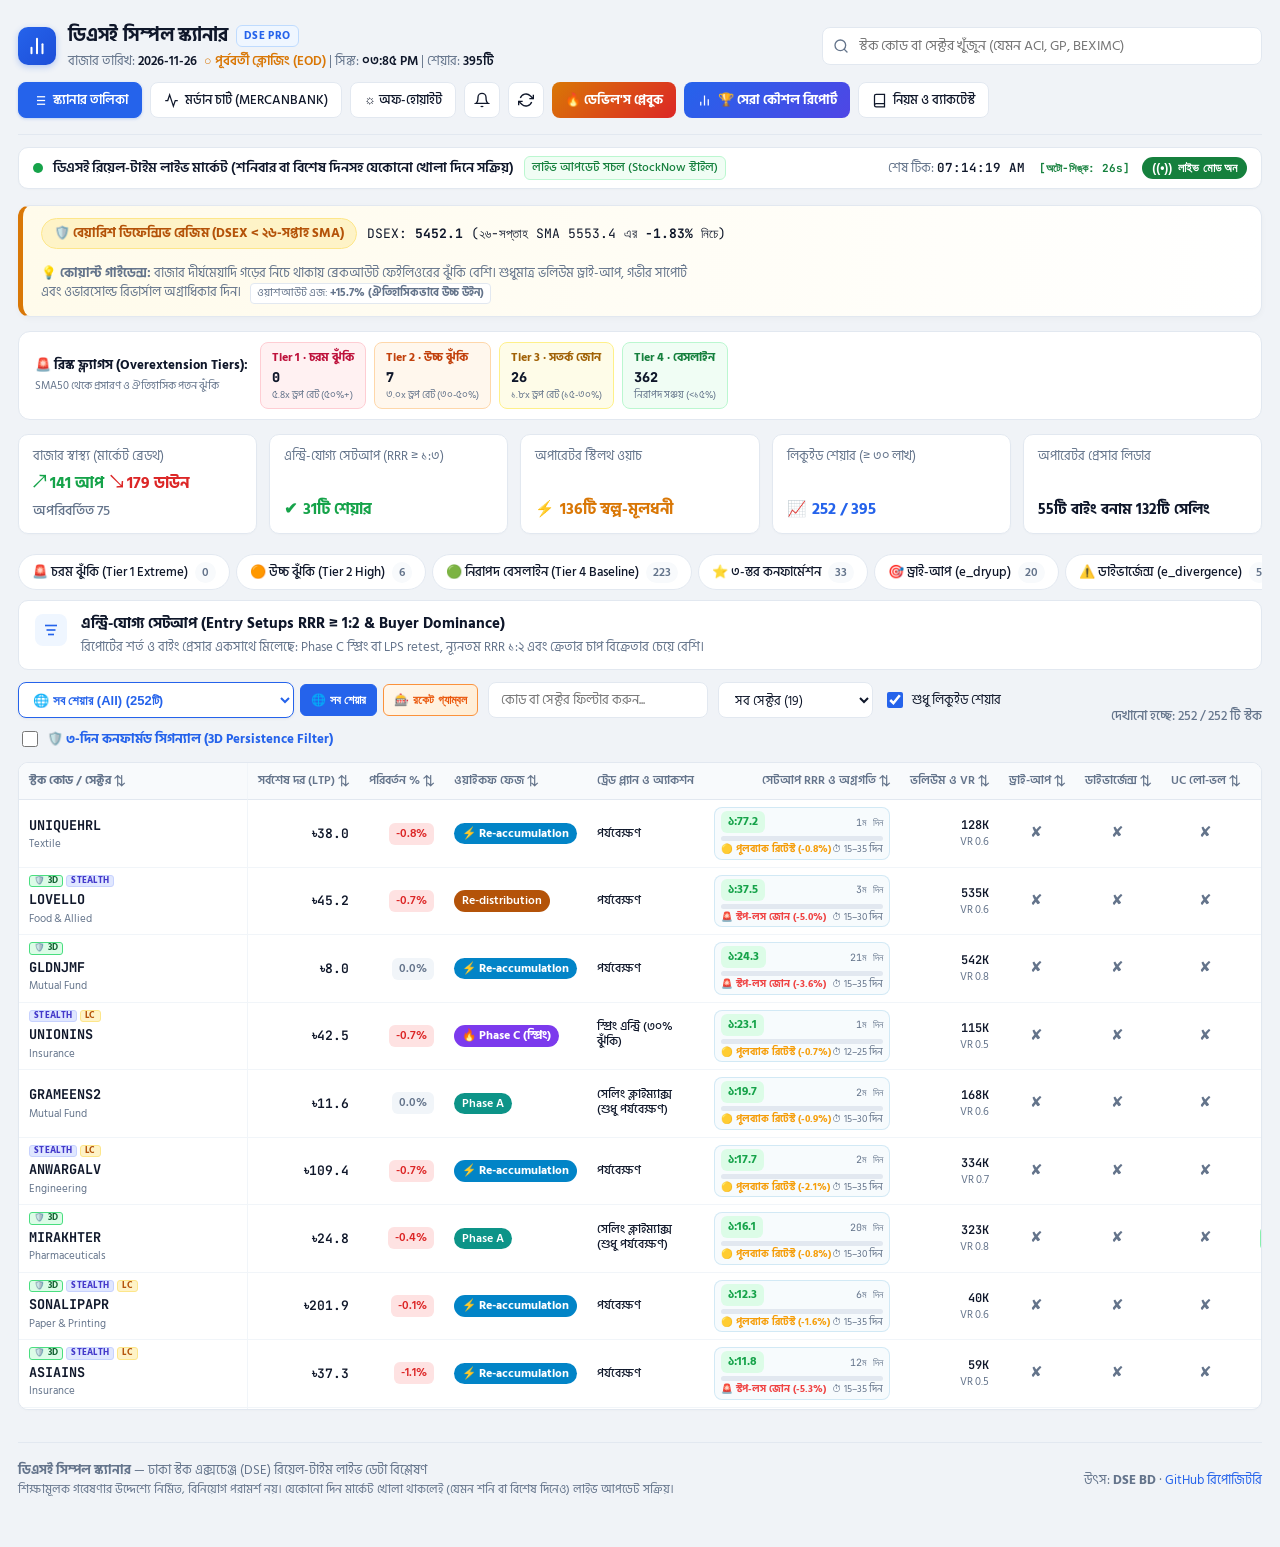
<file: docs/index.html>
<!DOCTYPE html>
<html lang="bn">
<head>
  <meta charset="utf-8">
  <meta name="viewport" content="width=device-width, initial-scale=1, viewport-fit=cover">
  <title>ডিএসই সিম্পল স্ক্যানার</title>
  <meta name="description" content="ঢাকা স্টক এক্সচেঞ্জ (DSE) রিয়েল-টাইম লাইভ ডেটা বিশ্লেষণ, ওয়াইকফ ফেজ, স্মার্ট মানি এবং বাইং/সেলিং প্রেসার স্ক্যানার।" />
  <meta property="og:title" content="ডিএসই সিম্পল স্ক্যানার" />
  <meta property="og:description" content="ঢাকা স্টক এক্সচেঞ্জ (DSE) রিয়েল-টাইম লাইভ ডেটা বিশ্লেষণ, ওয়াইকফ ফেজ, স্মার্ট মানি এবং বাইং/সেলিং প্রেসার স্ক্যানার।" />
  <meta property="og:type" content="website" />
  <meta name="twitter:card" content="summary_large_image" />
  <link rel="preconnect" href="https://fonts.googleapis.com">
  <link rel="preconnect" href="https://fonts.gstatic.com" crossorigin>
  <link href="https://fonts.googleapis.com/css2?family=Hind+Siliguri:wght@400;500;600;700&family=Tiro+Bangla:ital@0;1&family=JetBrains+Mono:wght@400;500;600&display=swap" rel="stylesheet">
  <style>
    :root {
      box-sizing: border-box;
      padding-top: env(safe-area-inset-top, 0px);
      padding-bottom: env(safe-area-inset-bottom, 0px);
      --bg: #f0f3f7;
      --card: #ffffff;
      --ink: #0f172a;
      --muted: #64748b;
      --line: #e2e8f0;
      --line-subtle: #f1f5f9;
      --head: #f8fafc;
      --accent: #2563eb;
      --accent-ink: #ffffff;
      --accent-soft: #eff6ff;
      --accent-border: #bfdbfe;
      --up: #16a34a;
      --up-soft: #dcfce7;
      --down: #dc2626;
      --down-soft: #fee2e2;
      --warn: #d97706;
      --warn-soft: #fef3c7;
      --flat: #64748b;
      --flat-soft: #f1f5f9;
      --pa: #0d9488;
      --pb: #0284c7;
      --pc: #7c3aed;
      --pd: #16a34a;
      --pe: #059669;
      --reacc: #10b981;
      --distribution: #d97706;
      --redist: #b45309;
      --markdown: #dc2626;
      --sma20: #ea580c;
      --sma50: #2563eb;
      --font-sans: 'Hind Siliguri', -apple-system, BlinkMacSystemFont, 'Segoe UI', Roboto, sans-serif;
      --font-mono: 'JetBrains Mono', ui-monospace, Menlo, Consolas, monospace;
    }

    :root[data-theme="light"] {
      --bg: #ffffff;
      --card: #ffffff;
      --head: #f8fafc;
      --line: #e5e7eb;
      --line-subtle: #f3f4f6;
    }

    :root[data-theme="dark"] {
      --bg: #090d16;
      --card: #111827;
      --ink: #f1f5f9;
      --muted: #94a3b8;
      --line: #1e293b;
      --line-subtle: #172033;
      --head: #162032;
      --accent: #3b82f6;
      --accent-soft: #1e293b;
      --accent-border: #2563eb;
      --up: #22c55e;
      --up-soft: #14532d33;
      --down: #ef4444;
      --down-soft: #7f1d1d33;
      --warn: #f59e0b;
      --warn-soft: #78350f33;
      --flat-soft: #1e293b;
    }

    *, *::before, *::after { box-sizing: inherit; }
    body {
      margin: 0;
      background: var(--bg);
      color: var(--ink);
      font-family: var(--font-sans);
      font-size: 14.5px;
      line-height: 1.5;
      font-variant-numeric: tabular-nums;
      -webkit-font-smoothing: antialiased;
    }

    .app-wrap {
      max-width: 1480px;
      margin: 0 auto;
      padding: 12px 18px 48px;
    }

    /* Top Bar */
    header.top-bar {
      display: flex;
      flex-wrap: wrap;
      align-items: center;
      justify-content: space-between;
      gap: 12px 20px;
      padding: 10px 0 16px;
      border-bottom: 1px solid var(--line);
    }
    .brand-group {
      display: flex;
      align-items: center;
      gap: 12px;
    }
    .brand-icon {
      width: 38px;
      height: 38px;
      background: linear-gradient(135deg, #2563eb, #1d4ed8);
      border-radius: 10px;
      display: flex;
      align-items: center;
      justify-content: center;
      color: #fff;
      box-shadow: 0 2px 6px rgba(37,99,235,0.3);
      flex-shrink: 0;
    }
    .brand-text h1 {
      margin: 0;
      font-size: 19px;
      font-weight: 700;
      display: flex;
      align-items: center;
      gap: 8px;
      letter-spacing: -0.01em;
    }
    .pro-badge {
      font-size: 10.5px;
      font-weight: 700;
      padding: 2px 7px;
      border-radius: 6px;
      background: var(--accent-soft);
      color: var(--accent);
      border: 1px solid var(--accent-border);
      letter-spacing: 0.04em;
    }
    .meta-subtitle {
      font-size: 12.5px;
      color: var(--muted);
      margin-top: 1px;
    }
    .meta-subtitle b {
      color: var(--ink);
      font-weight: 600;
    }

    .header-search {
      flex: 1 1 280px;
      max-width: 440px;
      position: relative;
    }
    .header-search input {
      width: 100%;
      height: 38px;
      padding: 6px 12px 6px 36px;
      border: 1px solid var(--line);
      border-radius: 8px;
      background: var(--card);
      color: var(--ink);
      font-family: inherit;
      font-size: 13.5px;
      outline: none;
      transition: border-color .15s, box-shadow .15s;
    }
    .header-search input:focus {
      border-color: var(--accent);
      box-shadow: 0 0 0 3px rgba(37,99,235,0.12);
    }
    .header-search svg {
      position: absolute;
      left: 11px;
      top: 50%;
      transform: translateY(-50%);
      color: var(--muted);
      pointer-events: none;
    }

    .header-actions {
      display: flex;
      align-items: center;
      gap: 8px;
      flex-wrap: wrap;
    }
    .btn {
      display: inline-flex;
      align-items: center;
      gap: 6px;
      font-family: inherit;
      font-size: 13px;
      font-weight: 500;
      padding: 7px 13px;
      height: 36px;
      border-radius: 8px;
      border: 1px solid var(--line);
      background: var(--card);
      color: var(--ink);
      cursor: pointer;
      transition: all .15s;
      white-space: nowrap;
    }
    .btn:hover {
      background: var(--head);
      border-color: #cbd5e1;
    }
    .btn.primary {
      background: var(--accent);
      color: var(--accent-ink);
      border-color: var(--accent);
      font-weight: 600;
      box-shadow: 0 1px 3px rgba(37,99,235,0.25);
    }
    .btn.primary:hover {
      filter: brightness(1.08);
    }
    .btn-icon-only {
      padding: 0;
      width: 36px;
      height: 36px;
      display: inline-flex;
      align-items: center;
      justify-content: center;
    }

    /* Live Market Strip */
    .live-strip {
      display: flex;
      flex-wrap: wrap;
      align-items: center;
      justify-content: space-between;
      gap: 10px 18px;
      background: var(--card);
      border: 1px solid var(--line);
      border-radius: 10px;
      padding: 8px 14px;
      margin: 12px 0 16px;
      box-shadow: 0 1px 2px rgba(0,0,0,0.02);
    }
    .live-left {
      display: flex;
      align-items: center;
      gap: 10px;
      font-size: 13.5px;
      font-weight: 600;
      flex-wrap: wrap;
    }
    .pulse-dot {
      width: 10px;
      height: 10px;
      border-radius: 50%;
      background: var(--up);
      box-shadow: 0 0 0 0 rgba(22, 163, 74, 0.7);
      animation: pulse 2s infinite;
      display: inline-block;
    }
    @keyframes pulse {
      0% { transform: scale(0.95); box-shadow: 0 0 0 0 rgba(22, 163, 74, 0.7); }
      70% { transform: scale(1); box-shadow: 0 0 0 6px rgba(22, 163, 74, 0); }
      100% { transform: scale(0.95); box-shadow: 0 0 0 0 rgba(22, 163, 74, 0); }
    }
    .live-tag {
      font-size: 11.5px;
      font-weight: 500;
      padding: 2px 7px;
      background: #f0fdf4;
      color: #15803d;
      border: 1px solid #bbf7d0;
      border-radius: 6px;
    }
    .live-right {
      display: flex;
      align-items: center;
      gap: 12px;
      font-size: 12.5px;
      color: var(--muted);
    }
    .live-clock {
      font-family: var(--font-mono);
      font-weight: 600;
      color: var(--ink);
    }
    .live-badge-btn {
      background: #15803d;
      color: #fff;
      border: none;
      padding: 4px 10px;
      border-radius: 999px;
      font-size: 12px;
      font-weight: 600;
      display: inline-flex;
      align-items: center;
      gap: 6px;
      cursor: pointer;
    }

    /* Top 5 KPI Cards */
    .kpi-grid {
      display: grid;
      grid-template-columns: repeat(5, 1fr);
      gap: 12px;
      margin-bottom: 16px;
    }
    @media (max-width: 1150px) {
      .kpi-grid { grid-template-columns: repeat(3, 1fr); }
    }
    @media (max-width: 740px) {
      .kpi-grid { grid-template-columns: 1fr 1fr; }
    }
    @media (max-width: 480px) {
      .kpi-grid { grid-template-columns: 1fr; }
    }

    .kpi-card {
      background: var(--card);
      border: 1px solid var(--line);
      border-radius: 10px;
      padding: 12px 14px;
      box-shadow: 0 1px 2px rgba(0,0,0,0.02);
      display: flex;
      flex-direction: column;
      justify-content: space-between;
      min-height: 84px;
    }
    .kpi-title {
      font-size: 12.5px;
      color: var(--muted);
      margin-bottom: 6px;
    }
    .kpi-val {
      font-size: 15.5px;
      font-weight: 700;
      display: flex;
      align-items: center;
      gap: 6px;
      flex-wrap: wrap;
    }
    .kpi-up { color: var(--up); }
    .kpi-down { color: var(--down); }
    .kpi-flat { color: var(--flat); font-size: 13.5px; font-weight: 500; }
    .kpi-amber { color: var(--warn); }
    .kpi-blue { color: var(--accent); }

    /* Tabs Bar */
    .tabs-bar {
      display: flex;
      gap: 6px;
      overflow-x: auto;
      padding: 4px 0 10px;
      scrollbar-width: thin;
      user-select: none;
    }
    .tab-pill {
      flex: 0 0 auto;
      display: inline-flex;
      align-items: center;
      gap: 7px;
      padding: 6px 13px;
      border-radius: 999px;
      border: 1px solid var(--line);
      background: var(--card);
      color: var(--ink);
      font-family: inherit;
      font-size: 13px;
      font-weight: 500;
      cursor: pointer;
      transition: all .15s;
      white-space: nowrap;
    }
    .tab-pill:hover {
      background: var(--head);
      border-color: #cbd5e1;
    }
    .tab-pill.active {
      background: var(--accent);
      color: #fff;
      border-color: var(--accent);
      font-weight: 600;
      box-shadow: 0 2px 5px rgba(37,99,235,0.25);
    }
    .tab-pill .pill-count {
      display: inline-flex;
      align-items: center;
      justify-content: center;
      padding: 1px 7px;
      border-radius: 999px;
      font-size: 11.5px;
      font-weight: 600;
      background: var(--head);
      color: var(--muted);
    }
    .tab-pill.active .pill-count {
      background: rgba(255,255,255,0.25);
      color: #fff;
    }

    /* Tab Context Box */
    .tab-context-box {
      background: var(--card);
      border: 1px solid var(--line);
      border-radius: 10px;
      padding: 12px 16px;
      margin-bottom: 12px;
      display: flex;
      align-items: flex-start;
      gap: 14px;
    }
    .tab-context-icon {
      width: 32px;
      height: 32px;
      border-radius: 8px;
      background: var(--accent-soft);
      color: var(--accent);
      display: flex;
      align-items: center;
      justify-content: center;
      flex-shrink: 0;
      margin-top: 1px;
    }
    .tab-context-content h3 {
      margin: 0 0 3px;
      font-size: 14.5px;
      font-weight: 700;
      color: var(--ink);
    }
    .tab-context-content p {
      margin: 0;
      font-size: 13px;
      color: var(--muted);
      line-height: 1.5;
    }

    /* Filter Row */
    .filter-row {
      display: flex;
      flex-wrap: wrap;
      align-items: center;
      justify-content: space-between;
      gap: 10px 16px;
      margin-bottom: 12px;
    }
    .filter-left {
      display: flex;
      flex-wrap: wrap;
      align-items: center;
      gap: 10px;
      flex: 1;
    }
    .filter-input {
      padding: 6px 12px;
      height: 36px;
      border: 1px solid var(--line);
      border-radius: 8px;
      background: var(--card);
      color: var(--ink);
      font-family: inherit;
      font-size: 13px;
      outline: none;
      min-width: 220px;
    }
    .filter-select {
      padding: 6px 12px;
      height: 36px;
      border: 1px solid var(--line);
      border-radius: 8px;
      background: var(--card);
      color: var(--ink);
      font-family: inherit;
      font-size: 13px;
      outline: none;
      cursor: pointer;
    }
    .filter-chk {
      display: inline-flex;
      align-items: center;
      gap: 6px;
      font-size: 13px;
      color: var(--ink);
      cursor: pointer;
      user-select: none;
    }
    .filter-chk input {
      width: 16px;
      height: 16px;
      accent-color: var(--accent);
      cursor: pointer;
    }
    .filter-count {
      font-size: 12.5px;
      color: var(--muted);
      font-weight: 500;
      white-space: nowrap;
    }

    /* Table Container */
    .table-container {
      background: var(--card);
      border: 1px solid var(--line);
      border-radius: 10px;
      overflow-x: auto;
      max-height: 72vh;
      box-shadow: 0 1px 3px rgba(0,0,0,0.02);
    }
    table.scan-table {
      width: 100%;
      border-collapse: separate;
      border-spacing: 0;
      font-size: 13px;
    }
    table.scan-table th {
      position: sticky;
      top: 0;
      background: var(--head);
      color: var(--muted);
      font-size: 12px;
      font-weight: 600;
      padding: 9px 10px;
      text-align: right;
      border-bottom: 1px solid var(--line);
      white-space: nowrap;
      user-select: none;
      cursor: pointer;
      z-index: 2;
    }
    table.scan-table th.th-left, table.scan-table td.td-left {
      text-align: left;
    }
    table.scan-table th:hover {
      color: var(--ink);
    }
    table.scan-table th.th-sym, table.scan-table td.td-sym {
      position: sticky;
      left: 0;
      background: var(--card);
      z-index: 1;
      text-align: left;
      font-weight: 700;
      border-right: 1px solid var(--line-subtle);
    }
    table.scan-table th.th-sym {
      background: var(--head);
      z-index: 3;
    }
    table.scan-table tr:hover td {
      background: var(--head);
    }
    table.scan-table tr:hover td.td-sym {
      background: var(--head);
    }
    table.scan-table td {
      padding: 7px 10px;
      text-align: right;
      border-bottom: 1px solid var(--line-subtle);
      white-space: nowrap;
    }

    .sym-code {
      font-family: var(--font-mono);
      font-size: 13.5px;
      font-weight: 700;
      color: var(--ink);
      cursor: pointer;
      display: inline-flex;
      align-items: center;
      gap: 5px;
    }
    .sym-code:hover {
      color: var(--accent);
      text-decoration: underline;
    }
    .sym-sector {
      font-size: 11px;
      color: var(--muted);
      font-weight: 400;
      display: block;
    }
    .sym-tags {
      display: flex;
      align-items: center;
      gap: 3px;
      margin-bottom: 2px;
      line-height: 1;
    }
    .badge-tag {
      font-size: 8.5px;
      font-weight: 700;
      padding: 1px 4px;
      border-radius: 3px;
      display: inline-block;
      vertical-align: middle;
      text-transform: uppercase;
      letter-spacing: 0.3px;
    }
    .tag-lc { background: #fef3c7; color: #b45309; border: 1px solid #fde68a; }
    .tag-stealth { background: #e0e7ff; color: #4338ca; border: 1px solid #c7d2fe; }
    .tag-z { background: #fee2e2; color: #b91c1c; border: 1px solid #fecaca; }
    :root[data-theme="dark"] .tag-lc { background: rgba(245, 158, 11, 0.15); color: #fbbf24; border: 1px solid rgba(245, 158, 11, 0.3); }
    :root[data-theme="dark"] .tag-stealth { background: rgba(99, 102, 241, 0.18); color: #a5b4fc; border: 1px solid rgba(99, 102, 241, 0.35); }
    :root[data-theme="dark"] .tag-z { background: rgba(239, 68, 68, 0.18); color: #fca5a5; border: 1px solid rgba(239, 68, 68, 0.3); }

    .price-chg {
      display: inline-flex;
      align-items: center;
      gap: 2px;
      padding: 2px 7px;
      border-radius: 6px;
      font-size: 12px;
      font-weight: 600;
    }
    .chg-up { background: var(--up-soft); color: var(--up); }
    .chg-down { background: var(--down-soft); color: var(--down); }
    .chg-flat { background: var(--flat-soft); color: var(--flat); }

    .phase-badge {
      display: inline-flex;
      align-items: center;
      gap: 5px;
      padding: 2px 8px;
      border-radius: 999px;
      font-size: 11.5px;
      font-weight: 600;
      color: #fff;
    }

    .plan-chip {
      font-size: 11.5px;
      font-weight: 500;
      color: var(--ink);
      white-space: normal;
      max-width: 160px;
      line-height: 1.3;
      display: inline-block;
      text-align: left;
    }

    .rrr-badge {
      font-size: 12px;
      font-weight: 700;
      padding: 2px 7px;
      border-radius: 6px;
      background: var(--head);
      color: var(--muted);
    }
    .rrr-good {
      background: var(--up-soft);
      color: var(--up);
    }

    .pressure-meter {
      display: inline-flex;
      flex-direction: column;
      align-items: flex-end;
      gap: 3px;
    }
    .pressure-bar-wrap {
      width: 70px;
      height: 6px;
      background: #e2e8f0;
      border-radius: 3px;
      overflow: hidden;
      display: flex;
    }
    .pressure-bar-buy {
      background: var(--up);
      height: 100%;
    }
    .pressure-bar-sell {
      background: var(--down);
      height: 100%;
    }
    .pressure-text {
      font-size: 11.5px;
      font-weight: 600;
    }

    .btn-chart-row {
      padding: 3px 8px;
      height: 26px;
      font-size: 11.5px;
      border-radius: 6px;
      background: var(--head);
      border: 1px solid var(--line);
      color: var(--accent);
      cursor: pointer;
      display: inline-flex;
      align-items: center;
      gap: 4px;
      font-weight: 600;
    }
    .btn-chart-row:hover {
      background: var(--accent-soft);
      border-color: var(--accent-border);
    }

    
    .btn-ai-audit-btn {
      background: linear-gradient(135deg, #fef3c7, #fef9c3) !important;
      color: #b45309 !important;
      border: 1px solid #f59e0b !important;
      font-weight: 700 !important;
      cursor: pointer;
    }
    .btn-ai-audit-btn:hover {
      background: linear-gradient(135deg, #fde68a, #fef08a) !important;
      border-color: #d97706 !important;
    }
    .sub-filter-row {
      display: flex;
      align-items: center;
      gap: 8px;
      padding: 8px 12px;
      background: rgba(2, 132, 199, 0.06);
      border: 1px solid rgba(2, 132, 199, 0.2);
      border-radius: 10px;
      margin-bottom: 12px;
      font-size: 12px;
    }
    .sub-filter-btn {
      padding: 4px 10px;
      border-radius: 6px;
      font-size: 11.5px;
      font-weight: 600;
      border: 1px solid var(--border);
      background: var(--card);
      color: var(--text);
      cursor: pointer;
      transition: all 0.15s;
    }
    .sub-filter-btn.active {
      background: var(--accent);
      color: #fff;
      border-color: var(--accent);
    }

    
    /* Volume Analysis & Vibrant Chart Styles */
    .btn-vol-analysis {
      background: linear-gradient(135deg, #0284c7, #2563eb) !important;
      color: #fff !important;
      border: 1px solid #0369a1 !important;
      font-weight: 700 !important;
      display: inline-flex;
      align-items: center;
      gap: 5px;
      height: 28px;
      padding: 2px 10px;
      font-size: 11.5px;
      border-radius: 6px;
      cursor: pointer;
      box-shadow: 0 2px 4px rgba(37, 99, 235, 0.2);
      transition: all 0.2s;
    }
    .btn-vol-analysis:hover, .btn-vol-analysis.active {
      background: linear-gradient(135deg, #0369a1, #1d4ed8) !important;
      box-shadow: 0 0 10px rgba(37, 99, 235, 0.4);
    }
    .vol-pulse-dot {
      width: 8px;
      height: 8px;
      border-radius: 50%;
      background: #10b981;
      display: inline-block;
      box-shadow: 0 0 8px #10b981;
    }
    .volume-analysis-card {
      background: linear-gradient(135deg, rgba(2, 132, 199, 0.04), rgba(37, 99, 235, 0.08));
      border: 1px solid rgba(2, 132, 199, 0.25);
      border-radius: 12px;
      padding: 12px 16px;
      margin-bottom: 12px;
      animation: fadeIn 0.3s ease;
    }
    .vol-panel-header {
      display: flex;
      justify-content: space-between;
      align-items: center;
      margin-bottom: 10px;
      font-size: 13px;
    }
    .vsa-badge {
      display: inline-block;
      padding: 3px 10px;
      border-radius: 20px;
      font-size: 11px;
      font-weight: 700;
      background: #10b981;
      color: #fff;
      box-shadow: 0 2px 6px rgba(16, 185, 129, 0.25);
    }
    .vol-grid-metrics {
      display: grid;
      grid-template-columns: repeat(auto-fit, minmax(130px, 1fr));
      gap: 8px;
      margin-bottom: 8px;
    }
    .vol-metric-box {
      background: var(--card);
      border: 1px solid var(--border);
      border-radius: 8px;
      padding: 6px 10px;
      font-size: 11px;
      line-height: 1.4;
    }
    .vol-metric-box span {
      color: var(--muted);
      display: block;
      font-size: 10px;
    }
    .vol-metric-box b {
      font-family: var(--font-mono);
      font-size: 12.5px;
      color: var(--text);
    }
    .vol-vsa-commentary {
      font-size: 12px;
      color: var(--text);
      line-height: 1.45;
      background: var(--card);
      border: 1px dashed rgba(2, 132, 199, 0.3);
      border-radius: 8px;
      padding: 8px 12px;
    }
    .chart-tooltip-box {
      position: absolute;
      pointer-events: none;
      background: rgba(15, 23, 42, 0.92);
      color: #fff;
      backdrop-filter: blur(8px);
      border: 1px solid rgba(255, 255, 255, 0.15);
      border-radius: 8px;
      padding: 8px 12px;
      font-family: var(--font-mono);
      font-size: 11px;
      box-shadow: 0 10px 25px rgba(0, 0, 0, 0.3);
      z-index: 100;
      display: none;
      white-space: nowrap;
    }

    
    /* Mobile-first Chart Modal, Stock Search & POC */
    .modal-overlay {
      position: fixed;
      inset: 0;
      background: rgba(15, 23, 42, 0.75);
      backdrop-filter: blur(5px);
      z-index: 100;
      display: none;
      align-items: center;
      justify-content: center;
      padding: 12px;
    }
    @media (max-width: 640px) {
      .modal-overlay {
        padding: 4px;
        align-items: flex-end;
      }
      .modal-container {
        max-height: 96vh !important;
        border-radius: 16px 16px 0 0 !important;
      }
      .modal-header {
        padding: 10px 12px !important;
        flex-wrap: wrap !important;
        position: relative !important;
      }
      .modal-close-prominent {
        position: absolute !important;
        top: 8px !important;
        right: 8px !important;
        z-index: 10 !important;
      }
    }
    .modal-close-prominent {
      display: inline-flex;
      align-items: center;
      justify-content: center;
      gap: 5px;
      padding: 6px 12px;
      background: #fee2e2;
      color: #991b1b;
      border: 1px solid #f87171;
      border-radius: 8px;
      font-weight: 700;
      font-size: 13px;
      cursor: pointer;
      transition: all 0.15s ease;
      min-height: 38px;
    }
    .modal-close-prominent:hover {
      background: #fecaca;
      border-color: #ef4444;
      transform: scale(1.02);
    }
    .modal-search-box-wrap {
      position: relative;
      flex: 1;
      min-width: 170px;
      max-width: 320px;
    }
    .modal-search-input {
      width: 100%;
      height: 36px;
      padding: 4px 10px 4px 30px;
      border-radius: 8px;
      border: 1px solid var(--line);
      background: var(--card);
      color: var(--text);
      font-size: 12.5px;
      font-weight: 600;
      outline: none;
      transition: border-color 0.2s;
    }
    .modal-search-input:focus {
      border-color: var(--accent);
      box-shadow: 0 0 0 3px rgba(37, 99, 235, 0.15);
    }
    .modal-search-icon {
      position: absolute;
      left: 8px;
      top: 50%;
      transform: translateY(-50%);
      pointer-events: none;
      color: var(--muted);
      font-size: 12px;
    }
    .modal-search-dropdown {
      position: absolute;
      top: calc(100% + 4px);
      left: 0;
      right: 0;
      background: var(--card);
      border: 1px solid var(--line);
      border-radius: 8px;
      box-shadow: 0 10px 25px rgba(0,0,0,0.2);
      max-height: 240px;
      overflow-y: auto;
      z-index: 120;
    }
    .modal-search-item {
      padding: 8px 12px;
      display: flex;
      justify-content: space-between;
      align-items: center;
      border-bottom: 1px solid var(--line);
      cursor: pointer;
      font-size: 12px;
      transition: background 0.1s;
    }
    .modal-search-item:last-child {
      border-bottom: none;
    }
    .modal-search-item:hover {
      background: var(--accent-soft);
    }
    .modal-quick-chips {
      display: flex;
      align-items: center;
      gap: 6px;
      overflow-x: auto;
      padding: 4px 0;
      scrollbar-width: none;
    }
    .modal-quick-chips::-webkit-scrollbar {
      display: none;
    }
    .modal-quick-chip {
      padding: 3px 8px;
      border-radius: 6px;
      background: var(--head);
      border: 1px solid var(--line);
      font-size: 11px;
      font-weight: 700;
      font-family: var(--font-mono);
      cursor: pointer;
      white-space: nowrap;
      transition: all 0.15s;
    }
    .modal-quick-chip:hover, .modal-quick-chip.active {
      background: var(--accent);
      color: #fff;
      border-color: var(--accent);
    }
    .modal-mobile-bottom-bar {
      display: none;
      padding: 10px 14px;
      background: var(--head);
      border-top: 1px solid var(--line);
      text-align: center;
    }
    @media (max-width: 640px) {
      .modal-mobile-bottom-bar {
        display: block;
      }
    }
    .btn-mobile-bottom-close {
      width: 100%;
      height: 40px;
      background: #fee2e2;
      color: #991b1b;
      border: 1px solid #f87171;
      border-radius: 8px;
      font-weight: 700;
      font-size: 13.5px;
      cursor: pointer;
    }

    
    /* Mobile Category Dropdown Selector */
    .category-select-wrap {
      display: flex;
      align-items: center;
      gap: 6px;
      margin-bottom: 8px;
    }
    .category-select-pill {
      height: 36px;
      border-radius: 8px;
      border: 1px solid var(--accent);
      background: var(--card);
      color: var(--accent);
      font-weight: 700;
      font-size: 13px;
      padding: 4px 10px;
      outline: none;
      cursor: pointer;
      box-shadow: 0 1px 3px rgba(0,0,0,0.06);
      flex: 1;
      max-width: 320px;
    }
    .category-select-pill:focus {
      box-shadow: 0 0 0 3px rgba(37, 99, 235, 0.2);
    }
    .btn-view-all-stocks {
      height: 32px;
      padding: 2px 10px;
      font-size: 12px;
      font-weight: 700;
      background: var(--head);
      border: 1px solid var(--line);
      border-radius: 6px;
      cursor: pointer;
      display: inline-flex;
      align-items: center;
      gap: 4px;
      white-space: nowrap;
      transition: all 0.15s;
    }
    .btn-view-all-stocks:hover, .btn-view-all-stocks.active {
      background: var(--accent);
      color: #fff;
      border-color: var(--accent);
    }

    
    /* Rocket Gamble Styling */
    .btn-rocket-toggle {
      background: linear-gradient(135deg, #fff7ed, #ffedd5) !important;
      color: #ea580c !important;
      border: 1px solid #fb923c !important;
      font-weight: 700 !important;
      cursor: pointer;
    }
    .btn-rocket-toggle:hover, .btn-rocket-toggle.active {
      background: linear-gradient(135deg, #ea580c, #dc2626) !important;
      color: #fff !important;
      border-color: #ea580c !important;
      box-shadow: 0 0 10px rgba(234, 88, 12, 0.4);
    }
    .th-rocket {
      background: linear-gradient(135deg, rgba(234, 88, 12, 0.08), rgba(220, 38, 38, 0.06)) !important;
      color: #ea580c !important;
      font-weight: 700 !important;
      white-space: nowrap;
    }

    
    /* Target Progress & Horizon Styles */
    .progress-cell-wrap {
      display: flex;
      flex-direction: column;
      gap: 2px;
      min-width: 135px;
      padding: 3px 6px;
      background: rgba(2, 132, 199, 0.03);
      border: 1px solid rgba(2, 132, 199, 0.15);
      border-radius: 8px;
      text-align: left;
    }
    .progress-bar-bg {
      width: 100%;
      height: 5px;
      background: #e2e8f0;
      border-radius: 4px;
      overflow: hidden;
      margin: 1px 0;
    }
    .progress-bar-fill {
      height: 100%;
      border-radius: 4px;
      transition: width 0.3s ease;
    }
    .ai-prog-card {
      background: linear-gradient(135deg, rgba(2, 132, 199, 0.04), rgba(16, 185, 129, 0.06));
      border: 1px solid rgba(2, 132, 199, 0.25);
      border-radius: 12px;
      padding: 12px 14px;
      margin-bottom: 2px;
    }

    
    /* Top 3 Elite Spotlight Grid */
    .top3-spotlight-wrap {
      display: grid;
      grid-template-columns: repeat(auto-fit, minmax(280px, 1fr));
      gap: 12px;
      margin-bottom: 14px;
    }
    .top3-card {
      background: var(--card);
      border: 1px solid var(--border);
      border-radius: 12px;
      padding: 12px 14px;
      display: flex;
      flex-direction: column;
      gap: 8px;
      box-shadow: 0 4px 12px rgba(0,0,0,0.04);
      position: relative;
      overflow: hidden;
      transition: transform 0.2s, box-shadow 0.2s;
    }
    .top3-card:hover {
      transform: translateY(-2px);
      box-shadow: 0 6px 16px rgba(0,0,0,0.08);
    }
    .top3-card-rank1 {
      border: 1.5px solid #f59e0b;
      background: linear-gradient(135deg, rgba(245, 158, 11, 0.05), rgba(251, 191, 36, 0.02));
    }
    .top3-card-rank2 {
      border: 1.5px solid #0284c7;
      background: linear-gradient(135deg, rgba(2, 132, 199, 0.05), rgba(56, 189, 248, 0.02));
    }
    .top3-card-rank3 {
      border: 1.5px solid #10b981;
      background: linear-gradient(135deg, rgba(16, 185, 129, 0.05), rgba(52, 211, 153, 0.02));
    }
    .badge-rank {
      font-size: 11px;
      font-weight: 800;
      padding: 2px 8px;
      border-radius: 12px;
      display: inline-flex;
      align-items: center;
      gap: 4px;
    }

    
    .tag-3d {
      background: #dcfce7 !important;
      color: #166534 !important;
      border: 1px solid #4ade80 !important;
      font-weight: 700;
    }
    .tag-spike {
      background: linear-gradient(135deg, #ea580c, #dc2626) !important;
      color: #fff !important;
      border: 1px solid #ea580c !important;
      font-weight: 800;
    }
    .tag-circuit {
      background: #fee2e2 !important;
      color: #991b1b !important;
      border: 1px solid #f87171 !important;
      font-weight: 700;
    }
    .quant-4layer-box {
      background: linear-gradient(135deg, rgba(124, 58, 237, 0.04), rgba(2, 132, 199, 0.05));
      border: 1px solid rgba(124, 58, 237, 0.25);
      border-radius: 12px;
      padding: 10px 14px;
      font-size: 11.5px;
      line-height: 1.5;
    }

    .empty-state {
      padding: 48px 16px;
      text-align: center;
      color: var(--muted);
      font-size: 14.5px;
    }

    /* Modern Candlestick Chart Modal */
    .modal-overlay {
      position: fixed;
      inset: 0;
      background: rgba(15, 23, 42, 0.65);
      backdrop-filter: blur(4px);
      z-index: 100;
      display: none;
      align-items: center;
      justify-content: center;
      padding: 16px;
    }
    .modal-overlay.open {
      display: flex;
    }
    .modal-container {
      background: var(--card);
      border: 1px solid var(--line);
      border-radius: 14px;
      width: 100%;
      max-width: 1060px;
      max-height: 92vh;
      display: flex;
      flex-direction: column;
      box-shadow: 0 20px 40px rgba(0,0,0,0.25);
      overflow: hidden;
    }
    .modal-header {
      padding: 14px 20px;
      border-bottom: 1px solid var(--line);
      display: flex;
      align-items: center;
      justify-content: space-between;
      gap: 12px;
      background: var(--head);
    }
    .modal-header-left {
      display: flex;
      align-items: center;
      gap: 12px;
    }
    .modal-body {
      padding: 16px 20px;
      overflow-y: auto;
      flex: 1;
    }
    .chart-controls {
      display: flex;
      flex-wrap: wrap;
      align-items: center;
      justify-content: space-between;
      gap: 10px;
      margin-bottom: 12px;
    }
    .chart-stats-strip {
      display: grid;
      grid-template-columns: repeat(auto-fit, minmax(130px, 1fr));
      gap: 10px;
      padding: 10px 14px;
      background: var(--head);
      border: 1px solid var(--line);
      border-radius: 8px;
      margin-bottom: 14px;
      font-size: 12.5px;
    }
    .chart-stats-strip div span {
      display: block;
      color: var(--muted);
      font-size: 11px;
    }
    .chart-stats-strip div b {
      font-size: 14px;
      font-weight: 600;
    }

    /* Rules & Backtest Drawer */
    .drawer-overlay {
      position: fixed;
      inset: 0;
      background: rgba(15, 23, 42, 0.65);
      backdrop-filter: blur(3px);
      z-index: 90;
      display: none;
      justify-content: flex-end;
    }
    .drawer-overlay.open {
      display: flex;
    }
    .drawer-panel {
      width: 100%;
      max-width: 860px;
      background: var(--card);
      height: 100%;
      overflow-y: auto;
      padding: 24px;
      box-shadow: -4px 0 24px rgba(0,0,0,0.15);
      display: flex;
      flex-direction: column;
    }

    /* Footer */
    footer.app-footer {
      margin-top: 32px;
      padding-top: 18px;
      border-top: 1px solid var(--line);
      font-size: 12.5px;
      color: var(--muted);
      display: flex;
      flex-wrap: wrap;
      align-items: center;
      justify-content: space-between;
      gap: 10px;
    }
    footer.app-footer a {
      color: var(--accent);
      text-decoration: none;
    }
    footer.app-footer a:hover {
      text-decoration: underline;
    }

    /* Sympathy Play Engine Styles */
    .sympathy-engine-wrap {
      display: flex;
      flex-direction: column;
      gap: 16px;
      margin-top: 14px;
      margin-bottom: 24px;
    }
    .sympathy-header-banner {
      padding: 14px 18px;
      border-radius: 12px;
      border: 1px solid #c084fc;
      background: linear-gradient(135deg, rgba(168,85,247,0.1), rgba(99,102,241,0.06));
      display: flex;
      align-items: center;
      justify-content: space-between;
      flex-wrap: wrap;
      gap: 12px;
    }
    .sympathy-grid {
      display: grid;
      grid-template-columns: repeat(auto-fill, minmax(360px, 1fr));
      gap: 16px;
    }
    .sympathy-sector-card {
      background: var(--card);
      border: 1px solid var(--line);
      border-radius: 12px;
      padding: 16px;
      display: flex;
      flex-direction: column;
      gap: 12px;
      box-shadow: 0 1px 3px rgba(0,0,0,0.04);
      transition: transform 0.15s, border-color 0.15s;
    }
    .sympathy-sector-card:hover {
      border-color: #c084fc;
    }
    .sympathy-item-row {
      display: flex;
      align-items: center;
      justify-content: space-between;
      gap: 12px;
      padding: 10px 12px;
      border-radius: 8px;
      cursor: pointer;
      transition: transform 0.1s, background-color 0.15s, border-color 0.15s;
    }
    .sympathy-item-row:hover {
      transform: translateY(-1px);
    }
    .sympathy-leader-box {
      background: rgba(245, 158, 11, 0.08);
      border: 1px solid rgba(245, 158, 11, 0.35);
    }
    .sympathy-leader-box:hover {
      background: rgba(245, 158, 11, 0.14);
    }
    .sympathy-runner-box {
      background: rgba(147, 51, 234, 0.07);
      border: 1.5px solid rgba(147, 51, 234, 0.4);
      box-shadow: 0 1px 4px rgba(147, 51, 234, 0.08);
    }
    .sympathy-runner-box:hover {
      background: rgba(147, 51, 234, 0.12);
    }
    .sympathy-sub-box {
      background: var(--head);
      border: 1px solid var(--line);
    }
    .sympathy-sub-box:hover {
      background: var(--line-subtle);
    }

    /* Automation Highlighting */
    .auto-entry-highlight {
      background: rgba(34, 197, 94, 0.15) !important;
      border: 2px solid #22c55e !important;
    }
    .flash-alert {
      animation: flash 1s infinite;
    }
    @keyframes flash {
      0% { opacity: 1; }
      50% { opacity: 0.5; }
      100% { opacity: 1; }
    }
  
    /* DSE Analyst Quant Model Styles */
    .market-regime-strip {
      display: flex;
      align-items: center;
      justify-content: space-between;
      gap: 16px;
      padding: 12px 18px;
      border-radius: 12px;
      margin: 14px 0;
      background: var(--card);
      border: 1px solid var(--line);
      box-shadow: 0 2px 6px rgba(0,0,0,0.03);
      flex-wrap: wrap;
    }
    .market-regime-strip.regime-defense {
      border-left: 5px solid #d97706;
      background: linear-gradient(90deg, #fffbeb, #ffffff);
    }
    .market-regime-strip.regime-bull {
      border-left: 5px solid #16a34a;
      background: linear-gradient(90deg, #f0fdf4, #ffffff);
    }
    .mrs-left {
      display: flex;
      align-items: center;
      gap: 10px;
      flex-wrap: wrap;
    }
    .mrs-badge {
      display: inline-flex;
      align-items: center;
      gap: 6px;
      padding: 5px 12px;
      border-radius: 20px;
      font-size: 13px;
      font-weight: 700;
    }
    .mrs-badge.defense {
      background: #fef3c7;
      color: #b45309;
      border: 1px solid #fde68a;
    }
    .mrs-badge.bull {
      background: #dcfce7;
      color: #15803d;
      border: 1px solid #bbf7d0;
    }
    .mrs-dsex {
      font-family: var(--font-mono);
      font-size: 13px;
      color: var(--ink);
    }
    .mrs-right {
      font-size: 12.5px;
      color: var(--muted);
      line-height: 1.4;
      max-width: 650px;
    }

    .risk-tiers-strip {
      display: flex;
      align-items: center;
      gap: 12px;
      padding: 10px 16px;
      background: var(--card);
      border: 1px solid var(--line);
      border-radius: 12px;
      margin-bottom: 14px;
      flex-wrap: wrap;
    }
    .rts-title {
      display: flex;
      flex-direction: column;
      gap: 2px;
      font-size: 13px;
      color: var(--ink);
      font-weight: 700;
    }
    .rts-sub {
      font-size: 11px;
      color: var(--muted);
      font-weight: 400;
    }
    .rts-chips {
      display: flex;
      align-items: center;
      gap: 8px;
      flex-wrap: wrap;
    }
    .rts-chip {
      display: inline-flex;
      flex-direction: column;
      align-items: flex-start;
      padding: 5px 11px;
      border-radius: 8px;
      border: 1px solid var(--line);
      background: var(--head);
      cursor: pointer;
      transition: all 0.15s ease;
      font-family: var(--font-sans);
      text-align: left;
    }
    .rts-chip:hover {
      transform: translateY(-1px);
      box-shadow: 0 2px 4px rgba(0,0,0,0.06);
    }
    .rts-chip.tier-extreme { border-color: #fecdd3; background: #fff1f2; }
    .rts-chip.tier-extreme:hover { border-color: #e11d48; }
    .rts-chip.tier-high { border-color: #fed7aa; background: #fff7ed; }
    .rts-chip.tier-high:hover { border-color: #ea580c; }
    .rts-chip.tier-elevated { border-color: #fef08a; background: #fefce8; }
    .rts-chip.tier-elevated:hover { border-color: #ca8a04; }
    .rts-chip.tier-baseline { border-color: #bbf7d0; background: #f0fdf4; }
    .rts-chip.tier-baseline:hover { border-color: #16a34a; }
    .rts-pill { font-size: 11.5px; font-weight: 700; }
    .tier-extreme .rts-pill { color: #be123c; }
    .tier-high .rts-pill { color: #c2410c; }
    .tier-elevated .rts-pill { color: #a16207; }
    .tier-baseline .rts-pill { color: #15803d; }
    .rts-count { font-family: var(--font-mono); font-size: 13.5px; font-weight: 800; color: var(--ink); margin-top: 1px; }
    .rts-drop { font-size: 10px; color: var(--muted); margin-top: 1px; }

    .badge-risk {
      display: inline-block;
      padding: 3px 7px;
      border-radius: 6px;
      font-size: 11px;
      font-weight: 700;
      font-family: var(--font-mono);
      text-align: center;
      white-space: nowrap;
    }
    .badge-risk-1 { background: #fee2e2; color: #b91c1c; border: 1px solid #f87171; }
    .badge-risk-2 { background: #ffedd5; color: #c2410c; border: 1px solid #fb923c; }
    .badge-risk-3 { background: #fef9c3; color: #a16207; border: 1px solid #facc15; }
    .badge-risk-4 { background: #dcfce7; color: #15803d; border: 1px solid #86efac; }

    .badge-conf {
      display: inline-block;
      padding: 2.5px 7px;
      border-radius: 5px;
      font-size: 11px;
      font-weight: 600;
      white-space: nowrap;
    }
    .badge-conf-3 { background: #ede9fe; color: #6d28d9; border: 1px solid #c4b5fd; font-weight: 700; }
    .badge-conf-2 { background: #e0f2fe; color: #0369a1; border: 1px solid #7dd3fc; }
    .badge-conf-1 { background: #f1f5f9; color: #475569; border: 1px solid #cbd5e1; }

  </style>
</head>
<body>
<div class="app-wrap">

  <!-- Top Bar -->
  <header class="top-bar">
    <div class="brand-group">
      <div class="brand-icon">
        <svg width="22" height="22" viewBox="0 0 24 24" fill="none" stroke="currentColor" stroke-width="2.2" stroke-linecap="round" stroke-linejoin="round">
          <line x1="18" y1="20" x2="18" y2="10"></line>
          <line x1="12" y1="20" x2="12" y2="4"></line>
          <line x1="6" y1="20" x2="6" y2="14"></line>
        </svg>
      </div>
      <div class="brand-text">
        <h1>ডিএসই সিম্পল স্ক্যানার <span class="pro-badge">DSE PRO</span></h1>
        <div class="meta-subtitle" id="topMeta">বাজার তারিখ: <b>2026-10-15</b> | শেয়ার: <b>৩৯৬টি</b></div>
      </div>
    </div>

    <div class="header-search">
      <svg width="16" height="16" viewBox="0 0 24 24" fill="none" stroke="currentColor" stroke-width="2" stroke-linecap="round" stroke-linejoin="round">
        <circle cx="11" cy="11" r="8"></circle>
        <line x1="21" y1="21" x2="16.65" y2="16.65"></line>
      </svg>
      <input type="search" id="topSearch" placeholder="স্টক কোড বা সেক্টর খুঁজুন (যেমন ACI, GP, BEXIMC)" autocomplete="off">
    </div>

    <div class="header-actions">
      <button class="btn primary" id="btnScannerList">
        <svg width="15" height="15" viewBox="0 0 24 24" fill="none" stroke="currentColor" stroke-width="2"><line x1="8" y1="6" x2="21" y2="6"></line><line x1="8" y1="12" x2="21" y2="12"></line><line x1="8" y1="18" x2="21" y2="18"></line><line x1="3" y1="6" x2="3.01" y2="6"></line><line x1="3" y1="12" x2="3.01" y2="12"></line><line x1="3" y1="18" x2="3.01" y2="18"></line></svg>
        স্ক্যানার তালিকা
      </button>
      <button class="btn" id="btnHeroChart">
        <svg width="15" height="15" viewBox="0 0 24 24" fill="none" stroke="currentColor" stroke-width="2"><polyline points="22 12 18 12 15 21 9 3 6 12 2 12"></polyline></svg>
        <span id="heroChartSym">মর্ডান চার্ট (MERCANBANK)</span>
      </button>
      <button class="btn" id="btnTheme">
        <span id="themeLabel">☼ অফ-হোয়াইট</span>
      </button>
      <button class="btn btn-icon-only" id="btnBell" title="নোটিফিকেশন ও অ্যালার্ট">
        <svg width="16" height="16" viewBox="0 0 24 24" fill="none" stroke="currentColor" stroke-width="2"><path d="M18 8A6 6 0 0 0 6 8c0 7-3 9-3 9h18s-3-2-3-9"></path><path d="M13.73 21a2 2 0 0 1-3.46 0"></path></svg>
      </button>
      <button class="btn btn-icon-only" id="btnRefresh" title="রিফ্রেশ">
        <svg width="16" height="16" viewBox="0 0 24 24" fill="none" stroke="currentColor" stroke-width="2"><polyline points="23 4 23 10 17 10"></polyline><polyline points="1 20 1 14 7 14"></polyline><path d="M3.51 9a9 9 0 0 1 14.85-3.36L23 10M1 14l4.64 4.36A9 9 0 0 0 20.49 15"></path></svg>
      </button>
      <button class="btn" id="btnPlaybook" style="background:linear-gradient(135deg, #d97706, #dc2626);color:#ffffff;border:none;font-weight:700">
        🔥 ডেভিল'স প্লেবুক
      </button>
      <a href="backtest/" class="btn" id="btnBacktestReport" style="background:linear-gradient(135deg, #2563eb, #4f46e5);color:#ffffff;border:none;font-weight:700;text-decoration:none;display:inline-flex;align-items:center;gap:6px;">
        <svg width="15" height="15" viewBox="0 0 24 24" fill="none" stroke="currentColor" stroke-width="2"><line x1="18" y1="20" x2="18" y2="10"></line><line x1="12" y1="20" x2="12" y2="4"></line><line x1="6" y1="20" x2="6" y2="14"></line></svg>
        🏆 সেরা কৌশল রিপোর্ট
      </a>
      <button class="btn" id="btnRules">
        <svg width="15" height="15" viewBox="0 0 24 24" fill="none" stroke="currentColor" stroke-width="2"><path d="M4 19.5A2.5 2.5 0 0 1 6.5 17H20"></path><path d="M6.5 2H20v20H6.5A2.5 2.5 0 0 1 4 19.5v-15A2.5 2.5 0 0 1 6.5 2z"></path></svg>
        নিয়ম ও ব্যাকটেস্ট
      </button>
    </div>
  </header>

  <!-- Live Market Strip -->
  <div class="live-strip">
    <div class="live-left">
      <span class="pulse-dot"></span>
      <span>ডিএসই রিয়েল-টাইম লাইভ মার্কেট (শনিবার বা বিশেষ দিনসহ যেকোনো খোলা দিনে সক্রিয়)</span>
      <span class="live-tag">লাইভ আপডেট সচল (StockNow স্টাইল)</span>
    </div>
    <div class="live-right">
      <span>শেষ টিক: <span class="live-clock" id="liveClock">01:35:59 AM</span></span>
      <button class="live-badge-btn" id="btnLiveMode">
        <span>((•))</span> লাইভ মোড অন
      </button>
    </div>
  </div>

    <!-- DSEX Market Regime Strip (DSE Analyst Quant Model) -->
  <div class="market-regime-strip regime-defense" id="marketRegimeStrip" style="display:none">
    <div class="mrs-left">
      <span class="mrs-badge defense" id="mrsBadge">🛡️ বেয়ারিশ ডিফেন্সিভ রেজিম</span>
      <span class="mrs-dsex" id="mrsDsex">DSEX: <b>5,452.1</b> (২৬-সপ্তাহ SMA এর নিচে)</span>
    </div>
    <div class="mrs-right" id="mrsInsight">
      💡 <b>কোয়ান্ট গাইডেন্স:</b> বাজার দীর্ঘমেয়াদি গড়ের নিচে থাকায় ব্রেকআউট অপেক্ষা <b>ওভারসোল্ড ওয়াশআউট ও ভলিউম ড্রাই-আপ</b> রিভার্সালের ঐতিহাসিক সফলতার হার ১৫.৭% বেশি।
    </div>
  </div>

  <!-- Risk Extension Strip (DSE Analyst Overextension Tiers) -->
  <div class="risk-tiers-strip" id="riskTiersStrip">
    <div class="rts-title">
      <span>🚨 <b>রিস্ক ফ্ল্যাগস (Overextension Tiers):</b></span>
      <span class="rts-sub">SMA50 থেকে প্রসারণ ও ঐতিহাসিক পতন ঝুঁকি</span>
    </div>
    <div class="rts-chips">
      <button class="rts-chip tier-extreme" onclick="setTab('__risk_extreme')">
        <span class="rts-pill">Tier 1 · চরম ঝুঁকি</span>
        <span class="rts-count" id="countTier1">0</span>
        <span class="rts-drop">৫.৪x ড্রপ রেট (৫০%+)</span>
      </button>
      <button class="rts-chip tier-high" onclick="setTab('__risk_high')">
        <span class="rts-pill">Tier 2 · উচ্চ ঝুঁকি</span>
        <span class="rts-count" id="countTier2">0</span>
        <span class="rts-drop">৩.০x ড্রপ রেট (৩০-৫০%)</span>
      </button>
      <button class="rts-chip tier-elevated" onclick="setTab('__risk_elevated')">
        <span class="rts-pill">Tier 3 · সতর্ক জোন</span>
        <span class="rts-count" id="countTier3">0</span>
        <span class="rts-drop">১.৮x ড্রপ রেট (১৫-৩০%)</span>
      </button>
      <button class="rts-chip tier-baseline" onclick="setTab('__risk_baseline')">
        <span class="rts-pill">Tier 4 · বেসলাইন</span>
        <span class="rts-count" id="countTier4">0</span>
        <span class="rts-drop">নিরাপদ সঞ্চয় (<১৫%)</span>
      </button>
    </div>
  </div>

  <!-- Top 5 KPI Metric Cards -->
  <div class="kpi-grid">
    <div class="kpi-card">
      <div class="kpi-title">বাজার স্বাস্থ্য (মার্কেট ব্রেডথ)</div>
      <div class="kpi-val">
        <span class="kpi-up">↗ <span id="kpiUp">237</span> আপ</span>
        <span class="kpi-down">↘ <span id="kpiDown">87</span> ডাউন</span>
        <span class="kpi-flat">অপরিবর্তিত <span id="kpiFlat">71</span></span>
      </div>
    </div>
    <div class="kpi-card">
      <div class="kpi-title">এন্ট্রি-যোগ্য সেটআপ (RRR ≥ ১:৩)</div>
      <div class="kpi-val kpi-up">
        <span>✔</span> <span id="kpiSetup">1টি শেয়ার</span>
      </div>
    </div>
    <div class="kpi-card">
      <div class="kpi-title">অপারেটর স্টিলথ ওয়াচ</div>
      <div class="kpi-val kpi-amber">
        <span>⚡</span> <span id="kpiStealth">122টি স্বল্প-মূলধনী</span>
      </div>
    </div>
    <div class="kpi-card">
      <div class="kpi-title">লিকুইড শেয়ার (≥ ৩০ লাখ)</div>
      <div class="kpi-val kpi-blue">
        <span>📈</span> <span id="kpiLiquid">249 / 395</span>
      </div>
    </div>
    <div class="kpi-card">
      <div class="kpi-title">অপারেটর প্রেসার লিডার</div>
      <div class="kpi-val" style="font-size:14.5px">
        <span id="kpiPressure">39টি বাইং বনাম 145টি সেলিং</span>
      </div>
    </div>
  </div>

  <!-- Horizontal Tabs -->
  <div class="tabs-bar" id="tabsBar"></div>

  <!-- Tab Context Box -->
  <div class="tab-context-box" id="tabContextBox">
    <div class="tab-context-icon">
      <svg width="18" height="18" viewBox="0 0 24 24" fill="none" stroke="currentColor" stroke-width="2.2">
        <line x1="4" y1="6" x2="20" y2="6"></line>
        <line x1="6" y1="12" x2="18" y2="12"></line>
        <line x1="8" y1="18" x2="16" y2="18"></line>
      </svg>
    </div>
    <div class="tab-context-content">
      <h3 id="contextTitle">এন্ট্রি-যোগ্য সেটআপ (Entry Setups RRR ≥ 1:2 & Buyer Dominance)</h3>
      <p id="contextDesc">রিপোর্টের শর্ত ও বাইং প্রেসার একসাথে মিলেছে: Phase C স্প্রিং বা LPS retest, ন্যূনতম RRR ১:২ এবং ক্রেতার চাপ বিক্রেতার চেয়ে বেশি।</p>
    </div>
  </div>

  <!-- Filter Bar with Category Selector & Quick Switch -->
  <div class="filter-row">
    <div class="filter-left">
      <!-- Direct Category Switcher for Easy Mobile Access -->
      <div style="display:flex;align-items:center;gap:6px;flex-wrap:wrap">
        <select class="category-select-pill" id="catDropdownSelect" onchange="setTab(this.value)">
          <option value="__all">🌐 সব শেয়ার (All Stocks)</option>
          <option value="__dryup">🎯 ড্রাই-আপ (e_dryup)</option>
          <option value="__divergence">⚠️ ইনডেক্স ডাইভার্জেন্স (e_divergence)</option>
          <option value="__uc_lowvol">🚨 UC লো-ভল ফাঁদ (e_uc_lowvol)</option>
          <option value="__booming">🚀 বুমিং অপারেটর স্টিলথ</option>
          <option value="__all">🌐 সব শেয়ার (All Stocks)</option>
          <option value="Phase C">🔥 Phase C (স্প্রিং)</option>
          <option value="Phase D">🚀 Phase D (ব্রেকআউট)</option>
          <option value="__pbuy">🟢 বায়ার ডমিনেন্স</option>
          <option value="__syndicate">⚡ সিন্ডিকেট শিকারি</option>
          <option value="__prime">★ আগামীকালের সেরা এন্ট্রি</option>
          <option value="__climax_dump">🚨 ডাম্প সতর্কতা</option>
        </select>
        <button class="btn-view-all-stocks" id="btnToggleAllStocks" onclick="setTab('__all')">
          <span>🌐</span> <span>সব শেয়ার</span>
        </button>
        <button class="btn-view-all-stocks btn-rocket-toggle" id="btnToggleRocket" onclick="setTab('__rocket')">
          <span>🎰</span> <span>রকেট গ্যাম্বল</span>
        </button>
      </div>

      <input type="search" class="filter-input" id="tblSearch" placeholder="কোড বা সেক্টর ফিল্টার করুন...">
      <select class="filter-select" id="secFilter">
        <option value="">সব সেক্টর (19)</option>
      </select>
      <label class="filter-chk">
        <input type="checkbox" id="chkLiquid" checked>
        <span>শুধু লিকুইড শেয়ার</span>
      </label>
      <label class="filter-chk" style="color:var(--accent);font-weight:700">
        <input type="checkbox" id="chk3DayPersistence">
        <span>🛡️ ৩-দিন কনফার্মড সিগন্যাল (3D Persistence Filter)</span>
      </label>
    </div>
    <div class="filter-count" id="tblCount">দেখানো হচ্ছে: 0 / 1 টি স্টক</div>
  </div>

  <!-- Sympathy Play Engine Grid View -->
  <div id="sympathyContainer" class="sympathy-engine-wrap" style="display:none"></div>

  <!-- Main Table -->
    <!-- Booming Sub Filter Bar -->
  <div class="sub-filter-row" id="boomingSubFilterBar" style="display:none">
    <span style="font-weight:700;color:var(--accent)">🚀 স্টিলথ ফিল্টার:</span>
    <button class="sub-filter-btn" id="btnSubTop3" onclick="setBoomingFilter('TOP3')" style="background:linear-gradient(135deg,#f59e0b,#ea580c);color:#fff;font-weight:700;border:none">⭐ আজকের সেরা ৩টি এন্ট্রি (Top 3 Elite)</button>
    <button class="sub-filter-btn active" id="btnSubAll" onclick="setBoomingFilter('ALL')">সব স্টিলথ শেয়ার</button>
    <button class="sub-filter-btn" id="btnSubBest" onclick="setBoomingFilter('BEST')">🔥 সেরা সেটআপ (Phase C / LPS)</button>
    <button class="sub-filter-btn" id="btnSubBuy" onclick="setBoomingFilter('BUY')">🟢 বায়ার ডমিনেন্স (Buyer > Seller)</button>
  </div>
  
  <!-- Booming Top 3 Spotlight Container -->
  <div id="boomingTop3Container" class="top3-spotlight-wrap" style="display:none"></div>
  <div class="table-container" id="mainTableWrap">
    <table class="scan-table" id="scanTable">
      <thead>
        <tr>
          <th class="th-sym" data-col="c">স্টক কোড / সেক্টর ⇅</th>
          <th data-col="cl">সর্বশেষ দর (LTP) ⇅</th>
          <th data-col="ch">পরিবর্তন % ⇅</th>
          <th class="th-left" data-col="p">ওয়াইকফ ফেজ ⇅</th>
          <th class="th-left">ট্রেড প্ল্যান ও অ্যাকশন</th>
          <th data-col="rr" style="min-width:145px">সেটআপ RRR ও অগ্রগতি ⇅</th>
          <th data-col="vr">ভলিউম ও VR ⇅</th>
          <th data-col="e_dryup" title="ভলিউম ড্রাই-আপ + ছোট বডি (অ্যাকুমুলেশন সংকেত)">ড্রাই-আপ ⇅</th>
          <th data-col="e_divergence" title="সেক্টর/ইনডেক্স ডাইভার্জেন্স (পাম্প সতর্কতা)">ডাইভার্জেন্স ⇅</th>
          <th data-col="e_uc_lowvol" title="সার্কিট ব্রেকার + কম ভলিউম (ফেক ডিমান্ড ফাঁদ)">UC লো-ভল ⇅</th>
          <th data-col="rt" title="DSE Analyst স্টাইল ওভার-এক্সটেনশন রিস্ক টিয়ার (Tier 1-4)">ঝুঁকি টিয়ার ⇅</th>
          <th data-col="conf" title="মাল্টি-কনফার্মেশন স্তর (১ থেকে ৩ স্তর)">কনফার্মেশন ⇅</th>
          <th data-col="pscore">বাইং/সেলিং প্রেসার ⇅</th>
          <th>৫০ দিন চার্ট</th>
          <th data-col="pu">মূলধন / P/E ⇅</th>
          <th>AI অডিট ও চার্ট</th>
        </tr>
      </thead>
      <tbody id="scanTbody">
        <tr><td colspan="14" class="empty-state">ডেটা লোড হচ্ছে...</td></tr>
      </tbody>
    </table>
  </div>

  <!-- Footer -->
  <footer class="app-footer">
    <div>
      <b>ডিএসই সিম্পল স্ক্যানার</b> — ঢাকা স্টক এক্সচেঞ্জ (DSE) রিয়েল-টাইম লাইভ ডেটা বিশ্লেষণ<br>
      <span style="font-size:11.5px">শিক্ষামূলক গবেষণার উদ্দেশ্যে নির্মিত, বিনিয়োগ পরামর্শ নয়। যেকোনো দিন মার্কেট খোলা থাকলেই (যেমন শনি বা বিশেষ দিনেও) লাইভ আপডেট সক্রিয়।</span>
    </div>
    <div>উৎস: <b>DSE BD</b> · <a href="https://github.com/asikstock/simple-scaner-" target="_blank" rel="noopener noreferrer">GitHub রিপোজিটরি</a></div>
  </footer>

</div>


<!-- AI Audit & Decision Copilot Modal -->
<div class="modal-overlay" id="aiAuditModal" style="display:none" onclick="if(event.target===this)closeAiAuditModal()">
  <div class="modal-container" style="max-width:680px;background:var(--card);border:1px solid var(--border);border-radius:16px;box-shadow:0 20px 40px rgba(0,0,0,0.25)">
    <div class="modal-header" style="border-bottom:1px solid var(--border);padding:14px 18px;display:flex;justify-content:space-between;align-items:center">
      <div style="display:flex;align-items:center;gap:10px">
        <div style="width:34px;height:34px;border-radius:10px;background:linear-gradient(135deg,#f59e0b,#ea580c);color:#fff;display:flex;align-items:center;justify-content:center;font-size:16px;font-weight:700">
          ✨
        </div>
        <div>
          <h2 style="margin:0;font-size:16px;font-weight:700;display:flex;align-items:center;gap:6px">
            <span id="aiModalStock">ARAMIT</span>
            <span style="font-size:14px;color:var(--text);font-family:var(--font-mono)" id="aiModalLtp">৳248.5</span>
            <span style="font-size:12px;font-weight:700" id="aiModalChg">+0.5%</span>
          </h2>
          <div style="font-size:11px;color:var(--muted)">লাইভ ওয়াইকফ ফেজ ক্ল্যারিফিকেশন ও স্মার্ট মানি ডিসিশন অডিট</div>
        </div>
      </div>
      <button class="modal-close-btn" onclick="closeAiAuditModal()" style="background:transparent;border:none;font-size:22px;cursor:pointer;color:var(--muted);padding:4px">&times;</button>
    </div>

    <div style="padding:18px;max-height:80vh;overflow-y:auto;display:flex;flex-direction:column;gap:14px">
      <!-- Verdict & Win-rate Bar -->
      <div style="background:rgba(0,0,0,0.03);border:1px solid var(--border);border-radius:12px;padding:12px 14px;display:flex;justify-content:space-between;align-items:center;flex-wrap:wrap;gap:10px">
        <div>
          <span id="aiDecisionBadge" style="display:inline-block;padding:4px 10px;border-radius:20px;font-size:12px;font-weight:700">
            🟢 স্ট্রং বাই
          </span>
          <div style="font-size:13px;font-weight:700;color:var(--text);margin-top:6px" id="aiHeadline">
            ওয়াইকফ ফেজ সি স্প্রিং কনফার্মড
          </div>
        </div>

        <div style="min-width:180px;background:var(--card);padding:8px 12px;border-radius:10px;border:1px solid var(--border)">
          <div style="display:flex;justify-content:space-between;font-size:11px;font-weight:700;margin-bottom:4px">
            <span style="color:var(--muted)">সফলতার হার (Win-Rate):</span>
            <span style="color:var(--up);font-family:var(--font-mono);font-size:13px" id="aiWinRateNum">88%</span>
          </div>
          <div style="width:100%;height:6px;background:#e2e8f0;border-radius:4px;overflow:hidden">
            <div id="aiWinRateBar" style="width:88%;height:100%;background:linear-gradient(90deg,#10b981,#059669);border-radius:4px"></div>
          </div>
        </div>
      </div>

      <!-- Phase Clarification Section -->
      <div style="background:rgba(2,132,199,0.05);border:1px solid rgba(2,132,199,0.25);border-radius:12px;padding:12px 14px">
        <div style="font-size:11px;font-weight:700;color:#0284c7;text-transform:uppercase;margin-bottom:4px;display:flex;align-items:center;gap:4px">
          <span>🔍</span> ফেজ ব্যাখ্যা (কেন স্ক্যানারে '—' ছিল এবং আসল অবস্থান কী)
        </div>
        <p style="font-size:12px;color:var(--text);line-height:1.45;margin:0" id="aiWyckoffExpl">
          অপারেটর একুমুলেশন চলছে...
        </p>
      </div>

      <!-- Operator Behavior Section -->
      <div style="background:rgba(217,119,6,0.05);border:1px solid rgba(217,119,6,0.25);border-radius:12px;padding:12px 14px">
        <div style="font-size:11px;font-weight:700;color:#d97706;text-transform:uppercase;margin-bottom:4px;display:flex;align-items:center;gap:4px">
          <span>⚡</span> অপারেটর বিহেভিয়ার বনাম রিটেইল ট্র্যাপ
        </div>
        <p style="font-size:12px;color:var(--text);line-height:1.45;margin:0" id="aiOperatorExpl">
          স্মার্ট মানি নিঃশব্দে শেয়ার শুষে নিচ্ছে...
        </p>
      </div>

      <!-- Live Target Progress & Time Horizon Section -->
      <div class="ai-prog-card">
        <div style="display:flex;justify-content:space-between;align-items:center;margin-bottom:8px">
          <span style="font-size:12px;font-weight:700;color:var(--text);display:flex;align-items:center;gap:5px">
            <span>🎯</span> টার্গেট বাস্তবায়ন অগ্রগতি ও টাইম হরাইজন
          </span>
          <span id="aiProgHorizonTag" style="font-size:11px;font-weight:700;background:rgba(2,132,199,0.1);color:#0284c7;padding:2px 8px;border-radius:12px">
            টেনটেটিভ: ১২–২৫ দিন
          </span>
        </div>
        
        <!-- Large Visual Progress Bar -->
        <div style="width:100%;height:8px;background:#e2e8f0;border-radius:6px;overflow:hidden;margin-bottom:10px">
          <div id="aiProgBarFill" style="width:45%;height:100%;background:linear-gradient(90deg,#0284c7,#10b981);border-radius:6px;transition:width 0.4s"></div>
        </div>

        <!-- 4-metric progress grid -->
        <div style="display:grid;grid-template-columns:repeat(auto-fit,minmax(120px,1fr));gap:6px;font-family:var(--font-mono);margin-bottom:8px">
          <div style="background:var(--card);border:1px solid var(--border);border-radius:8px;padding:6px 8px">
            <span style="font-size:10px;color:var(--muted);display:block">এন্ট্রি দর (বেস)</span>
            <b style="font-size:12px;color:var(--text)" id="aiProgEntryPrice">৳0.0</b>
          </div>
          <div style="background:var(--card);border:1px solid var(--border);border-radius:8px;padding:6px 8px">
            <span style="font-size:10px;color:var(--muted);display:block">বর্তমান দর</span>
            <b style="font-size:12px;color:var(--accent)" id="aiProgCurrentPrice">৳0.0</b>
          </div>
          <div style="background:var(--card);border:1px solid var(--border);border-radius:8px;padding:6px 8px">
            <span style="font-size:10px;color:var(--muted);display:block">টার্গেট অগ্রগতি</span>
            <b style="font-size:12px;color:#059669" id="aiProgPctText">০%</b>
          </div>
          <div style="background:var(--card);border:1px solid var(--border);border-radius:8px;padding:6px 8px">
            <span style="font-size:10px;color:var(--muted);display:block">সময় অতিক্রান্ত</span>
            <b style="font-size:12px;color:#0284c7" id="aiProgDaysText">১ দিন</b>
          </div>
        </div>
        
        <p style="font-size:11.5px;color:var(--text);margin:0;line-height:1.4" id="aiProgInsight">
          সেটআপটি বর্তমানে অন-ট্র্যাক আছে।
        </p>
      </div>

      <!-- Concrete Entry / SL / TP Grid -->
      <div style="background:var(--card);border:1px solid var(--border);border-radius:12px;padding:12px 14px">
        <div style="display:flex;justify-content:space-between;align-items:center;margin-bottom:10px">
          <span style="font-size:12px;font-weight:700;color:var(--text);display:flex;align-items:center;gap:4px">
            <span>🎯</span> ট্রেড এক্সিকিউশন ও রিস্ক ম্যানেজমেন্ট
          </span>
          <span style="font-size:11px;font-weight:700;background:rgba(16,185,129,0.1);color:#059669;padding:2px 6px;border-radius:6px;font-family:var(--font-mono)">
            RRR: <span id="aiRrr">১:৩.৫</span>
          </span>
        </div>

        <div style="display:grid;grid-template-columns:repeat(auto-fit,minmax(130px,1fr));gap:8px;font-family:var(--font-mono)">
          <div style="background:rgba(0,0,0,0.03);border:1px solid var(--border);border-radius:8px;padding:8px">
            <span style="font-size:10px;color:var(--muted);display:block">আদর্শ এন্ট্রি জোন</span>
            <b style="font-size:12px;color:var(--accent)" id="aiIdealEntry">৳২৪০ – ৳২৪৫</b>
          </div>
          <div style="background:rgba(220,38,38,0.05);border:1px solid rgba(220,38,38,0.2);border-radius:8px;padding:8px">
            <span style="font-size:10px;color:#dc2626;display:block">কঠোর স্টপ-লস</span>
            <b style="font-size:12px;color:#dc2626" id="aiStopLoss">৳২৩২ (-৪%)</b>
          </div>
          <div style="background:rgba(16,185,129,0.05);border:1px solid rgba(16,185,129,0.2);border-radius:8px;padding:8px">
            <span style="font-size:10px;color:#059669;display:block">১ম টার্গেট (SMA50)</span>
            <b style="font-size:12px;color:#059669" id="aiTarget1">৳২৭৫ (+১০%)</b>
          </div>
          <div style="background:rgba(2,132,199,0.05);border:1px solid rgba(2,132,199,0.2);border-radius:8px;padding:8px">
            <span style="font-size:10px;color:#0284c7;display:block">২য় টার্গেট (ব্রেকআউট)</span>
            <b style="font-size:12px;color:#0284c7" id="aiTarget2">৳৩০০ (+২০%)</b>
          </div>
        </div>
      </div>
    </div>
  </div>
</div>

<!-- Modern Candlestick Chart Modal -->
<div class="modal-overlay" id="chartModal">
  <div class="modal-container">
    <div class="modal-header">
      <div class="modal-header-left">
        <div class="brand-icon" style="width:32px;height:32px;border-radius:8px;background:var(--accent);color:#fff;display:flex;align-items:center;justify-content:center">
          <svg width="18" height="18" viewBox="0 0 24 24" fill="none" stroke="currentColor" stroke-width="2.2"><polyline points="22 12 18 12 15 21 9 3 6 12 2 12"></polyline></svg>
        </div>
        <div>
          <h2 style="margin:0;font-size:16px;font-weight:700;display:flex;align-items:center;gap:6px;flex-wrap:wrap" id="modalStockTitle">
            ARAMIT <span class="badge-tag" style="background:#dbeafe;color:#1e40af" id="modalStockSector">Engineering</span>
          </h2>
          <div style="font-size:11.5px;color:var(--muted)" id="modalStockSub">শেষ ক্লোজ: ৳248.5 | ক্যাটাগরি: A</div>
        </div>
      </div>

      <div style="display:flex;align-items:center;gap:8px;flex:1;justify-content:flex-end;max-width:440px">
        <!-- Instant Search Box for Mobile & Desktop -->
        <div class="modal-search-box-wrap">
          <span class="modal-search-icon">🔍</span>
          <input type="search" id="modalStockSearchInput" class="modal-search-input" placeholder="স্টক খুঁজুন (যেমন: ARAMIT...)" autocomplete="off" />
          <div id="modalStockSearchDropdown" class="modal-search-dropdown" style="display:none"></div>
        </div>

        <!-- Prominent Close Button -->
        <button class="modal-close-prominent" id="btnCloseModal" onclick="closeModernChartModal()">
          <span>✕</span> <span style="font-size:11px">বন্ধ করুন</span>
        </button>
      </div>
    </div>

    <!-- Quick Stock Chips Bar -->
    <div style="padding:4px 16px;background:rgba(0,0,0,0.02);border-bottom:1px solid var(--line);display:flex;align-items:center;gap:8px;font-size:11px">
      <span style="color:var(--muted);font-weight:700;white-space:nowrap">দ্রুত দেখুন:</span>
      <div class="modal-quick-chips" id="modalQuickChips"></div>
    </div>
    <div class="modal-body">
      <div class="chart-stats-strip" id="modalStatsStrip"></div>
      <div class="chart-controls">
        <div style="display:flex;gap:6px;align-items:center;flex-wrap:wrap">
          <button class="btn" style="height:28px;padding:2px 10px;font-size:11.5px" data-period="30">১ মাস</button>
          <button class="btn primary" style="height:28px;padding:2px 10px;font-size:11.5px" data-period="90">৩ মাস</button>
          <button class="btn" style="height:28px;padding:2px 10px;font-size:11.5px" data-period="180">৬ মাস</button>
          <button class="btn" style="height:28px;padding:2px 10px;font-size:11.5px" data-period="365">১ বছর</button>
          <button class="btn-vol-analysis" id="btnToggleVolAnalysis" onclick="toggleVolumeAnalysis()">
            <span>📊</span> <span>ভলিউম অ্যানালাইসিস</span>
          </button>
        </div>
        <div style="display:flex;align-items:center;gap:12px;font-size:11.5px;color:var(--muted);flex-wrap:wrap">
          <span><i style="display:inline-block;width:12px;height:2px;background:#f59e0b;margin-right:4px;vertical-align:middle"></i>SMA 20</span>
          <span><i style="display:inline-block;width:12px;height:2px;background:#06b6d4;margin-right:4px;vertical-align:middle"></i>SMA 50</span>
          <span><i style="display:inline-block;width:12px;height:2px;background:#3b82f6;border-top:1px dashed #3b82f6;margin-right:4px;vertical-align:middle"></i>ভলিউম 20-MA</span>
          <span><i style="display:inline-block;width:8px;height:8px;background:#10b981;border-radius:2px;margin-right:4px;vertical-align:middle"></i>বুলিশ</span>
          <span><i style="display:inline-block;width:8px;height:8px;background:#ef4444;border-radius:2px;margin-right:4px;vertical-align:middle"></i>বেয়ারিশ</span>
        </div>
      </div>

      <!-- Volume Analysis Live Panel -->
      <div id="volumeAnalysisPanel" class="volume-analysis-card" style="display:none">
        <div class="vol-panel-header">
          <div style="display:flex;align-items:center;gap:8px">
            <span class="vol-pulse-dot"></span>
            <b>স্মার্ট মানি ভলিউম স্প্রেড অ্যানালাইসিস (VSA)</b>
            <span style="font-size:11px;color:var(--muted)" id="volSelectedDate"></span>
          </div>
          <span id="vsaSignalBadge" class="vsa-badge">অস্বাভাবিক একুমুলেশন</span>
        </div>
        <div class="vol-grid-metrics" id="volGridMetrics"></div>
        <div class="vol-vsa-commentary" id="volVsaCommentary"></div>
      </div>

      <div id="chartSvgContainer" style="width:100%;height:440px;position:relative;background:var(--card);border:1px solid var(--border);border-radius:12px;overflow:hidden">
        <div id="chartTooltip" class="chart-tooltip-box"></div>
      </div>
    </div>
    
    <!-- Mobile Floating Bottom Close Bar -->
    <div class="modal-mobile-bottom-bar">
      <button class="btn-mobile-bottom-close" onclick="closeModernChartModal()">
        ✕ চার্ট বন্ধ করুন
      </button>
    </div>
  </div>
</div>

<!-- Devil's Playbook Drawer -->
<div class="drawer-overlay" id="playbookDrawer">
  <div class="drawer-panel" style="max-width:860px">
    <div style="display:flex;align-items:center;justify-content:space-between;margin-bottom:18px;border-bottom:1px solid var(--line);padding-bottom:12px">
      <div style="display:flex;align-items:center;gap:10px">
        <span style="font-size:26px">🔥</span>
        <div>
          <h2 style="margin:0;font-size:18px;color:var(--ink)">Go with the Devil: অপারেটর কো-রাইডিং মাস্টারক্লাস</h2>
          <span style="font-size:11px;color:var(--muted)">হাই-রিস্ক হাই-গেইন ট্রেডিং ও ক্যাপিটাল রক্ষার চূড়ান্ত গাইডলাইন</span>
        </div>
      </div>
      <button class="btn btn-icon-only" id="btnClosePlaybook">✕</button>
    </div>
    <div id="playbookContent"></div>
  </div>
</div>

<!-- Rules & Backtest Drawer -->
<div class="drawer-overlay" id="rulesDrawer">
  <div class="drawer-panel">
    <div style="display:flex;align-items:center;justify-content:space-between;margin-bottom:18px;border-bottom:1px solid var(--line);padding-bottom:12px">
      <h2 style="margin:0;font-size:18px">📖 স্ক্যানার নিয়মাবলী, ওয়াইকফ ফেজ ও ব্যাকটেস্ট</h2>
      <button class="btn btn-icon-only" id="btnCloseDrawer">✕</button>
    </div>
    <div id="drawerContent"></div>
  </div>
</div>

<script>
"use strict";
let liveMode = true;

let DATA = null;
let PRICES_MAP = {};
let BT = null;
let PB = null;
let currentTab = localStorage.getItem('dse_last_tab') || '__all';
let sortCol = 'rr';
let sortAsc = false;
let selectedStock = 'MERCANBANK';
let chartPeriodDays = 90;

const PHASES = [
  { k: 'Phase A', bn: 'পতন রোধ', c: 'var(--pa)', d: 'সেলিং ক্লাইম্যাক্স (SC): দীর্ঘ পতনের পর এক্সট্রিম ভলিউম স্পাইক (VR ≥ ২.৫) ও নতুন নিম্ন। শুধুই পর্যবেক্ষণ — এন্ট্রি নয়।' },
  { k: 'Phase B', bn: 'সংগ্রহ', c: 'var(--pb)', d: 'অ্যাকিউমুলেশন রেঞ্জ: পতনের পর সংকীর্ণ রেঞ্জ, সংকুচিত অস্থিরতা ও কম ভলিউম। অপারেটর জমা করছে।' },
  { k: 'Phase C', bn: 'স্প্রিং / লিকুইডিটি ট্র্যাপ', c: 'var(--pc)', d: 'লো-ভলিউমে সাপোর্ট ভেঙে নিচে নেমে দ্রুত ওপরে ফেরা (সুইপ)। RRR ≥ ১:৩ হলে ৩০% প্রাথমিক এন্ট্রি।' },
  { k: 'Phase D', bn: 'ব্রেকআউট (SOS / LPS)', c: 'var(--pd)', d: 'Sign of Strength: রেঞ্জের রেজিস্ট্যান্স ভেঙে ভলিউম বৃদ্ধি। LPS রিটেস্টে RRR ≥ ১:৩ হলে ফুল পজিশন (৭০%)।' },
  { k: 'Phase E', bn: 'মার্কআপ', c: 'var(--pe)', d: 'ব্রেকআউট লেভেলের ১০%+ ওপরে, দাম > SMA20 > SMA50। চলমান পজিশন ট্রেইলিং স্টপ দিয়ে হোল্ড।' },
  { k: 'Re-accumulation', bn: 'রি-অ্যাকিউমুলেশন', c: 'var(--reacc)', d: 'আপট্রেন্ডের মধ্যে ছোট কনসোলিডেশন, অপারেটরের পুনরায় শেয়ার জমা। সাপোর্ট রিটেস্ট বা ভলিউম ড্রাই-আপে এন্ট্রি।' },
  { k: 'Distribution', bn: 'বিতরণ (BC / UTAD)', c: 'var(--distribution)', d: 'Buying Climax বা UTAD: রেজিস্ট্যান্সের ওপরে গিয়ে ফিরে আসা। সম্পূর্ণ এক্সিট।' },
  { k: 'Re-distribution', bn: 'রি-ডিস্ট্রিবিউশন', c: 'var(--redist)', d: 'ডাউনট্রেন্ডের মধ্যে ছোট বাউন্স, সেলিংয়ের আগে পুনরায় ডিস্ট্রিবিউশন। সতর্ক থাকুন, এক্সিট সুযোগ।' },
  { k: 'Markdown', bn: 'মার্কডাউন', c: 'var(--markdown)', d: 'দাম < SMA20 < SMA50 এবং SMA50 নিম্নমুখী — ক্রেতাহীন পতন।' }
];


// Rocket Gamble Evaluation Engine
function getRocketData(s) {
  const pu = s.pu;
  const isLowCap = (pu !== null && pu <= 500) || Boolean(s.lc);
  const vr = s.vr || 1;
  const vr5 = s.vr5 || 1;
  const pbuy = s.pbuy || 0;
  const psell = s.psell || 0;
  const ch = s.ch || 0;
  const r3 = s.r3 || 0;
  const r5 = s.r5 || 0;
  const fl = s.fl || [];

  const isDormant = (s.idle > 0) || s.lk === 'dn';
  const isDist = s.p === 'Distribution' || s.p === 'Markdown' || fl.includes('UTAD');

  if (!isLowCap || isDormant || isDist) return null;

  const hasSpike = vr >= 1.5 || vr5 >= 1.2 || (s.v > 80000);
  const buyerDominance = (pbuy >= psell) || s.pst === 'buy';

  if (!hasSpike && !buyerDominance) return null;

  const cl = s.cl || 10;
  const sl = (cl * 0.965).toFixed(1);
  const target1 = (cl * 1.18).toFixed(1);
  const target2 = (cl * 1.35).toFixed(1);

  if (r3 < 9.0 && r5 < 16.0) {
    return {
      type: 'PRE_BLAST',
      badge: '🚀 হট রকেট এন্ট্রি (Stage 1)',
      badgeColor: '#ea580c',
      bg: 'linear-gradient(135deg, #fff7ed, #ffedd5)',
      border: '#fb923c',
      risk: '৯/১০ (অতি উচ্চ)',
      target: '৳' + target1 + ' (+১৮%)',
      targetExt: '৳' + target2 + ' (+৩৫%)',
      sl: '৳' + sl + ' (-৩.৫%)',
      rrr: '১:৪.৫',
      score: 95,
      desc: 'ক্ষুদ্র মূলধন ও প্রাথমিক ভলিউম সঞ্চয়। বিস্ফোরণের পূর্ববর্তী প্রি-ব্লাস্ট এন্ট্রি জোন।'
    };
  } else if (r3 >= 9.0 || ch >= 4.5) {
    return {
      type: 'MOMENTUM_RIDE',
      badge: '🔥 রকেট রাইড (Stage 2)',
      badgeColor: '#c2410c',
      bg: 'linear-gradient(135deg, #fefce8, #fef9c3)',
      border: '#facc15',
      risk: '৮.৫/১০ (উচ্চ)',
      target: '৳' + target1 + ' (+১৫%)',
      targetExt: '৳' + target2 + ' (+৩০%)',
      sl: '৳' + sl + ' (-৩.৫%)',
      rrr: '১:৩.০',
      score: 88,
      desc: 'রকেট চলমান। ট্রেইলিং স্টপ-লস কঠোরভাবে মেনে স্বল্পমেয়াদে রাইড করুন।'
    };
  }
  return null;
}

const TABS_CONFIG = [
  {
    k: "__risk_extreme",
    label: "🚨 চরম ঝুঁকি (Tier 1 Extreme)",
    title: "🚨 চরম ঝুঁকি - ওভার-এক্সটেন্ডেড ডাম্প রিস্ক (Tier 1 Extreme Extension)",
    desc: "বেসলাইনের চেয়ে ৫০%+ প্রসারিত শেয়ার। ঐতিহাসিকভাবে এদের ড্রপ রেট সাধারণের চেয়ে ৫.৪ গুণ বেশি। এখানে নতুন এন্ট্রি পরিহার করুন।",
    filter: s => s.rt === 1
  },
  {
    k: "__risk_high",
    label: "🟠 উচ্চ ঝুঁকি (Tier 2 High)",
    title: "🟠 উচ্চ ঝুঁকি - অতিরিক্ত প্রসারিত (Tier 2 High Extension)",
    desc: "বেসলাইনের চেয়ে ৩০%-৫০% প্রসারিত শেয়ার। ৩ গুণ বেশি পতন ঝুঁকি। প্রফিট টেকিং ও স্ট্রিক্ট ট্রেইলিং স্টপ নিশ্চিত করুন।",
    filter: s => s.rt === 2
  },
  {
    k: "__risk_baseline",
    label: "🟢 নিরাপদ বেসলাইন (Tier 4 Baseline)",
    title: "🟢 নিরাপদ বেসলাইন ও কনসলিডেশন জোন (Tier 4 Baseline Accumulation)",
    desc: "মুভিং এভারেজের কাছাকাছি বা নিরাপদ ভিত্তিভূমিতে অবস্থানরত স্টক। এখানে ডাউনসাইড রিস্ক সর্বনিম্ন।",
    filter: s => s.rt === 4
  },
  {
    k: "__conf_multi",
    label: "⭐ ৩-স্তর কনফার্মেশন",
    title: "⭐ বহুস্তর কনফার্মেশন সেটআপ (Triple Confluence Signals)",
    desc: "প্যাটার্ন, ভলিউম স্পাইক (VR ≥ ২.০) এবং সাপোর্ট জোন/স্কুইজ—একসাথে ৩টি স্তরে কনফার্ম হওয়া শেয়ার। ঐতিহাসিকভাবে এদের উইন রেট ৬৭.১%।",
    filter: s => (s.conf || 1) >= 3
  },

  {
    k: "__dryup",
    label: "🎯 ড্রাই-আপ (e_dryup)",
    title: "🎯 ভলিউম ড্রাই-আপ + ছোট বডি (Accumulation)",
    desc: "১০-দিনের গড় ভলিউম ≤ ৬০-দিনের গড়ের ৭৫%, ক্যান্ডেল বডি ≤ ০.৫ ATR এবং সংকুচিত অস্থিরতা। স্মার্ট মানি গোপনে স্টক জমা করছে।",
    filter: s => Boolean(s.e_dryup)
  },
  {
    k: "__divergence",
    label: "⚠️ ডাইভার্জেন্স (e_divergence)",
    title: "⚠️ সেক্টর/ইনডেক্স ডাইভার্জেন্স (Pump Warning)",
    desc: "শেয়ার একা ৫%+ লাফিয়েছে (VR ≥ ৩.০), কিন্তু বাজার ও সেক্টর স্থির। কৃত্রিম পাম্পের ফেক র্যালি সতর্কতা।",
    filter: s => Boolean(s.e_divergence)
  },
  {
    k: "__uc_lowvol",
    label: "🚨 UC লো-ভল ফাঁদ (e_uc_lowvol)",
    title: "🚨 সার্কিট ব্রেকার + কম ভলিউম (Dump Trap)",
    desc: "আপার সার্কিট হিট (≥ ৯.৫%) অথচ ভলিউম গড়ের নিচে (VR < ১.০ বা vdry < ০.৮)। ডিস্ট্রিবিউশন ডাম্পের ফাঁদ।",
    filter: s => Boolean(s.e_uc_lowvol)
  },
  {
    k: "__all",
    label: '🌐 সব শেয়ার (All)',
    title: 'ঢাকা স্টক এক্সচেঞ্জ (DSE) সব শেয়ার (All Market Stocks)',
    desc: 'বাজারের সকল নিবন্ধিত শেয়ারের পূর্ণাঙ্গ তালিকা। ফিল্টার বা সেক্টর পরিবর্তন করে যেকোনো শেয়ার খুঁজুন।',
    filter: () => true
  },
  {
    k: '__rocket',
    label: '🎰 রকেট গ্যাম্বলার্স কর্নার',
    title: '🎰 রকেট গ্যাম্বলার্স কর্নার (শুধুমাত্র এন্ট্রি-যোগ্য হাই-রিস্ক রকেট শেয়ার)',
    desc: '⚠️ অতি-ঝুঁকিপূর্ণ সিন্ডিকেট রকেট শেয়ার: ক্ষুদ্র পরিশোধিত মূলধন (Paid-up < ৫০ কোটি), আকস্মিক ভলিউম স্পাইক (VR ≥ ১.৫x) এবং তীব্র বায়ার আধিপত্য। কঠোর স্টপ-লস (-৩.৫%) মেনে দ্রুত +১৮% থেকে +৩৫% রিটার্ন শিকারের বিশেষ কর্নার।',
    filter: s => { const rk = getRocketData(s); return Boolean(rk && rk.type === 'PRE_BLAST'); }
  },
  {
    k: '__prime',
    label: '★ আগামীকালের সেরা এন্ট্রি',
    title: 'আগামীকালের সেরা এন্ট্রি (Tomorrow Prime Entries)',
    desc: 'Phase C (স্প্রিং) বা Phase D (LPS/SOS) কাঠামোতে আছে এবং শক্তিশালী ক্রেতার চাপ (বাইং প্রেসার) তৈরি হয়েছে।',
    filter: s => (s.p === 'Phase C' || s.p === 'Phase D') && s.pst === 'buy' && !s.gn
  },
  {
    k: '__booming',
    label: '🚀 বুমিং অপারেটর স্টিলথ',
    title: 'বুমিং লো-ক্যাপ স্টিলথ (Booming Low-Cap Stealth)',
    desc: '🚀 বুমিং অপারেটর স্টিলথ রুলস: ১. স্বল্প-মূলধনী (LC < ৫০ কোটি) ও স্টিলথ। ২. চার্ট কনফার্মেশন (দাম কি পিকে নাকি সাপোর্টে)। ৩. সিদ্ধান্ত স্তর (🟢 নিরাপদ ফ্রেশ এন্ট্রি | 🟡 LPS ও পুলব্যাক রিটেস্ট | 🔴 সরাসরি এন্ট্রি নিষেধ/পিক)। ৪. স্টপ-লস (২.৫% – ৩.৫%)। ৫. প্রফিট টেকিং (১ম টার্গেটে ৫০% বুক +৭–১০%, বাকি Trailing SL)।',
    filter: s => {
      const isLC = Boolean(s.lc || (s.pu !== null && s.pu <= 50));
      const isStealth = Boolean(s.wl || (s.fl && s.fl.some(f => f.includes('STEALTH') || f.includes('SC'))));
      const notNegative = s.p !== 'Distribution' && s.p !== 'Markdown' && s.p !== 'Phase A';
      const hasBuy = (s.pbuy || 0) >= (s.psell || 0) && (s.pbuy || 0) >= 20;
      const vrPlus = (s.vr != null && s.vr >= 0.5) || (s.vr5 != null && s.vr5 >= 1.0);
      return isLC && isStealth && notNegative && hasBuy && vrPlus && !s.gn && (s.idle === 0 || !s.idle) && !s.lk;
    }
  },
  {
    k: '__syndicate',
    label: '⚡ সিন্ডিকেট শিকারি',
    title: "⚡ সিন্ডিকেট শিকারি (Devil's Pick - Pre-Blast Low-Cap)",
    desc: '⚡ হাই-রিস্ক হাই-গেইন শিকারি সেটআপ: স্বল্প মূলধনী (Paid-up < ৫০ কোটি) ও লো ফ্রি-ফ্লোট শেয়ার, যেখানে দীর্ঘ ভলিউম ড্রাই-আপের পর স্মার্ট মানির প্রথম নীরব একুমুলেশন সম্পন্ন হয়েছে। সাধারণ পাবলিক ঢোকার আগেই এন্ট্রি নিন।',
    filter: s => {
      const isLC = Boolean(s.lc || (s.pu != null && s.pu <= 500));
      const notBadPhase = s.p !== 'Distribution' && s.p !== 'Markdown';
      const inEntryZone = s.cl >= (s.m20 || s.cl) * 0.92 && s.cl <= (s.m20 || s.cl) * 1.08;
      const hasBuy = (s.pbuy || 0) >= (s.psell || 0) && (s.pbuy || 0) >= 15;
      return isLC && notBadPhase && inEntryZone && hasBuy && !s.gn && (s.idle === 0 || !s.idle) && !s.lk;
    }
  },
  {
    k: '__sympathy',
    label: '🐎 সিম্প্যাথি রানার',
    title: '🐎 সেক্টর লিডার ও ২য়-৩য় ঘোড়া (Sympathy Play Engine)',
    desc: '🐎 হট সেক্টর রোটেশন ইঞ্জিন: প্রতিটি সক্রিয় সেক্টরের অগ্রগামী লিডার (যেটি আপার সার্কিটে বা চড়া দামে) এবং তার পাশাপাশি দৌড়ের অপেক্ষায় থাকা একই সেক্টরের স্বল্প-মূলধনী ২য় ও ৩য় সারির রানার ঘোড়া।',
    filter: s => !s.gn && (s.idle === 0 || !s.idle) && !s.lk
  },
  {
    k: '__climax_dump',
    label: '🚨 ডাম্প সতর্কতা',
    title: '🚨 অপারেটর ডাম্প সতর্কতা (Climax Dump & Distribution Alert)',
    desc: '🚨 মার্কেট ডিস্ট্রিবিউশন ও ট্র্যাপ ডিটেক্টর: যেসব স্টকে অপারেটররা চড়া দামে রিটেইলদের ফাঁদে ফেলে প্রফিট তুলে কেটে পড়ছে (Buying Climax, UTAD, সেলিং প্রেসার ও ভলিউম ড্রাই ডাইভারজেন্স)। জরুরি এক্সিট জোন।',
    filter: s => {
      const isDist = s.p === 'Distribution';
      const hasTrap = Boolean(s.fl && s.fl.some(f => f.includes('UTAD') || f.includes('BC') || f.includes('SOW')));
      const isOverextendedSell = Boolean((s.dev && s.dev >= 16) && (s.pst === 'sell' || (s.psell && s.psell >= 55)));
      const isLateDump = Boolean(s.late && (s.pst === 'sell' || (s.ch < -2 && (s.vr || 0) > 1.3)));
      const isClimaxReversal = Boolean(s.gn === 'buy' && (s.psell > s.pbuy || s.ch < 0));
      return isDist || hasTrap || isOverextendedSell || isLateDump || isClimaxReversal;
    }
  },
  {
    k: '__setup',
    label: 'এন্ট্রি-যোগ্য সেটআপ',
    title: 'এন্ট্রি-যোগ্য সেটআপ (Entry Setups RRR ≥ 1:2 & Buyer Dominance)',
    desc: 'রিপোর্টের শর্ত ও বাইং প্রেসার একসাথে মিলেছে: Phase C স্প্রিং বা LPS retest, ন্যূনতম RRR ১:২ এবং ক্রেতার চাপ বিক্রেতার চেয়ে বেশি।',
    filter: s => s.ok && s.pst === 'buy'
  },
  {
    k: '__pbuy',
    label: 'বাইং হাই - সেলিং লো',
    title: 'বাইং হাই · সেলিং লো (Buyer Dominance)',
    desc: 'ফ্লো, ব্যালান্স ও ভলিউম শোষণে ক্রেতার চাপ বিক্রেতার চেয়ে উল্লেখযোগ্য বেশি (প্রেসার স্কোর > ৫০)।',
    filter: s => s.pst === 'buy' && !s.gn
  },
  {
    k: '__psell',
    label: 'সেলিং হাই - বাইং লো',
    title: 'সেলিং হাই · বাইং লো (Seller Dominance)',
    desc: 'বিক্রেতার চাপ প্রবল (প্রেসার স্কোর < ৫০)। যেকোনো পুলব্যাকে বা সাপোর্টে সতর্ক থাকুন।',
    filter: s => s.pst === 'sell' && !s.gn
  },
  {
    k: '__pneu',
    label: 'নিউট্রাল প্রেসার',
    title: 'নিউট্রাল প্রেসার (Balanced Orderflow)',
    desc: 'ক্রেতা ও বিক্রেতার চাপ ভারসাম্যপূর্ণ (ফারাক কম)। ব্রেকআউটের পূর্বে রেঞ্জ কনসলিডেশন।',
    filter: s => s.pst === 'neutral' && !s.gn
  },
  {
    k: '__pgone',
    label: 'নাগালের বাইরে',
    title: 'নাগালের বাইরে (Extended / Over-extended)',
    desc: 'ইতিমধ্যে বেশি দূর গেছে (আজ সার্কিট-লক বা ৩-৫ দিনে বিশাল উত্থান)। বর্তমান ক্লোজে পিছু ধাওয়া ঝুঁকিপূর্ণ।',
    filter: s => !!s.gn && !!s.pst
  },
  {
    k: '__halt',
    label: 'নিষ্ক্রিয় / হল্ট-সদৃশ',
    title: 'নিষ্ক্রিয় / হল্ট-সদৃশ (Halt / Zero-Volume Suspect)',
    desc: 'ট্রেড অত্যন্ত কম বা সার্কিট-লক হয়ে থাকা শেয়ার। তারল্য সংকটের ঝুঁকি আছে।',
    filter: s => (s.idle >= 1 || !!s.lk)
  },
  {
    k: 'Phase A',
    label: 'Phase A (পতন রোধ)',
    title: 'Phase A (পতন রোধ — Selling Climax)',
    desc: 'দীর্ঘ পতনের পর ভলিউম স্পাইক (VR ≥ ২.৫) সহ সেলিং ক্লাইম্যাক্স। শুধুই পর্যবেক্ষণ, কেনা নয়।',
    filter: s => s.p === 'Phase A'
  },
  {
    k: 'Phase B',
    label: 'Phase B (সংগ্রহ)',
    title: 'Phase B (সংগ্রহ — Accumulation)',
    desc: 'অস্থিরতা সংকুচিত, সংকীর্ণ রেঞ্জে অপারেটরের নীরব সংগ্রহ। ওয়াচলিস্টে রাখার সময়।',
    filter: s => s.p === 'Phase B'
  },
  {
    k: 'Phase C',
    label: 'Phase C (স্প্রিং)',
    title: 'Phase C (স্প্রিং / লিকুইডিটি ট্র্যাপ)',
    desc: 'লো-ভলিউমে সাপোর্ট ভেঙে নিচে নেমে দ্রুত ওপরে ফেরা (সুইপ)। RRR ≥ ১:৩ হলে ৩০% প্রাথমিক এন্ট্রি।',
    filter: s => s.p === 'Phase C'
  },
  {
    k: 'Phase D',
    label: 'Phase D (ব্রেকআউট)',
    title: 'Phase D (ব্রেকআউট — SOS / LPS)',
    desc: 'Sign of Strength: রেঞ্জের রেজিস্ট্যান্স ভেঙে ভলিউম বৃদ্ধি। LPS রিটেস্টে RRR ≥ ১:৩ হলে ফুল পজিশন।',
    filter: s => s.p === 'Phase D'
  },
  {
    k: 'Phase E',
    label: 'Phase E (মার্কআপ)',
    title: 'Phase E (মার্কআপ / রান)',
    desc: 'ব্রেকআউট লেভেলের ১০%+ ওপরে, দাম > SMA20 > SMA50। চলমান পজিশন ট্রেইলিং স্টপ দিয়ে হোল্ড।',
    filter: s => s.p === 'Phase E'
  },
  {
    k: 'Re-accumulation',
    label: 'Re-accumulation (রি-অ্যাকিউমুলেশন)',
    title: 'Re-accumulation (রি-অ্যাকিউমুলেশন)',
    desc: 'আপট্রেন্ডের মধ্যে ছোট কনসোলিডেশন, অপারেটরের পুনরায় শেয়ার জমা। সাপোর্ট রিটেস্ট বা ভলিউম ড্রাই-আপে এন্ট্রি।',
    filter: s => s.p === 'Re-accumulation'
  },
  {
    k: 'Re-distribution',
    label: 'Re-distribution (রি-ডিস্ট্রিবিউশন)',
    title: 'Re-distribution (রি-ডিস্ট্রিবিউশন)',
    desc: 'ডাউনট্রেন্ডের মধ্যে ছোট বাউন্স, সেলিংয়ের আগে পুনরায় ডিস্ট্রিবিউশন। সতর্ক থাকুন, এক্সিট সুযোগ।',
    filter: s => s.p === 'Re-distribution'
  },
  {
    k: '__all',
    label: 'মোট সব',
    title: 'সব ট্রেডেড কোম্পানি (All Traded Stocks)',
    desc: 'ঢাকা স্টক এক্সচেঞ্জের তালিকাভুক্ত সকল সক্রিয় শেয়ারের তালিকা।',
    filter: s => true
  }
];

function $(id) { return document.getElementById(id); }
function esc(s) { return String(s == null ? '' : s).replace(/[&<>"']/g, c => ({'&':'&amp;','<':'&lt;','>':'&gt;','"':'&quot;',"'":'&#39;'}[c])); }

// Live Clock
let autoSyncSec = 30;
function updateClock() {
  const d = new Date();
  const timeStr = d.toLocaleTimeString('en-US', { timeZone: 'Asia/Dhaka', hour: '2-digit', minute: '2-digit', second: '2-digit', hour12: true });
  const el = $('liveClock');
  if (el) {
    if (liveMode) {
      el.innerHTML = timeStr + ' <span style="font-size:11px; color:#15803d; font-weight:700; margin-left:6px;">[অটো-সিঙ্ক: ' + autoSyncSec + 's]</span>';
    } else {
      el.innerHTML = timeStr + ' <span style="font-size:11px; color:#64748b; margin-left:6px;">(পজড)</span>';
    }
  }
}

function handleAutoSyncTick() {
  if (liveMode) {
    autoSyncSec--;
    if (autoSyncSec <= 0) {
      autoSyncSec = 30;
      loadData(true);
    }
  }
  updateClock();
}
setInterval(handleAutoSyncTick, 1000);
updateClock();

// Theme Switcher
const THEMES = ['off-white', 'light', 'dark'];
const THEME_LABELS = { 'off-white': '☼ অফ-হোয়াইট', 'light': '☼ লাইট মোড', 'dark': '☽ ডার্ক মোড' };
let currentTheme = 'off-white';

$('btnTheme').addEventListener('click', () => {
  const idx = THEMES.indexOf(currentTheme);
  currentTheme = THEMES[(idx + 1) % THEMES.length];
  if (currentTheme === 'off-white') {
    document.documentElement.removeAttribute('data-theme');
  } else {
    document.documentElement.setAttribute('data-theme', currentTheme);
  }
  $('themeLabel').textContent = THEME_LABELS[currentTheme];
});

// Load App Data
async function loadData(silent = false) {
  try {
    const [pResp, bResp, pbResp] = await Promise.all([
      fetch('data/phases.json?_t=' + Date.now(), { cache: 'no-cache' }),
      fetch('data/backtest.json?_t=' + Date.now()).catch(() => null),
      fetch('data/pressure_backtest.json').catch(() => null)
    ]);
    DATA = await pResp.json();
    try { if (bResp && bResp.ok) BT = await bResp.json(); } catch(e) {}
    try { if (pbResp && pbResp.ok) PB = await pbResp.json(); } catch(e) {}

    // Populate Top Meta
    const todayDhaka = new Date().toLocaleDateString('en-CA', { timeZone: 'Asia/Dhaka' });
    const isToday = DATA.last_date === todayDhaka;
    const sessionTag = isToday 
      ? '<span style="color:#16a34a; font-weight:700; margin-left:4px;">● লাইভ সেশন</span>' 
      : '<span style="color:#d97706; font-weight:600; margin-left:4px;">○ পূর্ববর্তী ক্লোজিং (EOD)</span>';
    const syncTime = DATA.updated_utc ? new Date(DATA.updated_utc).toLocaleTimeString('bn-BD', { timeZone: 'Asia/Dhaka', hour: '2-digit', minute: '2-digit' }) : '';
    $('topMeta').innerHTML = `বাজার তারিখ: <b>${esc(DATA.last_date)}</b> ${sessionTag} ${syncTime ? `| সিঙ্ক: <b>${syncTime}</b>` : ''} | শেয়ার: <b>${DATA.stocks.length}টি</b>`;

    // Populate Sectors
    const secSet = new Set(DATA.stocks.map(s => s.s).filter(Boolean));
    const secArr = Array.from(secSet).sort();
    const secSelect = $('secFilter');
    secSelect.innerHTML = `<option value="">সব সেক্টর (${secArr.length})</option>` +
      secArr.map(s => `<option value="${esc(s)}">${esc(s)}</option>`).join('');

    // Populate Stock Selector in Modal (if exists)
    const modalSelect = $('modalStockSelect');
    if (modalSelect) {
      modalSelect.innerHTML = DATA.stocks.map(s => `<option value="${esc(s.c)}">${esc(s.c)} - ${esc(s.s||'')}</option>`).join('');
      modalSelect.value = selectedStock;
      modalSelect.addEventListener('change', (e) => {
        openModernChart(e.target.value);
      });
    }

    renderRegimeAndRisks();
    renderKpis();
function renderRegimeAndRisks() {
  if (!DATA) return;
  const strip = $('marketRegimeStrip');
  if (strip && DATA.market_regime) {
    const mr = DATA.market_regime;
    strip.style.display = 'flex';
    strip.className = 'market-regime-strip ' + (mr.regime === 'BULL' ? 'regime-bull' : 'regime-defense');
    const badge = $('mrsBadge');
    if (badge) {
      badge.className = 'mrs-badge ' + (mr.regime === 'BULL' ? 'bull' : 'defense');
      badge.textContent = (mr.regime === 'BULL' ? '🚀 ' : '🛡️ ') + (mr.title || '');
    }
    const dsex = $('mrsDsex');
    if (dsex) {
      dsex.innerHTML = `DSEX: <b>${mr.close}</b> (২৬-সপ্তাহ SMA ${mr.sma26} এর <b>${mr.diff_pct > 0 ? '+' : ''}${mr.diff_pct}%</b> ${mr.diff_pct >= 0 ? 'ওপরে' : 'নিচে'})`;
    }
    const insight = $('mrsInsight');
    if (insight) {
      insight.innerHTML = `💡 <b>কোয়ান্ট গাইডেন্স:</b> ${mr.action_bn} <span style="display:inline-block;margin-left:6px;padding:2px 6px;background:var(--card);border:1px solid var(--line);border-radius:4px;font-size:11px">ওয়াশআউট এজ: <b>${mr.washout_edge}</b></span>`;
    }
  }
  if (DATA.risk_summary) {
    const rs = DATA.risk_summary;
    if ($('countTier1')) $('countTier1').textContent = rs.tier1_extreme || 0;
    if ($('countTier2')) $('countTier2').textContent = rs.tier2_high || 0;
    if ($('countTier3')) $('countTier3').textContent = rs.tier3_elevated || 0;
    if ($('countTier4')) $('countTier4').textContent = rs.tier4_baseline || 0;
  }
}

    renderTabs();
    renderTable();

    // Start background load of prices.csv for candlestick chart
    loadHistoricalPrices();
  } catch(e) {
    console.error('Data load error:', e);
    // Never wipe existing rendered table on background silent sync errors
    if (!DATA || !DATA.stocks) {
      $('scanTbody').innerHTML = `<tr><td colspan="11" class="empty-state">ডেটা লোড করতে সমস্যা হয়েছে: ${esc(e.message)}</td></tr>`;
    }
  }
}

async function loadHistoricalPrices() {
  try {
    const resp = await fetch('data/prices.csv');
    if (!resp.ok) return;
    const text = await resp.text();
    const lines = text.split('\n');
    PRICES_MAP = {};
    for (let i = 1; i < lines.length; i++) {
      const line = lines[i].trim();
      if (!line) continue;
      const parts = line.split(',');
      if (parts.length < 8) continue;
      const date = parts[0];
      const code = parts[1];
      const open = parseFloat(parts[2]) || 0;
      const high = parseFloat(parts[3]) || 0;
      const low = parseFloat(parts[4]) || 0;
      const close = parseFloat(parts[5]) || 0;
      const ycp = parseFloat(parts[6]) || 0;
      const vol = parseFloat(parts[7]) || 0;
      if (!PRICES_MAP[code]) PRICES_MAP[code] = [];
      PRICES_MAP[code].push({ date, open, high, low, close, ycp, vol });
    }
  } catch(e) {
    console.warn('Prices load warning:', e);
  }
}

function renderKpis() {
  if (!DATA || !DATA.stocks) return;
  const stocks = DATA.stocks;
  const up = stocks.filter(s => (s.ch || 0) > 0).length;
  const down = stocks.filter(s => (s.ch || 0) < 0).length;
  const flat = stocks.filter(s => (s.ch || 0) === 0).length;
  const setupCount = stocks.filter(s => s.ok && s.lq).length;
  const stealthCount = stocks.filter(s => s.lc || (s.fl && s.fl.includes('STEALTH'))).length;
  const liquidCount = stocks.filter(s => s.lq).length;
  const liquidStocks = stocks.filter(s => s.lq);
  const buyPressure = liquidStocks.filter(s => s.pst === 'buy' && !s.gn).length;
  const sellPressure = liquidStocks.filter(s => s.pst === 'sell' && !s.gn).length;

  $('kpiUp').textContent = up;
  $('kpiDown').textContent = down;
  $('kpiFlat').textContent = flat;
  $('kpiSetup').textContent = `${setupCount}টি শেয়ার`;
  $('kpiStealth').textContent = `${stealthCount}টি স্বল্প-মূলধনী`;
  $('kpiLiquid').textContent = `${liquidCount} / ${stocks.length}`;
  $('kpiPressure').textContent = `${buyPressure}টি বাইং বনাম ${sellPressure}টি সেলিং`;
}


window.setTab = function(tabKey) {
  currentTab = tabKey;
  try { localStorage.setItem('dse_last_tab', currentTab); } catch(e){}
  const cfg = TABS_CONFIG.find(t => t.k === tabKey);
  if (cfg) {
    if ($('contextTitle')) $('contextTitle').textContent = cfg.title;
    if ($('contextDesc')) $('contextDesc').textContent = cfg.desc;
  }
  renderTabs();
  renderTable();
};

function renderTabs() {
  if (!DATA || !DATA.stocks) return;
  const isLiquidOnly = $('chkLiquid').checked;
  const is3DayOnly = $('chk3DayPersistence') ? $('chk3DayPersistence').checked : false;
  const sec = $('secFilter').value;
  const q = ($('tblSearch').value || $('topSearch').value || '').trim().toLowerCase();

  
  const baseList = DATA.stocks.filter(s => {
    if (isLiquidOnly && !s.lq) return false;
    if (is3DayOnly && (s.d || 0) < 3) return false;
    if (sec && s.s !== sec) return false;
    if (q && !(s.c.toLowerCase().includes(q) || (s.s||'').toLowerCase().includes(q))) return false;
    return true;
  });

  const bar = $('tabsBar');
  bar.innerHTML = '';

  const catSelect = $('catDropdownSelect');
  if (catSelect) {
    catSelect.innerHTML = TABS_CONFIG.map(cfg => {
      const cnt = baseList.filter(cfg.filter).length;
      return `<option value="${esc(cfg.k)}"${cfg.k === currentTab ? ' selected' : ''}>${esc(cfg.label)} (${cnt}টি)</option>`;
    }).join('');
    catSelect.value = currentTab;
  }

  const btnAll = $('btnToggleAllStocks');
  if (btnAll) {
    btnAll.classList.toggle('active', currentTab === '__all');
  }
  const btnRocket = $('btnToggleRocket');
  if (btnRocket) {
    btnRocket.classList.toggle('active', currentTab === '__rocket');
  }

  TABS_CONFIG.forEach(cfg => {
    const cnt = baseList.filter(cfg.filter).length;
    const btn = document.createElement('button');
    btn.className = 'tab-pill' + (cfg.k === currentTab ? ' active' : '');
    btn.innerHTML = `${esc(cfg.label)} <span class="pill-count">${cnt}</span>`;
    btn.onclick = () => {
      setTab(cfg.k);
    };
    bar.appendChild(btn);
  });
}

function sparklineSVG(arr, color = '#2563eb') {
  const vals = (arr || []).filter(x => x != null && !isNaN(x));
  if (vals.length < 2) return '<span style="color:var(--muted)">–</span>';
  const W = 76, H = 22;
  const min = Math.min(...vals), max = Math.max(...vals);
  const range = (max - min) || 1;
  const points = vals.map((v, i) => {
    const x = (i / (vals.length - 1)) * W;
    const y = H - 2 - ((v - min) / range) * (H - 4);
    return `${x.toFixed(1)},${y.toFixed(1)}`;
  }).join(' ');
  return `<svg width="${W}" height="${H}" viewBox="0 0 ${W} ${H}" aria-hidden="true" style="overflow:visible">
    <polyline fill="none" stroke="${color}" stroke-width="1.6" stroke-linecap="round" stroke-linejoin="round" points="${points}"/>
  </svg>`;
}


// 14-Day Average True Range (ATR) Calculator
function calculateATR14(s) {
  const sp = s.sp || [];
  if (sp.length < 5) return (s.cl || 10) * 0.025;
  const n = Math.min(14, sp.length - 1);
  let sumTR = 0;
  for (let i = sp.length - n; i < sp.length; i++) {
    sumTR += Math.abs(sp[i] - sp[i - 1]);
  }
  const rawAtr = sumTR / n;
  const minAtr = (s.cl || 10) * 0.015;
  const maxAtr = (s.cl || 10) * 0.06;
  return Math.max(minAtr, Math.min(maxAtr, rawAtr));
}

// Setup Progress, ATR Dynamic Stop-Loss & 4-Layer Quant Engine
function calculateProgress(s) {
  const currentPrice = s.cl || 0;
  const history = s.sp || [];
  const daysInPhase = s.d || 1;
  const originIndex = Math.max(0, history.length - 1 - daysInPhase);
  const entryPrice = history[originIndex] || s.en || currentPrice;
  const tg = s.tg || (entryPrice * 1.20);

  // ATR-Based Dynamic Stop-Loss (1.5x ATR buffer below entry)
  const atr = calculateATR14(s);
  const dynamicSl = Math.max(entryPrice * 0.90, entryPrice - (1.5 * atr));
  const sl = dynamicSl;
  const dynamicSlPct = (((entryPrice - dynamicSl) / (entryPrice || 1)) * 100).toFixed(1);

  // 4-Layer Quant Flags
  const is3DayConfirmed = daysInPhase >= 3;
  const isVolSpike = (s.vr != null && s.vr >= 2.0) || (s.vr5 != null && s.vr5 >= 2.0 && (s.ch || 0) >= 1.5);
  const isLowCap = Boolean(s.lc || (s.pu != null && s.pu <= 50));
  const isCircuitProx = (s.ch || 0) >= 5.0 || (s.hi && currentPrice >= s.hi * 0.985);

  let minDays = 15, maxDays = 30, setupName = 'সুইং এন্ট্রি';
  if (s.p === 'Phase C') {
    minDays = 12; maxDays = 25; setupName = 'Phase C স্প্রিং';
  } else if (s.p === 'Phase D' || (s.fl && s.fl.includes('LPS'))) {
    minDays = 20; maxDays = 40; setupName = 'Phase D ব্রেকআউট';
  } else if (s.p === 'Phase B' || s.p === 'Re-accumulation') {
    minDays = 15; maxDays = 35; setupName = 'একুমুলেশন রিটেস্ট';
  } else if (s.pu && s.pu <= 500 && s.vr >= 1.5) {
    minDays = 5; maxDays = 15; setupName = 'রকেট গ্যাম্বল';
  }

  const targetDist = tg - entryPrice;
  const currentGain = currentPrice - entryPrice;
  const gainPct = entryPrice > 0 ? ((currentGain / entryPrice) * 100).toFixed(1) : '0.0';
  
  let progressPct = 0;
  if (targetDist > 0) {
    progressPct = Math.round((currentGain / targetDist) * 100);
  }

  let statusBadge = '';
  let barColor = '#0284c7';

  if (currentPrice >= tg) {
    progressPct = 100;
    statusBadge = '🎯 টার্গেট স্পর্শ!';
    barColor = '#10b981';
  } else if (progressPct >= 70) {
    statusBadge = `🔥 ${progressPct}% অর্জিত (+${gainPct}%)`;
    barColor = '#059669';
  } else if (progressPct >= 25) {
    statusBadge = `🟢 ${progressPct}% অর্জিত (+${gainPct}%)`;
    barColor = '#0284c7';
  } else if (progressPct > 0) {
    statusBadge = `🔵 ${progressPct}% শুরু (+${gainPct}%)`;
    barColor = '#3b82f6';
  } else if (currentPrice <= sl) {
    statusBadge = `🚨 স্টপ-লস জোন (${gainPct}%)`;
    barColor = '#ef4444';
  } else {
    statusBadge = `🟡 পুলব্যাক রিটেস্ট (${gainPct}%)`;
    barColor = '#f59e0b';
  }

  const rrrNum = (s.rr != null && !isNaN(s.rr) && s.rr > 0) ? s.rr.toFixed(1) : '৩.০';

  return {
    entryPrice: Number(entryPrice.toFixed(1)),
    currentPrice: Number(currentPrice.toFixed(1)),
    tg: Number(tg.toFixed(1)),
    sl: Number(sl.toFixed(1)),
    daysElapsed: daysInPhase,
    horizon: `${minDays}–${maxDays} দিন`,
    minDays,
    maxDays,
    setupName,
    progressPct: Math.max(0, Math.min(100, progressPct)),
    gainPct: (Number(gainPct) > 0 ? '+' : '') + gainPct,
    statusBadge,
    barColor,
    rrr: rrrNum,
    isGoodRrr: Number(rrrNum) >= 2.0,
    atr: Number(atr.toFixed(2)),
    dynamicSl: Number(dynamicSl.toFixed(1)),
    dynamicSlPct,
    is3DayConfirmed,
    isVolSpike,
    isLowCap,
    isCircuitProx
  };
}


// Quantitative Booming Conviction Score (0-100)
function getBoomingScore(s) {
  const cl = s.cl || 0;
  const m20 = s.m20 || cl;
  const pbuy = s.pbuy || 0;
  const psell = s.psell || 0;
  const ptotal = (pbuy + psell) || 1;
  const buyRatio = pbuy / ptotal;
  
  let score = 0;
  // 1. Buyer Dominance (max 35)
  score += Math.round(buyRatio * 25) + Math.min(10, Math.round(pbuy / 10));
  
  // 2. Proximity to 20 EMA Support (max 25)
  const distFromM20 = (cl - m20) / (m20 || 1);
  if (distFromM20 >= -0.02 && distFromM20 <= 0.03) score += 25;
  else if (distFromM20 > 0.03 && distFromM20 <= 0.06) score += 18;
  else if (distFromM20 > 0.06 && distFromM20 <= 0.10) score += 10;
  else if (distFromM20 < -0.02) score += 8;

  // 3. Volume Surge VR (max 20)
  if (s.vr >= 2.0) score += 20;
  else if (s.vr >= 1.5) score += 16;
  else if (s.vr >= 1.0) score += 12;
  else if (s.vr >= 0.7) score += 8;

  // 4. Low-Cap Advantage (max 10)
  if (s.pu && s.pu <= 35) score += 10;
  else if (s.pu && s.pu <= 50) score += 8;
  else if (s.pu && s.pu <= 100) score += 5;

  // 5. Wyckoff Phase Bonus (max 10)
  if (s.p === 'Phase C' || (s.fl && s.fl.includes('SPRING'))) score += 10;
  else if (s.p === 'Phase D' || (s.fl && s.fl.includes('LPS'))) score += 8;
  else if (s.p === 'Re-accumulation') score += 6;
  else score += 4;

  return score;
}

function renderBoomingTop3Spotlight(topStocks) {
  const container = $('boomingTop3Container');
  if (!container) return;
  if (currentTab !== '__booming' || !topStocks || topStocks.length === 0) {
    container.style.display = 'none';
    return;
  }
  
  container.style.display = 'grid';
  const rankMeta = [
    { rank: '🥇 ১ম সেরা এন্ট্রি', cls: 'top3-card-rank1', color: '#b45309', bg: '#fef3c7', tag: 'অত্যন্ত শক্তিশালী' },
    { rank: '🥈 ২য় সেরা এন্ট্রি', cls: 'top3-card-rank2', color: '#0369a1', bg: '#e0f2fe', tag: 'হাই কনভিকশন' },
    { rank: '🥉 ৩য় সেরা এন্ট্রি', cls: 'top3-card-rank3', color: '#047857', bg: '#d1fae5', tag: 'লো-রিস্ক সাপোর্ট' }
  ];

  container.innerHTML = topStocks.slice(0, 3).map((s, idx) => {
    const rm = rankMeta[idx] || rankMeta[2];
    const cl = s.cl || 0;
    const chg = s.ch || 0;
    const chgStr = (chg >= 0 ? '+' : '') + chg.toFixed(1) + '%';
    const chgColor = chg >= 0 ? 'var(--up)' : 'var(--down)';
    const pbuy = s.pbuy || 0;
    const psell = s.psell || 0;
    const vrStr = s.vr != null ? s.vr.toFixed(1) + 'x' : '–';
    const pr = calculateProgress(s);
    const score = getBoomingScore(s);

    return `
      <div class="top3-card ${rm.cls}">
        <div style="display:flex;justify-content:space-between;align-items:center">
          <span class="badge-rank" style="background:${rm.bg};color:${rm.color}">
            ${rm.rank}
          </span>
          <span style="font-size:10.5px;font-weight:700;color:var(--accent);font-family:var(--font-mono)">
            স্কোর: ${score}/১০০
          </span>
        </div>

        <div style="display:flex;justify-content:space-between;align-items:baseline">
          <div>
            <span style="font-size:16px;font-weight:800;color:var(--text);cursor:pointer" onclick="openModernChart('${esc(s.c)}')">
              ${esc(s.c)}
            </span>
            <span style="font-size:11px;color:var(--muted);margin-left:4px">${esc(s.s || '')}</span>
          </div>
          <div>
            <span style="font-size:15px;font-weight:800;font-family:var(--font-mono);color:var(--text)">৳${cl.toFixed(1)}</span>
            <span style="font-size:12px;font-weight:700;color:${chgColor};margin-left:4px">${chgStr}</span>
          </div>
        </div>

        <div style="font-size:11px;color:var(--text);line-height:1.35;background:rgba(0,0,0,0.02);border:1px solid var(--border);border-radius:6px;padding:5px 7px">
          <div>🟢 <b>বায়ার ডমিনেন্স:</b> ${pbuy} বনাম ${psell} (${pbuy > psell ? 'বায়ার সম্পূর্ণ নিয়ন্ত্রক' : 'ব্যালেন্সড'})</div>
          <div>📊 <b>ভলিউম স্পাইক:</b> ${vrStr} · মূলধন: ৳${s.pu ? (s.pu/10).toFixed(1) : '–'} কোটি (লো-ক্যাপ)</div>
        </div>

        <div style="display:flex;justify-content:space-between;font-size:10px;font-family:var(--font-mono);background:rgba(2,132,199,0.04);border:1px solid rgba(2,132,199,0.2);border-radius:6px;padding:4px 6px">
          <div>এন্ট্রি: <b>৳${(cl * 0.99).toFixed(1)} – ৳${cl.toFixed(1)}</b></div>
          <div>কঠোর SL: <b style="color:var(--down)">৳${(cl * 0.965).toFixed(1)} (-৩.৫%)</b></div>
          <div>টার্গেট: <b style="color:var(--up)">৳${(cl * 1.15).toFixed(1)} (+১৫%)</b></div>
        </div>

        <div style="display:flex;gap:6px;margin-top:2px">
          <button onclick="openAiAuditModal('${esc(s.c)}')" class="btn-ai-audit" style="flex:1;padding:4px 8px;font-size:11px;justify-content:center">
            <span>✨</span> AI অডিট রিপোর্ট
          </button>
          <button onclick="openModernChart('${esc(s.c)}')" style="background:var(--card);border:1px solid var(--border);border-radius:6px;padding:4px 8px;font-size:11px;cursor:pointer;color:var(--text);font-weight:600">
            চার্ট
          </button>
        </div>
      </div>
    `;
  }).join('');
}

function renderTable() {
  if (!DATA || !DATA.stocks) return;

  const sympathyContainer = $('sympathyContainer');
  const mainTableWrap = $('mainTableWrap');

  if (currentTab === '__sympathy') {
    if (sympathyContainer) sympathyContainer.style.display = 'flex';
    if (mainTableWrap) mainTableWrap.style.display = 'none';
    try {
      renderSympathyEngine();
    } catch (err) {
      console.error('Sympathy Engine error:', err);
      if (sympathyContainer) {
        sympathyContainer.innerHTML = '<div style="padding:24px;text-align:center;color:var(--down);background:var(--card);border:1px solid var(--line);border-radius:12px">সিম্প্যাথি রানার লোড করতে সাময়িক সমস্যা হয়েছে। অনুগ্রহ করে রিফ্রেশ করুন।</div>';
      }
    }
    return;
  } else {
    if (sympathyContainer) sympathyContainer.style.display = 'none';
    if (mainTableWrap) mainTableWrap.style.display = 'block';
  }
  const isLiquidOnly = $('chkLiquid').checked;
  const is3DayOnly = $('chk3DayPersistence') ? $('chk3DayPersistence').checked : false;
  const sec = $('secFilter').value;
  const q = ($('tblSearch').value || $('topSearch').value || '').trim().toLowerCase();

  const tabConfig = TABS_CONFIG.find(t => t.k === currentTab) || TABS_CONFIG[1];

  let list = DATA.stocks.filter(s => {
    if (isLiquidOnly && !s.lq) return false;
    if (is3DayOnly && (s.d || 0) < 3) return false;
    if (sec && s.s !== sec) return false;
    if (q && !(s.c.toLowerCase().includes(q) || (s.s||'').toLowerCase().includes(q))) return false;
    return tabConfig.filter(s);
  });

  // Render Top 3 Spotlight & Sub-Filters for Booming Operator Tab
  if (currentTab === '__booming') {
    const boomingSubBar = $('boomingSubFilterBar');
    if (boomingSubBar) boomingSubBar.style.display = 'flex';
    
    // Compute sorted ranked list by score
    const rankedBooming = [...list].sort((a, b) => getBoomingScore(b) - getBoomingScore(a));
    rankedBooming.forEach((item, rIdx) => { item._top3Rank = rIdx < 3 ? (rIdx + 1) : null; });
    renderBoomingTop3Spotlight(rankedBooming);

    if (boomingSubFilter === 'TOP3') {
      list = rankedBooming.slice(0, 3);
    } else if (boomingSubFilter === 'BEST') {
      list = list.filter(s => s.p === 'Phase C' || s.p === 'Phase D' || (s.fl && (s.fl.includes('SPRING') || s.fl.includes('LPS'))));
    } else if (boomingSubFilter === 'BUY') {
      list = list.filter(s => (s.pbuy || 0) > (s.psell || 0) && (s.pbuy || 0) >= 30);
    }
  } else {
    const boomingSubBar = $('boomingSubFilterBar');
    if (boomingSubBar) boomingSubBar.style.display = 'none';
    const top3Cont = $('boomingTop3Container');
    if (top3Cont) top3Cont.style.display = 'none';
  }

  const totalTabCount = DATA.stocks.filter(s => {
    if (isLiquidOnly && !s.lq) return false;
    return tabConfig.filter(s);
  }).length;

  $('tblCount').textContent = `দেখানো হচ্ছে: ${list.length} / ${totalTabCount} টি স্টক`;
  const thPlan = document.querySelector('#scanTable thead th:nth-child(5)');
  if (thPlan) {
    if (currentTab === '__booming') thPlan.textContent = '🚀 বুমিং ট্রেড প্ল্যান ও ডিসিশন একশন';
    else if (currentTab === '__syndicate') thPlan.textContent = '⚡ সিন্ডিকেট ট্রেড প্ল্যান (Pre-Blast)';
    else if (currentTab === '__climax_dump') thPlan.textContent = '🚨 ডাম্প সতর্কতা ও জরুরি এক্সিট';
    else if (currentTab === '__sympathy') thPlan.textContent = '🐎 সেক্টর সিম্প্যাথি ভূমিকা';
    else thPlan.textContent = 'ট্রেড প্ল্যান ও অ্যাকশন';
  }

  // Sort by Hotness Score or Manual Column
  list.sort((a, b) => {
    // Calculate Smart Hotness Score: (Buy Pressure) + (Retest Proximity) + (Volume Factor)
    const getHotness = (s) => {
      const pscore = s.pscore || 50;
      const isRetestZone = (s.cl >= (s.m20 || 0) * 0.98 && s.cl <= (s.m20 || 0) * 1.05) ? 30 : 0;
      const volumeFactor = (s.vr || 1) * 10;
      return pscore + isRetestZone + volumeFactor;
    };
    
    if (sortCol === 'hotness') return getHotness(b) - getHotness(a);

    let va = a[sortCol];
    let vb = b[sortCol];
    if (va == null) va = sortAsc ? 999999 : -999999;
    if (vb == null) vb = sortAsc ? 999999 : -999999;
    if (typeof va === 'string') return sortAsc ? va.localeCompare(vb) : vb.localeCompare(va);
    return sortAsc ? va - vb : vb - va;
  });

  const tbody = $('scanTbody');
  if (!list.length) {
    tbody.innerHTML = `<tr>
      <td colspan="11" class="empty-state" style="padding:36px 16px;text-align:center">
        <div style="width:44px;height:44px;margin:0 auto 10px;border-radius:12px;background:rgba(2,132,199,0.1);color:#0284c7;display:flex;align-items:center;justify-content:center;font-size:20px">
          🔍
        </div>
        <div style="font-size:15px;font-weight:700;color:var(--text);margin-bottom:6px">
          বর্তমান ফিল্টারে এই মুহূর্তে কোনো স্টক মেলেনি
        </div>
        <div style="font-size:12px;color:var(--muted);max-width:440px;margin:0 auto 14px;line-height:1.5">
          ${isLiquidOnly ? 'লিকুইড শেয়ার (≥ ৩০ লাখ লেনদেন) ফিল্টার অন থাকায় অনেক শেয়ার বাদ পড়েছে।' : 'অনুসন্ধান ফিল্টার পরিবর্তন করুন বা অন্য ট্যাবে দেখুন।'}
        </div>
        <div style="display:flex;gap:8px;justify-content:center;flex-wrap:wrap">
          <button class="btn primary" onclick="setTab('__booming')" style="padding:6px 14px;font-size:12px;font-weight:700;cursor:pointer">
            🚀 বুমিং অপারেটর স্টিলথ দেখুন
          </button>
          ${is3DayOnly ? '<button class="btn" onclick="$(\'chk3DayPersistence\').checked = false; renderTabs(); renderTable();" style="padding:6px 14px;font-size:12px;background:#e0f2fe;color:#0369a1;border:1px solid #0284c7;font-weight:700;cursor:pointer">🛡️ ৩-দিন ফিল্টার অফ করে নতুন ১–২ দিনের স্টক দেখুন</button>' : ''}
          ${isLiquidOnly ? '<button class="btn" onclick="$(\'chkLiquid\').checked = false; renderTabs(); renderTable();" style="padding:6px 14px;font-size:12px;cursor:pointer">সব শেয়ার আনলক করুন (লিকুইড ফিল্টার অফ)</button>' : ''}
        </div>
      </td>
    </tr>`;
    return;
  }

  tbody.innerHTML = list.map((s, idx) => {
    // Phase
    let phaseHtml = '';
    if (s.p === 'Phase C') {
      phaseHtml = '<span class="phase-badge" style="background:#7c3aed;color:#fff;font-weight:700">🔥 Phase C (স্প্রিং)</span>';
    } else if (s.p === 'Phase D' || (s.fl && s.fl.includes('LPS'))) {
      phaseHtml = '<span class="phase-badge" style="background:#059669;color:#fff;font-weight:700">🚀 Phase D / LPS</span>';
    } else if (s.p === 'Re-accumulation') {
      phaseHtml = '<span class="phase-badge" style="background:#0284c7;color:#fff;font-weight:700">⚡ Re-accumulation</span>';
    } else if (s.p) {
      const phObj = PHASES.find(p => p.k === s.p) || { bn: s.p, c: 'var(--muted)' };
      phaseHtml = `<span class="phase-badge" style="background:${phObj.c};color:#fff">${esc(s.p)}</span>`;
    } else {
      // Clarify unclassified phase instead of cold dash
      phaseHtml = '<span class="phase-badge" style="background:#f0f9ff;color:#0369a1;border:1px solid #bae6fd;font-weight:700" title="অপারেটর স্টিলথ একুমুলেশন চলছে, এখনো ক্লাসিক্যাল SC/AR কাঠামো অপূর্ণ">🔍 আর্লি স্টিলথ বেস</span>';
    }

    // LTP & Change
    const chgVal = s.ch || 0;
    const chgClass = chgVal > 0 ? 'chg-up' : chgVal < 0 ? 'chg-down' : 'chg-flat';
    const chgPrefix = chgVal > 0 ? '+' : '';
    const chgHtml = `<span class="price-chg ${chgClass}">${chgPrefix}${chgVal.toFixed(1)}%</span>`;

    // Action plan
    let planContent = '';
    if (currentTab === "__dryup") {
      planContent = `
        <div style="display:flex;flex-direction:column;gap:3px;max-width:320px;text-align:left">
          <div><span class="badge-tag" style="background:#d1fae5;color:#047857;border:1px solid #10b981;font-weight:700">🎯 ড্রাই-আপ ওয়াচলিস্ট</span></div>
          <div style="font-size:11px;color:var(--text);line-height:1.3">ভলিউম ড্রাই-আপ ও ছোট ক্যান্ডেল বডি। প্রাতিষ্ঠানিক সঞ্চয় (Phase A/B) চলছে।</div>
          <div style="background:var(--card);border:1px solid var(--border);border-radius:6px;padding:4px 6px;font-family:var(--font-mono);font-size:10px">
            <div style="display:flex;justify-content:space-between"><span>পরামর্শ:</span><b style="color:var(--accent)">ওয়াচলিস্টে রাখুন</b></div>
            <div style="display:flex;justify-content:space-between"><span>একশন:</span><b style="color:var(--accent)">স্প্রিং টেস্টের অপেক্ষা</b></div>
          </div>
        </div>
      `;
    } else if (currentTab === "__divergence") {
      planContent = `
        <div style="display:flex;flex-direction:column;gap:3px;max-width:320px;text-align:left">
          <div><span class="badge-tag" style="background:#fef3c7;color:#92400e;border:1px solid #f59e0b;font-weight:700">⚠️ ইনডেক্স ডাইভার্জেন্স</span></div>
          <div style="font-size:11px;color:var(--text);line-height:1.3">শেয়ার একা ৫%+ লাফিয়েছে কিন্তু বাজার/সেক্টর স্থির। ফেক র্যালি সতর্কতা।</div>
          <div style="background:var(--card);border:1px solid var(--border);border-radius:6px;padding:4px 6px;font-family:var(--font-mono);font-size:10px">
            <div style="display:flex;justify-content:space-between"><span>পরামর্শ:</span><b style="color:#d97706">FOMO এড়িয়ে চলুন</b></div>
            <div style="display:flex;justify-content:space-between"><span>একশন:</span><b style="color:#d97706">নতুন এন্ট্রি নিষেধ</b></div>
          </div>
        </div>
      `;
    } else if (currentTab === "__uc_lowvol") {
      planContent = `
        <div style="display:flex;flex-direction:column;gap:3px;max-width:320px;text-align:left">
          <div><span class="badge-tag" style="background:#fee2e2;color:#991b1b;border:1px solid #f87171;font-weight:700">🚨 UC লো-ভল ডাম্প ফাঁদ</span></div>
          <div style="font-size:11px;color:#991b1b;line-height:1.3;font-weight:600">সার্কিট হিট করেছে অথচ ভলিউম ড্রপ (VR < ১.০)। ডিস্ট্রিবিউশন ফাঁদ।</div>
          <div style="background:#fef2f2;border:1px solid #fca5a5;border-radius:6px;padding:4px 6px;font-family:var(--font-mono);font-size:10px">
            <div style="display:flex;justify-content:space-between"><span>পরামর্শ:</span><b style="color:#dc2626">প্রফিট লক / সেল</b></div>
            <div style="display:flex;justify-content:space-between"><span>একশন:</span><b style="color:#dc2626">সম্পূর্ণ প্রস্থান</b></div>
          </div>
        </div>
      `;
    } else if (currentTab === "__booming") {
      const cl = s.cl || 0;
      const m20 = s.m20 || (cl * 0.95);
      const hi = s.hi || (cl * 1.05);
      const r3 = s.r3 || 0;
      const r5 = s.r5 || 0;
      const ch = s.ch || 0;
      const fl = s.fl || [];
      const distEma20 = m20 > 0 ? ((cl - m20) / m20) * 100 : 0;

      let badgeHtml = '';
      let reasonText = '';
      let entryZone = '';
      let slText = '';
      let tpText = '';

      if (fl.includes('UTAD') || Boolean(s.gn) || r5 >= 11 || r3 >= 8.5 || (cl >= hi && ch > 4 && distEma20 > 12)) {
        badgeHtml = '<span class="badge-tag" style="background:#fee2e2;color:#991b1b;border:1px solid #f87171;font-weight:700">🔴 সরাসরি এন্ট্রি নিষেধ (পিক/UTAD)</span>';
        reasonText = 'দাম পিকে বা গত কয়েকদিনে দ্রুত রান করেছে। এই দামে জাম্প করলে ফেঁসে যাওয়ার ঝুঁকি।';
        entryZone = '৳' + (cl * 0.94).toFixed(1) + ' – ৳' + (cl * 0.96).toFixed(1) + ' (ডিপ রিটেস্ট)';
        slText = '৳' + (cl * 0.91).toFixed(1) + ' (-৩.৫%)';
        tpText = '১ম: ৳' + (cl * 1.05).toFixed(1) + ' | ২য়: Trailing SL';
      } else if (fl.includes('EARLY') || (Math.abs(r3) < 3.0 && Math.abs(ch) < 2.0 && (s.sq || 0) >= 1.2)) {
        badgeHtml = '<span class="badge-tag" style="background:#dcfce7;color:#166534;border:1px solid #4ade80;font-weight:700">🟢 লো-রিস্ক বেস (EARLY একুমুলেশন)</span>';
        reasonText = 'সংকীর্ণ রেঞ্জে স্মার্ট মানির সংগ্রহ। ভলিউম ড্রাই-আপ, ডাউনসাইড ঝুঁকি সর্বনিম্ন।';
        entryZone = '৳' + (cl * 0.99).toFixed(1) + ' – ৳' + cl.toFixed(1);
        slText = '৳' + Math.min(m20 * 0.99, cl * 0.97).toFixed(1) + ' (-২.৮%)';
        tpText = '১ম: ৳' + (cl * 1.07).toFixed(1) + ' (+৭-৮%) | ২য়: ৳' + (cl * 1.12).toFixed(1) + '+';
      } else if (ch < -1.5 || ((hi - cl) / hi < 0.08 && ch <= 0 && cl < hi)) {
        badgeHtml = '<span class="badge-tag" style="background:#fef3c7;color:#92400e;border:1px solid #facc15;font-weight:700">🟡 পুলব্যাকের অপেক্ষা (ডিপে বাই)</span>';
        reasonText = 'সাম্প্রতিক পিক থেকে কারেকশন চলছে। তাড়াহুড়ো না করে সাপোর্টের অপেক্ষা করুন।';
        entryZone = '৳' + Math.max(m20, cl * 0.97).toFixed(1) + ' – ৳' + cl.toFixed(1);
        slText = '৳' + (m20 * 0.985).toFixed(1) + ' (-৩.২%)';
        tpText = '১ম: ৳' + Math.max(hi, cl * 1.07).toFixed(1) + ' (+৭-৮%) | ২য়: ৳' + Math.max(hi * 1.06, cl * 1.12).toFixed(1) + '+';
      } else if (cl >= hi * 0.98 && ch > -1.5 && ch < 3.5) {
        badgeHtml = '<span class="badge-tag" style="background:#dbeafe;color:#1e40af;border:1px solid #60a5fa;font-weight:700">🟡 LPS রিটেস্টে বাই (ব্রেকআউট)</span>';
        reasonText = 'রেজিস্ট্যান্স ব্রেক করে সফল রিটেস্ট (LPS) চলছে। সাপোর্ট জোনে লো-রিস্ক বাই।';
        entryZone = '৳' + (cl * 0.985).toFixed(1) + ' – ৳' + cl.toFixed(1);
        slText = '৳' + (cl * 0.968).toFixed(1) + ' (-৩.০%)';
        tpText = '১ম: ৳' + (cl * 1.06).toFixed(1) + ' (+৬%) | ২য়: ৳' + (cl * 1.12).toFixed(1) + '+';
      } else {
        badgeHtml = '<span class="badge-tag" style="background:#dcfce7;color:#166534;border:1px solid #4ade80;font-weight:700">🟢 নিরাপদ এন্ট্রি (ব্রেকআউট প্রস্তুতি)</span>';
        reasonText = 'স্টকটি এখনো পিকে যায়নি। ২০ EMA-র উপরে ফ্রেশ ভলিউমে আপ-মুভের প্রস্তুতি।';
        entryZone = '৳' + (cl * 0.985).toFixed(1) + ' – ৳' + cl.toFixed(1);
        slText = '৳' + (cl * 0.965).toFixed(1) + ' (-৩.৫%)';
        tpText = '১ম: ৳' + Math.max(hi, cl * 1.08).toFixed(1) + ' (+৮-১০%) | ২য়: Trailing SL';
      }

      planContent = `
        <div style="display:flex;flex-direction:column;gap:3px;max-width:320px;text-align:left">
          <div>${badgeHtml}</div>
          <div style="font-size:11px;color:var(--text);line-height:1.3">${reasonText}</div>
          <div style="background:rgba(0,0,0,0.03);border:1px solid var(--border);border-radius:6px;padding:4px 6px;font-family:var(--font-mono);font-size:10px;line-height:1.4">
            <div style="display:flex;justify-content:space-between"><span>এন্ট্রি জোন:</span><b style="color:var(--accent)">${entryZone}</b></div>
            <div style="display:flex;justify-content:space-between"><span>স্টপ-লস (SL):</span><b style="color:var(--down)">${slText}</b></div>
            <div style="display:flex;justify-content:space-between"><span>টার্গেট (TP):</span><b style="color:var(--up)">${tpText}</b></div>
          </div>
        </div>
      `;
    } else if (currentTab === '__rocket') {
      const rk = getRocketData(s);
      if (rk) {
        planContent = `
          <div style="display:flex;flex-direction:column;gap:3px;max-width:320px;text-align:left">
            <div>
              <span class="badge-tag" style="background:${rk.bg};color:${rk.badgeColor};border:1px solid ${rk.border};font-weight:800">
                ${rk.badge}
              </span>
            </div>
            <div style="font-size:11px;color:var(--text);line-height:1.35">${rk.desc}</div>
            <div style="background:rgba(234,88,12,0.06);border:1px solid rgba(234,88,12,0.3);border-radius:6px;padding:4px 6px;font-family:var(--font-mono);font-size:10px;line-height:1.4">
              <div style="display:flex;justify-content:space-between"><span>টার্গেট ১ / ২:</span><b style="color:var(--up)">${rk.target} | ${rk.targetExt}</b></div>
              <div style="display:flex;justify-content:space-between"><span>কঠোর SL:</span><b style="color:var(--down)">${rk.sl}</b></div>
              <div style="display:flex;justify-content:space-between"><span>ঝুঁকি সূচক:</span><b style="color:#ea580c">${rk.risk}</b></div>
            </div>
          </div>
        `;
      } else {
        planContent = '<span class="plan-chip" style="color:var(--muted)">পর্যবেক্ষণ</span>';
      }
    } else if (currentTab === '__syndicate') {
      const cl = s.cl || 0;
      const m20 = s.m20 || (cl * 0.95);
      const hi = s.hi || (cl * 1.05);
      const entryZone = '৳' + (cl * 0.985).toFixed(1) + ' – ৳' + cl.toFixed(1);
      const slText = '৳' + (cl * 0.97).toFixed(1) + ' (-৩.০%)';
      const tp1 = '৳' + (cl * 1.15).toFixed(1) + ' (+১৫%)';
      const tp2 = '৳' + (cl * 1.28).toFixed(1) + ' (+২৮%)';
      planContent = `
        <div style="display:flex;flex-direction:column;gap:3px;max-width:320px;text-align:left">
          <div><span class="badge-tag" style="background:#fef3c7;color:#92400e;border:1px solid #f59e0b;font-weight:700">⚡ প্রি-ব্লাস্ট স্টেলথ একুমুলেশন</span></div>
          <div style="font-size:11px;color:var(--text);line-height:1.3">লো-ক্যাপ শেয়ারে স্মার্ট মানির নীরব পজিশন। পাবলিক বোঝার আগেই এন্ট্রি নিন।</div>
          <div style="background:rgba(217,119,6,0.06);border:1px solid #f59e0b;border-radius:6px;padding:4px 6px;font-family:var(--font-mono);font-size:10px;line-height:1.4">
            <div style="display:flex;justify-content:space-between"><span>নীরব এন্ট্রি:</span><b style="color:#d97706">${entryZone}</b></div>
            <div style="display:flex;justify-content:space-between"><span>টাইট স্টপ-লস:</span><b style="color:var(--down)">${slText}</b></div>
            <div style="display:flex;justify-content:space-between"><span>টার্গেট (TP১ / TP২):</span><b style="color:var(--up)">${tp1} | ${tp2}</b></div>
          </div>
        </div>
      `;
    } else if (currentTab === '__climax_dump') {
      planContent = `
        <div style="display:flex;flex-direction:column;gap:3px;max-width:320px;text-align:left">
          <div><span class="badge-tag" style="background:#fee2e2;color:#991b1b;border:1px solid #f87171;font-weight:700">🚨 চরম বিপদ: ডাম্প ও এক্সিট</span></div>
          <div style="font-size:11px;color:#991b1b;line-height:1.3;font-weight:600">অপারেটররা মাল ছেড়ে পালাচ্ছে বা পিকের পর ডিস্ট্রিবিউশন চলছে। অবিলম্বে এক্সিট করুন।</div>
          <div style="background:#fef2f2;border:1px solid #fca5a5;border-radius:6px;padding:4px 6px;font-family:var(--font-mono);font-size:10px;line-height:1.4">
            <div style="display:flex;justify-content:space-between"><span>পরামর্শ:</span><b style="color:#dc2626">নতুন বাই পুরোপুরি নিষিদ্ধ</b></div>
            <div style="display:flex;justify-content:space-between"><span>একশন:</span><b style="color:#dc2626">মার্কেট অর্ডারে প্রফিট লক / সেল</b></div>
          </div>
        </div>
      `;
    } else if (currentTab === '__sympathy') {
      const isLeader = (s.ch || 0) >= 3.5 || (s.vr || 0) >= 2.0;
      planContent = `
        <div style="display:flex;flex-direction:column;gap:3px;max-width:320px;text-align:left">
          <div>${isLeader 
            ? '<span class="badge-tag" style="background:#fef3c7;color:#92400e;border:1px solid #f59e0b;font-weight:700">👑 সেক্টর পেস-সেটার (লিডার)</span>' 
            : '<span class="badge-tag" style="background:#dbeafe;color:#1e40af;border:1px solid #60a5fa;font-weight:700">🐎 সিম্প্যাথি রানার (২য়/৩য় ঘোড়া)</span>'}</div>
          <div style="font-size:11px;color:var(--text);line-height:1.3">${isLeader ? 'সেক্টরের মূল চালিকাশক্তি। লিডার দৌড়ালে রানার ফলো করবে।' : 'লিডারের গতি দেখে এই স্বল্পমূলধনী রানার স্টকে দ্রুত জাম্প করুন।'}</div>
        </div>
      `;
    } else {
      let planText = 'পর্যবেক্ষণ';
      if (s.p === 'Phase C') planText = s.ok ? 'স্প্রিং এন্ট্রি (৩০% ঝুঁকি)' : 'স্প্রিং ওয়াচলিস্ট';
      else if (s.p === 'Phase D') planText = s.ok ? 'LPS রিটেস্ট (৭০% পজিশন)' : 'ব্রেকআউট নজরদারি';
      else if (s.p === 'Phase E') planText = 'মার্কআপ হোল্ড (ট্রেইলিং স্টপ)';
      else if (s.p === 'Phase A') planText = 'সেলিং ক্লাইম্যাক্স (শুধু পর্যবেক্ষণ)';
      else if (s.p === 'Phase B') planText = 'রেঞ্জ জমা (ওয়াচলিস্ট)';
      else if (s.p === 'Distribution') planText = 'বিক্রির চাপ / এক্সিট';
      else if (s.p === 'Markdown') planText = 'এড়িয়ে চলুন';
      planContent = `<span class="plan-chip">${planText}</span>`;
    }

    // RRR & Target Progress
    const prog = calculateProgress(s);
    const rrrHtml = `
      <div class="progress-cell-wrap" title="টেনটেটিভ সময়সীমা: ${prog.horizon} (বর্তমানে ${prog.daysElapsed} দিন চলছে)">
        <div style="display:flex;justify-content:space-between;align-items:center">
          <span class="rrr-badge ${prog.isGoodRrr ? 'rrr-good' : ''}">১:${prog.rrr}</span>
          <span style="font-size:10px;font-family:var(--font-mono);color:var(--muted)">${prog.daysElapsed}ম দিন</span>
        </div>
        <div class="progress-bar-bg">
          <div class="progress-bar-fill" style="width:${prog.progressPct}%;background:${prog.barColor}"></div>
        </div>
        <div style="display:flex;justify-content:space-between;align-items:center;font-size:9.5px;line-height:1.2">
          <span style="font-weight:700;color:${prog.barColor};white-space:nowrap">${prog.statusBadge}</span>
          <span style="color:var(--muted);white-space:nowrap">⏱ ${prog.horizon}</span>
        </div>
      </div>
    `;

    // Volume & VR
    const vrVal = s.vr != null ? s.vr.toFixed(1) : '–';
    const volStr = s.v ? (s.v > 1000000 ? (s.v/1000000).toFixed(1)+'M' : (s.v/1000).toFixed(0)+'K') : '–';
    const vrColor = s.vr >= 2.5 ? 'var(--up)' : (s.vr >= 1.5 ? 'var(--warn)' : 'var(--muted)');

    // Pressure
    const pscore = s.pscore != null ? s.pscore.toFixed(1) : '50.0';
    const pbuy = Math.max(0, s.pbuy || 0);
    const psell = Math.max(0, s.psell || 0);
    const ptotal = (pbuy + psell) || 1;
    const buyPct = Math.round((pbuy / ptotal) * 100);
    const sellPct = 100 - buyPct;
    let pStateText = s.pst === 'buy' ? 'বাইং' : (s.pst === 'sell' ? 'সেলিং' : 'নিউট্রাল');
    let pStateColor = s.pst === 'buy' ? 'var(--up)' : (s.pst === 'sell' ? 'var(--down)' : 'var(--muted)');

    // Paid-up & PE
    const puText = s.pu ? `${s.pu.toFixed(0)} কো` : '–';
    const peText = s.pe ? `P/E ${s.pe.toFixed(1)}` : 'P/E –';

    // Sparkline color
    const spColor = chgVal >= 0 ? '#16a34a' : '#dc2626';

    const isStealth = Boolean(s.wl || (s.fl && s.fl.includes('STEALTH')));
    const isLC = Boolean(s.lc || (s.pu != null && s.pu <= 50));
    const stealthBadge = isStealth ? '<span class="badge-tag tag-stealth">stealth</span>' : '';
    const lcBadge = isLC ? '<span class="badge-tag tag-lc">LC</span>' : '';
    let top3Badge = '';
    if (currentTab === '__booming' && s._top3Rank) {
      if (s._top3Rank === 1) top3Badge = '<span class="badge-tag" style="background:#fef3c7;color:#b45309;border:1px solid #f59e0b;font-weight:800">🥇 ১ম সেরা এন্ট্রি</span>';
      else if (s._top3Rank === 2) top3Badge = '<span class="badge-tag" style="background:#e0f2fe;color:#0369a1;border:1px solid #0284c7;font-weight:800">🥈 ২য় সেরা এন্ট্রি</span>';
      else if (s._top3Rank === 3) top3Badge = '<span class="badge-tag" style="background:#d1fae5;color:#047857;border:1px solid #10b981;font-weight:800">🥉 ৩য় সেরা এন্ট্রি</span>';
    }

    // 4-Layer Badges
    const badge3D = (s.d >= 3) ? '<span class="badge-tag tag-3d" title="একটানা ৩ দিন ধরে সিগন্যাল বহাল (ভুয়া সিগন্যাল মুক্ত)">🛡️ 3D</span>' : '';
    const badgeSpike = ((s.vr >= 2.0) || (s.vr5 >= 2.0 && (s.ch||0) >= 1.5)) ? '<span class="badge-tag tag-spike" title="অস্বাভাবিক ভলিউম ব্লাস্ট">🔥 স্পাইক</span>' : '';
    const badgeCircuit = ((s.ch >= 5.0) || (s.hi && s.cl >= s.hi * 0.985)) ? '<span class="badge-tag tag-circuit" title="আপার সার্কিট প্রক্সিমিটি">🎯 সার্কিট</span>' : '';

    const allBadges = [top3Badge, badge3D, badgeSpike, badgeCircuit, stealthBadge, lcBadge].filter(Boolean).join(' ');
    const tagsRow = allBadges ? `<div class="sym-tags">${allBadges}</div>` : '';

    return `<tr>
      <td class="td-sym">
        ${tagsRow}
        <span class="sym-code" onclick="openModernChart('${esc(s.c)}')">
          ${esc(s.c)}
          ${s.cat === 'Z' ? '<span class="badge-tag tag-z">Z</span>' : ''}
        </span>
        <span class="sym-sector">${esc(s.s || 'Other')}</span>
      </td>
      <td style="font-weight:600;font-family:var(--font-mono)">৳${s.cl != null ? s.cl.toFixed(1) : '–'}</td>
      <td>${chgHtml}</td>
      <td class="td-left">${phaseHtml}</td>
      <td class="td-left">${planContent}</td>
      <td>${rrrHtml}</td>
      <td>
        <div style="font-family:var(--font-mono);font-size:12px;font-weight:600">${volStr}</div>
        <div style="font-size:11px;color:${vrColor}">VR ${vrVal}</div>
      </td>
      <td style="text-align:center;font-size:15px">${s.e_dryup ? '<span style="color:var(--up);font-weight:bold" title="ভলিউম ড্রাই-আপ + ছোট বডি (True)">✔</span>' : '<span style="color:var(--muted)" title="False">✘</span>'}</td>
      <td style="text-align:center;font-size:15px">${s.e_divergence ? '<span style="color:var(--up);font-weight:bold" title="ইনডেক্স ডাইভার্জেন্স (True)">✔</span>' : '<span style="color:var(--muted)" title="False">✘</span>'}</td>
      <td style="text-align:center;font-size:15px">${s.e_uc_lowvol ? '<span style="color:var(--down);font-weight:bold" title="সার্কিট ব্রেকার + কম ভলিউম (True)">✔</span>' : '<span style="color:var(--muted)" title="False">✘</span>'}</td>
      <td>
        <span class="badge-risk badge-risk-${s.rt || 4}" title="${esc(s.rtd || '')}">
          ${s.rt === 1 ? '🔴 Tier 1 (' + (s.ext > 0 ? '+' : '') + s.ext + '%)' : (s.rt === 2 ? '🟠 Tier 2 (' + (s.ext > 0 ? '+' : '') + s.ext + '%)' : (s.rt === 3 ? '🟡 Tier 3 (' + (s.ext > 0 ? '+' : '') + s.ext + '%)' : '🟢 Tier 4 (' + (s.ext > 0 ? '+' : '') + s.ext + '%)'))}
        </span>
      </td>
      <td style="text-align:center">
        <span class="badge-conf badge-conf-${s.conf || 1}" title="${s.conf === 3 ? '৩-স্তর কনফার্মেশন (৬৭.১% ঐতিহাসিক উইন)' : (s.conf === 2 ? '২-স্তর কনফার্মেশন (৬৩.৫% উইন)' : '১-স্তর সাধারণ সিগন্যাল')}">
          ${s.conf === 3 ? '⭐⭐⭐ ৩-স্তর' : (s.conf === 2 ? '⭐⭐ ২-স্তর' : '⭐ ১-স্তর')}
        </span>
      </td>
      <td>
        <div class="pressure-meter">
          <div class="pressure-text" style="color:${pStateColor}">${pscore} ${pStateText}</div>
          <div class="pressure-bar-wrap">
            <div class="pressure-bar-buy" style="width:${buyPct}%"></div>
            <div class="pressure-bar-sell" style="width:${sellPct}%"></div>
          </div>
        </div>
      </td>
      <td>${sparklineSVG(s.sp, spColor)}</td>
      <td>
        <div style="font-size:12px;font-weight:600">${puText}</div>
        <div style="font-size:11px;color:var(--muted)">${peText}</div>
      </td>
      <td>
        <div style="display:flex;gap:4px;justify-content:center">
          <button class="btn-chart-row" onclick="openModernChart('${esc(s.c)}')">
            <svg width="12" height="12" viewBox="0 0 24 24" fill="none" stroke="currentColor" stroke-width="2.5"><polyline points="22 12 18 12 15 21 9 3 6 12 2 12"></polyline></svg>
            চার্ট
          </button>
          <button class="btn-chart-row btn-ai-audit-btn" onclick="openAiAuditModal('${esc(s.c)}')">
            <span>✨</span> AI অডিট
          </button>
        </div>
      </td>
    </tr>`;
  }).join('');
}

// Table Header Sorting
document.querySelectorAll('table.scan-table th[data-col]').forEach(th => {
  th.addEventListener('click', () => {
    const col = th.dataset.col;
    if (sortCol === col) {
      sortAsc = !sortAsc;
    } else {
      sortCol = col;
      sortAsc = false;
    }
    renderTable();
  });
});

// Search and Filter Listeners
$('tblSearch').addEventListener('input', () => { renderTabs(); renderTable(); });
$('topSearch').addEventListener('input', (e) => {
  $('tblSearch').value = e.target.value;
  renderTabs();
  renderTable();
});
$('secFilter').addEventListener('change', () => { renderTabs(); renderTable(); });
$('chkLiquid').addEventListener('change', () => { renderTabs(); renderTable(); });
if ($('chk3DayPersistence')) $('chk3DayPersistence').addEventListener('change', () => { renderTabs(); renderTable(); });
$('btnRefresh').addEventListener('click', () => { loadData(); });
$('btnScannerList').addEventListener('click', () => {
  window.scrollTo({ top: 0, behavior: 'smooth' });
});

// Hero Chart button
$('btnHeroChart').addEventListener('click', () => {
  openModernChart(selectedStock);
});

// Modal Logic
window.closeModernChartModal = function() {
  const modal = $('chartModal');
  if (modal) modal.classList.remove('open');
};

window.disableLiquidFilter = function() {
  const chk = $('chkLiquid');
  if (chk) chk.checked = false;
  renderTabs();
  renderTable();
};

window.openModernChart = function(symbol) {
  selectedStock = symbol;
  if ($('heroChartSym')) $('heroChartSym').textContent = `মর্ডান চার্ট (${symbol})`;
  $('modalStockTitle').innerHTML = `${esc(symbol)} <span class="badge-tag" style="background:#dbeafe;color:#1e40af" id="modalStockSector">Bank</span>`;
  if ($('modalStockSearchInput')) $('modalStockSearchInput').value = symbol;

  const stock = (DATA && DATA.stocks) ? DATA.stocks.find(s => s.c === symbol) : null;
  if (stock) {
    $('modalStockSector').textContent = stock.s || 'General';
    const phaseStr = stock.p ? stock.p : 'আর্লি স্টিলথ';
    $('modalStockSub').textContent = `সর্বশেষ ক্লোজ: ৳${stock.cl != null ? stock.cl.toFixed(1) : '–'} | পরিবর্তন: ${stock.ch > 0 ? '+' : ''}${stock.ch != null ? stock.ch.toFixed(1) : 0}% | ফেজ: ${phaseStr} | ক্যাটাগরি: ${stock.cat || 'A'}`;
    $('modalStatsStrip').innerHTML = `
      <div><span>LTP (সর্বশেষ দর)</span><b>৳${stock.cl != null ? stock.cl.toFixed(1) : '–'}</b></div>
      <div id="stripPocVal"><span>📍 POC (পয়েন্ট অব কন্ট্রোল)</span><b style="color:#f59e0b">হিসাব হচ্ছে...</b></div>
      <div><span>আজকের ভলিউম</span><b>${stock.v ? (stock.v > 1000000 ? (stock.v/1000000).toFixed(2)+'M' : (stock.v/1000).toFixed(0)+'K') : '–'}</b></div>
      <div><span>ভলিউম রেশিও (VR)</span><b style="color:${stock.vr>=2.5?'var(--up)':'inherit'}">${stock.vr != null ? stock.vr.toFixed(2) : '–'}</b></div>
      <div><span>প্রেসার স্কোর</span><b style="color:${stock.pst==='buy'?'var(--up)':(stock.pst==='sell'?'var(--down)':'inherit')}">${stock.pscore != null ? stock.pscore.toFixed(1) : '50.0'} (${stock.pst==='buy'?'বাইং':'সেলিং'})</b></div>
      <div><span>Paid-up মূলধন</span><b>৳${stock.pu ? stock.pu.toFixed(1)+' কোটি' : '–'}</b></div>
    `;
  }

  // Populate Quick Chips for current active stocks
  const quickContainer = $('modalQuickChips');
  if (quickContainer && DATA && DATA.stocks) {
    const popularSymbols = ['ARAMIT', 'ISLAMIINS', 'ANWARGALV', 'PROVATIINS', 'PARAMOUNT', 'JUTESPINN', 'SINOBANGLA'];
    quickContainer.innerHTML = popularSymbols.map(sym => {
      const activeCls = sym === symbol ? ' active' : '';
      return `<button class="modal-quick-chip${activeCls}" onclick="openModernChart('${sym}')">${sym}</button>`;
    }).join('');
  }

  $('chartModal').classList.add('open');
  renderCandlestickChart(symbol, chartPeriodDays);
};

function initModalSearch() {
  const input = $('modalStockSearchInput');
  const dropdown = $('modalStockSearchDropdown');
  if (!input || !dropdown) return;

  function renderSearchList(query = '') {
    if (!DATA || !DATA.stocks) return;
    const q = query.trim().toUpperCase();
    const matches = DATA.stocks.filter(s => s.c.toUpperCase().includes(q) || (s.s && s.s.toUpperCase().includes(q))).slice(0, 15);

    if (!matches.length) {
      dropdown.innerHTML = '<div style="padding:10px;text-align:center;color:var(--muted);font-size:12px">কোনো স্টক মেলেনি</div>';
      dropdown.style.display = 'block';
      return;
    }

    dropdown.innerHTML = matches.map(s => `
      <div class="modal-search-item" onclick="openModernChart('${esc(s.c)}'); $('modalStockSearchDropdown').style.display='none';">
        <div>
          <b>${esc(s.c)}</b>
          <span style="font-size:10px;color:var(--muted);margin-left:4px">${esc(s.s || '')}</span>
        </div>
        <div style="font-family:var(--font-mono);font-weight:600">
          ৳${s.cl != null ? s.cl.toFixed(1) : '–'}
          <span style="font-size:11px;color:${(s.ch||0)>=0?'var(--up)':'var(--down)'}">
            ${(s.ch||0)>=0?'+':''}${(s.ch||0).toFixed(1)}%
          </span>
        </div>
      </div>
    `).join('');
    dropdown.style.display = 'block';
  }

  input.addEventListener('focus', () => renderSearchList(input.value));
  input.addEventListener('input', (e) => renderSearchList(e.target.value));

  document.addEventListener('click', (e) => {
    if (!e.target.closest('.modal-search-box-wrap')) {
      dropdown.style.display = 'none';
    }
  });
}

$('btnCloseModal').addEventListener('click', () => {
  $('chartModal').classList.remove('open');
});
$('chartModal').addEventListener('click', (e) => {
  if (e.target === $('chartModal')) $('chartModal').classList.remove('open');
});

// Period Selector in Modal
document.querySelectorAll('[data-period]').forEach(btn => {
  btn.addEventListener('click', () => {
    document.querySelectorAll('[data-period]').forEach(b => b.classList.remove('primary'));
    btn.classList.add('primary');
    chartPeriodDays = parseInt(btn.dataset.period, 10);
    renderCandlestickChart(selectedStock, chartPeriodDays);
  });
});

// Candlestick Chart Renderer (SVG)
let isVolAnalysisOpen = false;
let selectedCandleIndex = null;

window.toggleVolumeAnalysis = function() {
  isVolAnalysisOpen = !isVolAnalysisOpen;
  const panel = $('volumeAnalysisPanel');
  const btn = $('btnToggleVolAnalysis');
  if (panel) panel.style.display = isVolAnalysisOpen ? 'block' : 'none';
  if (btn) btn.classList.toggle('active', isVolAnalysisOpen);
  if (isVolAnalysisOpen && selectedStock) {
    updateVolumeAnalysisInfo(selectedStock, selectedCandleIndex);
  }
};

function updateVolumeAnalysisInfo(symbol, candleIdx = null) {
  const panel = $('volumeAnalysisPanel');
  if (!panel) return;

  let rawData = PRICES_MAP[symbol] || [];
  if (!rawData.length && DATA && DATA.stocks) {
    const s = DATA.stocks.find(st => st.c === symbol);
    if (s && s.sp && s.sp.length) {
      rawData = s.sp.map((c, i) => ({
        date: `Day -${s.sp.length - i}`,
        open: c * 0.995, high: c * 1.015, low: c * 0.985, close: c,
        vol: s.v || 50000
      }));
    }
  }

  const data = rawData.slice(-chartPeriodDays);
  if (!data.length) return;

  const targetIdx = (candleIdx != null && candleIdx >= 0 && candleIdx < data.length) ? candleIdx : (data.length - 1);
  const cur = data[targetIdx];

  // Calculate 20-day Volume Moving Average
  let volSum = 0, count = 0;
  for (let j = Math.max(0, targetIdx - 19); j <= targetIdx; j++) {
    volSum += data[j].vol;
    count++;
  }
  const avgVol = count > 0 ? (volSum / count) : (cur.vol || 1);
  const volRatio = (avgVol > 0 ? (cur.vol / avgVol) : 1).toFixed(2);
  const chgPct = cur.open > 0 ? (((cur.close - cur.open) / cur.open) * 100).toFixed(2) : 0;
  const spread = Math.abs(cur.high - cur.low);
  const body = Math.abs(cur.close - cur.open);

  let vsaBadge = 'সাধারণ লেনদেন (Neutral)';
  let vsaColor = '#64748b';
  let commentary = '';

  if (volRatio >= 2.2 && body < spread * 0.35) {
    vsaBadge = '🔥 উচ্চ স্টিলথ শোষণ (Absorption / Base)';
    vsaColor = '#7c3aed';
    commentary = 'অস্বাভাবিক উচ্চ ভলিউমেও ক্যান্ডেল বডি ছোট — অপারেটর দাম চেপে রেখে রিটেইল সাপ্লাই নিঃশব্দে গিলে নিচ্ছে (Wyckoff Absorption)। রিভার্সালের সম্ভাবনা প্রবল।';
  } else if (volRatio >= 2.0 && cur.close > cur.open && chgPct > 2.0) {
    vsaBadge = '🚀 সাইন অফ স্ট্রেন্থ (SOS Breakout)';
    vsaColor = '#10b981';
    commentary = 'ব্যাপক ভলিউমে বড় বুলিশ ক্যান্ডেল (Effort vs Result পজিটিভ)। অপারেটর দাম উপরে টেনে নিচ্ছে, এটি শক্তিশালী ব্রেকআউটের লক্ষণ।';
  } else if (volRatio < 0.65 && Math.abs(chgPct) < 1.0) {
    vsaBadge = '💧 ভলিউম ড্রাই-আপ (Supply Dried / Test)';
    vsaColor = '#0284c7';
    commentary = 'বাজারে বিক্রেতার চাপ সম্পূর্ণ শুকিয়ে গেছে (Low Volume Test)। সাপোর্টে এই ধরনের ড্রাই-আপ বড় আপ-মুভের প্রস্তুতি নির্দেশ করে।';
  } else if (volRatio >= 2.5 && cur.close < cur.open) {
    vsaBadge = '⚠️ ক্লাইম্যাক্স / সেলিং প্রেসার (Distribution Trap)';
    vsaColor = '#ef4444';
    commentary = 'অতিরিক্ত ভলিউমে বড় লাল ক্যান্ডেল বা পিকের পর সেলিং ক্লাইম্যাক্স। স্মার্ট মানি মাল ছেড়ে দেওয়ার লক্ষণ, নতুন বাই এড়িয়ে চলুন।';
  } else if (cur.close > cur.open) {
    vsaBadge = '🟢 বায়ার ডমিনেন্স (Demand in Control)';
    vsaColor = '#10b981';
    commentary = 'ক্রেতার উপস্থিতি বিক্রেতার চেয়ে বেশি। স্বাভাবিক ভলিউমে ঊর্ধ্বমুখী ধারা বজায় রয়েছে।';
  } else {
    vsaBadge = '🔴 কারেকশন / রিটেইল প্রফিট টেকিং';
    vsaColor = '#f59e0b';
    commentary = 'স্বাভাবিক প্রফিট বুকিং চলছে। ২০ SMA সাপোর্টে রিটেস্ট করছে কি না লক্ষ্য রাখুন।';
  }

  $('vsaSignalBadge').textContent = vsaBadge;
  $('vsaSignalBadge').style.background = vsaColor;
  $('volSelectedDate').textContent = `[তারিখ: ${cur.date || 'আজ'}]`;

  const fmtVol = (v) => v > 1000000 ? (v/1000000).toFixed(2)+'M' : (v/1000).toFixed(0)+'K';

    const pMin = Math.min(...data.map(d => d.low)), pMax = Math.max(...data.map(d => d.high));
  const pRang = (pMax - pMin) || 1;
  const nBins = 24, bSize = pRang / nBins;
  const vProf = new Array(nBins).fill(0);
  data.forEach(d => {
    const bi = Math.min(nBins - 1, Math.max(0, Math.floor((d.close - pMin) / bSize)));
    vProf[bi] += (d.vol || 0);
  });
  let mBi = 0;
  for (let b = 1; b < nBins; b++) if (vProf[b] > vProf[mBi]) mBi = b;
  const currentPoc = pMin + (mBi + 0.5) * bSize;
  const pocRelation = cur.close >= currentPoc 
    ? '<span style="color:#10b981;font-weight:700">বুলিশ সাপোর্ট (দর POC-এর ওপরে)</span>'
    : '<span style="color:#ef4444;font-weight:700">রেজিস্ট্যান্স জোন (দর POC-এর নিচে)</span>';

  $('volGridMetrics').innerHTML = `
    <div class="vol-metric-box"><span>দিনের ভলিউম</span><b>${fmtVol(cur.vol)}</b></div>
    <div class="vol-metric-box"><span>২০ দিনের গড় ভলিউম</span><b>${fmtVol(avgVol)}</b></div>
    <div class="vol-metric-box"><span>ভলিউম রেশিও (VR)</span><b style="color:${volRatio>=2?'#10b981':'inherit'}">${volRatio}x</b></div>
    <div class="vol-metric-box"><span style="color:#f59e0b">📍 POC প্রাইস</span><b style="color:#f59e0b">৳${currentPoc.toFixed(1)}</b></div>
  `;
  $('volVsaCommentary').innerHTML = `
    <div style="margin-bottom:4px">💡 <b>VSA ইনসাইট:</b> ${commentary}</div>
    <div style="font-size:11.5px;color:var(--muted);border-top:1px dashed var(--line);padding-top:4px;margin-top:4px">
      📍 <b>Point of Control (POC): ৳${currentPoc.toFixed(1)}</b> — এই টাইমফ্রেমে সবচেয়ে বেশি শেয়ার লেনদেন হওয়া হেভি লেভেল। অবস্থা: ${pocRelation}।
    </div>
  `;
}

// Modern Vibrant Candlestick Chart Renderer (SVG) with Interactive Crosshairs & Volume
function renderCandlestickChart(symbol, days) {
  const container = $('chartSvgContainer');
  let rawData = PRICES_MAP[symbol] || [];
  if (!rawData.length && DATA && DATA.stocks) {
    const s = DATA.stocks.find(st => st.c === symbol);
    if (s && s.sp && s.sp.length) {
      rawData = s.sp.map((c, i) => {
        const spread = c * 0.018;
        return {
          date: `দিন ${i + 1}`,
          open: c * (1 + (Math.sin(i) * 0.008)),
          high: c + spread,
          low: c - spread,
          close: c,
          vol: (s.v || 50000) * (0.8 + Math.random()*0.5)
        };
      });
    }
  }

  const data = rawData.slice(-days);
  if (data.length < 2) {
    container.innerHTML = `<div class="empty-state" style="padding:40px;text-align:center">এই কোম্পানির হিস্টোরিক্যাল চার্ট ডেটা প্রস্তুত হচ্ছে...</div>`;
    return;
  }

  // Calculate Price SMAs & Volume 20-MA
  for (let i = 0; i < data.length; i++) {
    if (i >= 19) {
      let pSum = 0, vSum = 0;
      for (let j = i - 19; j <= i; j++) {
        pSum += data[j].close;
        vSum += data[j].vol;
      }
      data[i].sma20 = pSum / 20;
      data[i].volSma20 = vSum / 20;
    } else {
      data[i].sma20 = null;
      data[i].volSma20 = null;
    }

    if (i >= 49) {
      let pSum50 = 0;
      for (let j = i - 49; j <= i; j++) pSum50 += data[j].close;
      data[i].sma50 = pSum50 / 50;
    } else data[i].sma50 = null;
  }

  const W = container.clientWidth || 980;
  const H = 440;
  const candleH = 280;
  const volH = 85;
  const volTop = 330;
  const padL = 12, padR = 64, padT = 24;
  const plotW = W - padL - padR;

  const minP = Math.min(...data.map(d => d.low)) * 0.985;
  const maxP = Math.max(...data.map(d => d.high)) * 1.015;
  const pRange = (maxP - minP) || 1;
  const maxVol = Math.max(...data.map(d => d.vol)) || 1;

  let peakHigh = -1, peakHighIdx = -1;
  let troughLow = 999999, troughLowIdx = -1;
  data.forEach((d, i) => {
    if (d.high > peakHigh) { peakHigh = d.high; peakHighIdx = i; }
    if (d.low < troughLow) { troughLow = d.low; troughLowIdx = i; }
  });

  
  // Compute Point of Control (POC)
  const numBins = 28;
  const binSize = pRange / numBins;
  const volProfile = new Array(numBins).fill(0);

  data.forEach(d => {
    const binIdx = Math.min(numBins - 1, Math.max(0, Math.floor((d.close - minP) / binSize)));
    volProfile[binIdx] += (d.vol || 0);
  });

  let maxBinIdx = 0;
  for (let b = 1; b < numBins; b++) {
    if (volProfile[b] > volProfile[maxBinIdx]) maxBinIdx = b;
  }
  const pocPrice = minP + (maxBinIdx + 0.5) * binSize;
  const pocY = padT + candleH - ((pocPrice - minP) / pRange) * candleH;

  const stripPoc = $('stripPocVal');
  if (stripPoc) {
    stripPoc.innerHTML = `<span>📍 POC (পয়েন্ট অব কন্ট্রোল)</span><b style="color:#f59e0b">৳${pocPrice.toFixed(1)}</b>`;
  }

  const candleW = Math.max(3.5, Math.min(18, (plotW / data.length) * 0.72));

  let svg = `<svg id="candleSvgElement" width="100%" height="${H}" viewBox="0 0 ${W} ${H}" style="font-family:var(--font-mono);font-size:10.5px;display:block;cursor:crosshair">
    <defs>
      <linearGradient id="volGrad" x1="0" y1="0" x2="0" y2="1">
        <stop offset="0%" stop-color="#3b82f6" stop-opacity="0.7"/>
        <stop offset="100%" stop-color="#1d4ed8" stop-opacity="0.2"/>
      </linearGradient>
      <linearGradient id="bullGrad" x1="0" y1="0" x2="0" y2="1">
        <stop offset="0%" stop-color="#10b981"/>
        <stop offset="100%" stop-color="#059669"/>
      </linearGradient>
      <linearGradient id="bearGrad" x1="0" y1="0" x2="0" y2="1">
        <stop offset="0%" stop-color="#ef4444"/>
        <stop offset="100%" stop-color="#dc2626"/>
      </linearGradient>
      <filter id="glow" x="-20%" y="-20%" width="140%" height="140%">
        <feGaussianBlur stdDeviation="2" result="blur" />
        <feComposite in="SourceGraphic" in2="blur" operator="over" />
      </filter>
    </defs>`;

  // Background Grid Lines
  for (let i = 0; i <= 5; i++) {
    const yVal = minP + (pRange * (i / 5));
    const yPix = padT + candleH - ((yVal - minP) / pRange) * candleH;
    svg += `<line x1="${padL}" y1="${yPix}" x2="${W - padR}" y2="${yPix}" stroke="rgba(148,163,184,0.18)" stroke-dasharray="3,3" />`;
    svg += `<text x="${W - padR + 8}" y="${yPix + 3}" fill="var(--muted)" font-weight="600">৳${yVal.toFixed(1)}</text>`;
  }

  // Volume Separator line
  svg += `<line x1="${padL}" y1="${volTop - 8}" x2="${W - padR}" y2="${volTop - 8}" stroke="rgba(148,163,184,0.25)" />`;
  svg += `<text x="${padL + 4}" y="${volTop + 14}" fill="var(--muted)" font-size="9.5px" font-weight="700">ভলিউম (VOLUME)</text>`;

  // Candles, Volumes, and SMA coordinates
  let sma20Pts = [];
  let sma50Pts = [];
  let volSmaPts = [];

  data.forEach((d, i) => {
    const x = padL + (i / (data.length - 1)) * plotW;
    const isUp = d.close >= d.open;
    const color = isUp ? '#10b981' : '#ef4444';
    const fillGrad = isUp ? 'url(#bullGrad)' : 'url(#bearGrad)';

    const yOpen = padT + candleH - ((d.open - minP) / pRange) * candleH;
    const yClose = padT + candleH - ((d.close - minP) / pRange) * candleH;
    const yHigh = padT + candleH - ((d.high - minP) / pRange) * candleH;
    const yLow = padT + candleH - ((d.low - minP) / pRange) * candleH;
    const bodyY = Math.min(yOpen, yClose);
    const bodyH = Math.max(2, Math.abs(yOpen - yClose));

    // High-Low Wick
    svg += `<line x1="${x}" y1="${yHigh}" x2="${x}" y2="${yLow}" stroke="${color}" stroke-width="1.3" opacity="0.9" />`;

    // Candlestick Body
    svg += `<rect x="${x - candleW/2}" y="${bodyY}" width="${candleW}" height="${bodyH}" fill="${fillGrad}" rx="1.5" />`;

    // Volume Bar
    const vBarH = Math.max(2, (d.vol / maxVol) * volH);
    const vY = volTop + volH - vBarH;
    const isVolSpike = d.volSma20 && (d.vol >= d.volSma20 * 2.0);
    const vColor = isVolSpike ? '#f59e0b' : color;
    svg += `<rect x="${x - candleW/2}" y="${vY}" width="${candleW}" height="${vBarH}" fill="${vColor}" opacity="${isVolSpike ? '0.9' : '0.65'}" rx="1" />`;

    // SMAs
    if (d.sma20) {
      const ySma20 = padT + candleH - ((d.sma20 - minP) / pRange) * candleH;
      sma20Pts.push(`${x.toFixed(1)},${ySma20.toFixed(1)}`);
    }
    if (d.sma50) {
      const ySma50 = padT + candleH - ((d.sma50 - minP) / pRange) * candleH;
      sma50Pts.push(`${x.toFixed(1)},${ySma50.toFixed(1)}`);
    }
    if (d.volSma20) {
      const yVolSma = volTop + volH - Math.max(2, (d.volSma20 / maxVol) * volH);
      volSmaPts.push(`${x.toFixed(1)},${yVolSma.toFixed(1)}`);
    }
  });

  
  // Point of Control (POC) Line & Axis Tag
  if (pocY >= padT && pocY <= padT + candleH) {
    svg += `<line x1="${padL}" y1="${pocY}" x2="${W - padR}" y2="${pocY}" stroke="#f59e0b" stroke-width="2" stroke-dasharray="6,3" opacity="0.95" />`;
    svg += `<g transform="translate(${W - padR + 4}, ${pocY - 9})">
      <rect width="60" height="18" rx="4" fill="#f59e0b" />
      <text x="30" y="12.5" fill="#000" font-size="9px" font-weight="800" text-anchor="middle">POC ৳${pocPrice.toFixed(1)}</text>
    </g>`;
  }

  // Plot Smooth SMA Curves
  if (sma20Pts.length > 1) {
    svg += `<polyline fill="none" stroke="#f59e0b" stroke-width="2" stroke-linecap="round" stroke-linejoin="round" points="${sma20Pts.join(' ')}" />`;
  }
  if (sma50Pts.length > 1) {
    svg += `<polyline fill="none" stroke="#06b6d4" stroke-width="1.8" stroke-linecap="round" stroke-linejoin="round" points="${sma50Pts.join(' ')}" />`;
  }
  if (volSmaPts.length > 1) {
    svg += `<polyline fill="none" stroke="#3b82f6" stroke-width="1.6" stroke-dasharray="4,2" points="${volSmaPts.join(' ')}" />`;
  }

  // Peak High and Low Badges
  if (peakHighIdx >= 0) {
    const px = padL + (peakHighIdx / (data.length - 1)) * plotW;
    const py = padT + candleH - ((peakHigh - minP) / pRange) * candleH;
    svg += `<g transform="translate(${Math.min(W - padR - 70, Math.max(padL + 10, px - 35))}, ${Math.max(padT - 6, py - 20)})">
      <rect width="70" height="16" rx="4" fill="#0f172a" opacity="0.85" />
      <text x="35" y="11.5" fill="#10b981" font-size="9px" font-weight="700" text-anchor="middle">সর্বোচ্চ ৳${peakHigh.toFixed(1)}</text>
    </g>`;
  }

  if (troughLowIdx >= 0) {
    const lx = padL + (troughLowIdx / (data.length - 1)) * plotW;
    const ly = padT + candleH - ((troughLow - minP) / pRange) * candleH;
    svg += `<g transform="translate(${Math.min(W - padR - 70, Math.max(padL + 10, lx - 35))}, ${Math.min(volTop - 26, ly + 6)})">
      <rect width="70" height="16" rx="4" fill="#0f172a" opacity="0.85" />
      <text x="35" y="11.5" fill="#ef4444" font-size="9px" font-weight="700" text-anchor="middle">সর্বনিম্ন ৳${troughLow.toFixed(1)}</text>
    </g>`;
  }

  // Crosshair Elements
  svg += `<line id="crosshairX" x1="0" y1="0" x2="0" y2="${H}" stroke="rgba(255,255,255,0.4)" stroke-dasharray="2,2" style="display:none" />`;
  svg += `<line id="crosshairY" x1="${padL}" y1="0" x2="${W - padR}" y2="0" stroke="rgba(255,255,255,0.4)" stroke-dasharray="2,2" style="display:none" />`;

  svg += `</svg>`;
  container.innerHTML = svg + `<div id="chartTooltip" class="chart-tooltip-box"></div>`;

  // Attach Interactive Crosshair & Click Events
  const svgEl = $('candleSvgElement');
  const tooltip = $('chartTooltip');
  const lineX = $('crosshairX');
  const lineY = $('crosshairY');

  if (svgEl && tooltip) {
    svgEl.addEventListener('mousemove', (e) => {
      const rect = svgEl.getBoundingClientRect();
      const mouseX = e.clientX - rect.left;
      const mouseY = e.clientY - rect.top;

      if (mouseX < padL || mouseX > W - padR) {
        tooltip.style.display = 'none';
        if (lineX) lineX.style.display = 'none';
        if (lineY) lineY.style.display = 'none';
        return;
      }

      // Find closest candle index
      const ratio = (mouseX - padL) / plotW;
      const idx = Math.min(data.length - 1, Math.max(0, Math.round(ratio * (data.length - 1))));
      const d = data[idx];
      const candleX = padL + (idx / (data.length - 1)) * plotW;
      const candleY = padT + candleH - ((d.close - minP) / pRange) * candleH;

      if (lineX) {
        lineX.setAttribute('x1', candleX);
        lineX.setAttribute('x2', candleX);
        lineX.style.display = 'block';
      }
      if (lineY) {
        lineY.setAttribute('y1', mouseY);
        lineY.setAttribute('y2', mouseY);
        lineY.style.display = 'block';
      }

      const chgVal = d.open > 0 ? (((d.close - d.open) / d.open) * 100).toFixed(2) : 0;
      const chgSign = chgVal >= 0 ? '+' : '';
      const chgColor = chgVal >= 0 ? '#10b981' : '#ef4444';
      const fmtV = d.vol > 1000000 ? (d.vol/1000000).toFixed(2)+'M' : (d.vol/1000).toFixed(0)+'K';

      tooltip.innerHTML = `
        <div style="font-weight:700;color:#94a3b8;border-bottom:1px solid rgba(255,255,255,0.1);padding-bottom:3px;margin-bottom:4px">${d.date || 'দিন ' + (idx + 1)}</div>
        <div>Open: <b>৳${d.open.toFixed(1)}</b> | High: <b>৳${d.high.toFixed(1)}</b></div>
        <div>Low: <b>৳${d.low.toFixed(1)}</b> | Close: <b>৳${d.close.toFixed(1)}</b></div>
        <div>পরিবর্তন: <b style="color:${chgColor}">${chgSign}${chgVal}%</b></div>
        <div>ভলিউম: <b>${fmtV}</b> ${d.volSma20 ? `(গড়: ${(d.vol/d.volSma20).toFixed(1)}x)` : ''}</div>
      `;

      let tipX = candleX + 15;
      if (tipX + 170 > W) tipX = candleX - 180;
      tooltip.style.left = `${tipX}px`;
      tooltip.style.top = `${Math.min(H - 120, Math.max(10, mouseY - 40))}px`;
      tooltip.style.display = 'block';
    });

    svgEl.addEventListener('mouseleave', () => {
      tooltip.style.display = 'none';
      if (lineX) lineX.style.display = 'none';
      if (lineY) lineY.style.display = 'none';
    });

    // Clicking anywhere on the chart triggers Volume Analysis for that candle!
    svgEl.addEventListener('click', (e) => {
      const rect = svgEl.getBoundingClientRect();
      const mouseX = e.clientX - rect.left;
      const ratio = (mouseX - padL) / plotW;
      const idx = Math.min(data.length - 1, Math.max(0, Math.round(ratio * (data.length - 1))));
      selectedCandleIndex = idx;
      if (!isVolAnalysisOpen) {
        toggleVolumeAnalysis();
      } else {
        updateVolumeAnalysisInfo(symbol, idx);
      }
    });
  }

  // Update volume analysis info if already open
  if (isVolAnalysisOpen) {
    updateVolumeAnalysisInfo(symbol, selectedCandleIndex);
  }
}

// Devil's Playbook Drawer
const btnPlaybook = $('btnPlaybook');
if (btnPlaybook) {
  btnPlaybook.addEventListener('click', () => {
    $('playbookDrawer').classList.add('open');
    renderPlaybookContent();
  });
}
const btnClosePlaybook = $('btnClosePlaybook');
if (btnClosePlaybook) {
  btnClosePlaybook.addEventListener('click', () => {
    $('playbookDrawer').classList.remove('open');
  });
}
const playbookDrawer = $('playbookDrawer');
if (playbookDrawer) {
  playbookDrawer.addEventListener('click', (e) => {
    if (e.target === playbookDrawer) playbookDrawer.classList.remove('open');
  });
}

function renderPlaybookContent() {
  const content = $('playbookContent');
  if (!content) return;
  content.innerHTML = `
    <div style="display:flex;flex-direction:column;gap:18px;font-size:13.5px;color:var(--ink);line-height:1.6">
      <div style="background:linear-gradient(135deg, rgba(217,119,6,0.1), rgba(220,38,38,0.1));border:1px solid #f59e0b;padding:14px;border-radius:10px">
        <h4 style="margin:0 0 6px 0;color:#d97706;font-size:15px;display:flex;align-items:center;gap:6px">
          <span>🔥</span> মূল মূলনীতি: Go with the Devil
        </h4>
        <p style="margin:0;font-size:12.5px;color:var(--text)">
          অপারেটর বা স্মার্ট মানি কোনো শেয়ার তোলার আগে দীর্ঘদিন ধরে ভলিউম ড্রাই-আপ করে নিঃশব্দে একুমুলেট করে। সাধারণ মানুষ যখন খবর পেয়ে বা সোশ্যাল মিডিয়ায় টিপস পেয়ে হাই প্রাইসে ঢুকে, অপারেটর তখন ডাম্প করে প্রফিট তুলে বেরিয়ে যায়। দশজন সাধারণ ট্রেডারের চেয়ে বেশি প্রফিট করতে হলে আপনাকে অপারেটরের সাথে নিঃশব্দে ঢুকতে হবে এবং সবার আগে বের হতে হবে।
        </p>
      </div>

      <div style="border:1px solid var(--line);border-radius:8px;padding:14px">
        <h4 style="margin:0 0 8px 0;color:var(--ink);font-size:14px;display:flex;align-items:center;gap:8px">
          <span style="background:#fef3c7;color:#d97706;padding:2px 8px;border-radius:6px;font-weight:700">১</span>
          ⚡ সিন্ডিকেট শিকারি (Pre-Blast Low-Cap Accumulation)
        </h4>
        <ul style="margin:0;padding-left:20px;font-size:13px;color:var(--text);display:flex;flex-direction:column;gap:4px">
          <li><b>লো-ক্যাপ শেয়ার নির্বাচন:</b> Paid-up মূলধন ৫০ কোটির নিচে এবং লো ফ্রি-ফ্লোট শেয়ার অপারেটরদের প্রথম পছন্দ, কারণ খুব অল্প পুঁজিতে এগুলো আপার সার্কিটে হল্ট করানো যায়।</li>
          <li><b>ভলিউম ড্রাই-আপ ও স্টেলথ ফুটপ্রিন্ট:</b> যখন বেশ কিছুদিন ধরে ভলিউম একেবারেই তলানিতে থাকে এবং প্রাইস খুব সরু রেঞ্জে থাকে, তখনই ওয়াইকফ Phase B/C স্প্রিং তৈরি হয়।</li>
          <li><b>এন্ট্রি নিয়ম:</b> সাধারণ রিটেইল ট্রেডাররা যখন কোনো শেয়ার নিয়ে কথা বলে না, ঠিক তখনই ২০ EMA-র কাছাকাছি নিঃশব্দে এন্ট্রি নিন।</li>
        </ul>
      </div>

      <div style="border:1px solid var(--line);border-radius:8px;padding:14px">
        <h4 style="margin:0 0 8px 0;color:var(--ink);font-size:14px;display:flex;align-items:center;gap:8px">
          <span style="background:#dbeafe;color:#1e40af;padding:2px 8px;border-radius:6px;font-weight:700">২</span>
          🐎 সিম্প্যাথি রানার স্ট্র্যাটেজি (Hot Sector Follow-Through)
        </h4>
        <ul style="margin:0;padding-left:20px;font-size:13px;color:var(--text);display:flex;flex-direction:column;gap:4px">
          <li><b>সেক্টর পেস-সেটার শনাক্তকরণ:</b> যখন কোনো সেক্টরের লিডার শেয়ার একাধারে ২-৩ দিন আপার সার্কিটে হল্ট হয়, তখন বাজারে ঐ সেক্টরের প্রতি তীব্র আগ্রহ তৈরি হয়।</li>
          <li><b>২য় ও ৩য় ঘোড়ায় জাম্প:</b> সাধারণ রিটেইলাররা লিডার শেয়ার কিনতে ব্যর্থ হয়ে হতাশ হয়। ঠিক ঐ মুহূর্তেই স্মার্ট মানি একই সেক্টরের স্বল্পমূলধনী ২য় বা ৩য় শেয়ারগুলো টান দেয়।</li>
          <li><b>তাৎক্ষণিক এন্ট্রি:</b> সিম্প্যাথি রানার স্টকে দ্রুত জাম্প করুন এবং লিডারের গতি বজায় থাকা পর্যন্ত রাইড করুন।</li>
        </ul>
      </div>

      <div style="border:1px solid var(--line);border-radius:8px;padding:14px">
        <h4 style="margin:0 0 8px 0;color:#dc2626;font-size:14px;display:flex;align-items:center;gap:8px">
          <span style="background:#fee2e2;color:#dc2626;padding:2px 8px;border-radius:6px;font-weight:700">৩</span>
          🚨 অপারেটর ডাম্প এস্কেপ (Climax Dump & Distribution Warning)
        </h4>
        <ul style="margin:0;padding-left:20px;font-size:13px;color:var(--text);display:flex;flex-direction:column;gap:4px">
          <li><b>Buying Climax (BC) ও UTAD:</b> যখন সোশ্যাল মিডিয়ায় চারদিকে শেয়ারটি নিয়ে হৈচৈ পড়ে যায় এবং চড়া দামে অস্বাভাবিক বড় ভলিউম হয় কিন্তু প্রাইস ওপরে ধরে রাখতে পারে না, তখন বুঝবেন ডিস্ট্রিবিউশন চলছে।</li>
          <li><b>ভলিউম এক্সহশন ডাইভারজেন্স:</b> নতুন হাই প্রাইসে উঠলেও যদি ভলিউম কমে যায় এবং ২০ EMA থেকে প্রাইস ১৫-২০% এর বেশি দূরে চলে যায়, তখন অবিলম্বে ৫০-১০০% প্রফিট লক করুন।</li>
          <li><b>মার্কেট অর্ডারে এক্সিট:</b> কখনো লোভ করে বসে থাকবেন না; অপারেটর একবার ডাম্প শুরু করলে শেয়ার লোয়ার সার্কিটে লক হয়ে যাবে।</li>
        </ul>
      </div>

      <div style="border:1px solid var(--line);border-radius:8px;padding:14px">
        <h4 style="margin:0 0 8px 0;color:var(--ink);font-size:14px;display:flex;align-items:center;gap:8px">
          <span style="background:#dcfce7;color:#166534;padding:2px 8px;border-radius:6px;font-weight:700">৪</span>
          💰 ৩-ধাপ ক্যাপিটাল বরাদ্দ ও ২০-৩০% প্রফিট ট্রেইলিং ব্লুপ্রিন্ট
        </h4>
        <div style="display:grid;grid-template-columns:repeat(auto-fit, minmax(200px, 1fr));gap:10px;margin-top:8px">
          <div style="background:var(--head);padding:10px;border-radius:6px">
            <b style="color:var(--accent)">১. টেস্ট পজিশন (৩০%)</b>
            <p style="margin:4px 0 0 0;font-size:12px;color:var(--muted)">Phase C স্প্রিং বা বেস লেভেলে মাত্র ৩০% পুঁজিতে টেস্ট এন্ট্রি নিন।</p>
          </div>
          <div style="background:var(--head);padding:10px;border-radius:6px">
            <b style="color:var(--up)">২. কনফার্মেশন এডিশন (৫০%)</b>
            <p style="margin:4px 0 0 0;font-size:12px;color:var(--muted)">যখন ভলিউম সহকারে LPS ব্রেকআউট কনফার্ম হয়, তখন বাকি ৫০% যুক্ত করুন।</p>
          </div>
          <div style="background:var(--head);padding:10px;border-radius:6px">
            <b style="color:var(--warn)">৩. বাফার ও প্রফিট লক (২০%)</b>
            <p style="margin:4px 0 0 0;font-size:12px;color:var(--muted)">+১৫-২০% লাভে অর্ধেক ক্যাশ করুন, বাকি অর্ধেক Trailing Stop Loss দিয়ে ধরে রাখুন।</p>
          </div>
        </div>
      </div>
    </div>
  `;
}


// Sympathy Play Engine Renderer


function renderSympathyEngine() {
  const container = $('sympathyContainer');
  if (!container) return;

  const isLiquidOnly = $('chkLiquid') ? $('chkLiquid').checked : false;
  const sec = $('secFilter') ? $('secFilter').value : '';
  const q = (($('tblSearch') && $('tblSearch').value) || ($('topSearch') && $('topSearch').value) || '').trim().toLowerCase();

  let allStocks = DATA && DATA.stocks ? DATA.stocks : [];
  if (isLiquidOnly) allStocks = allStocks.filter(s => s.lq);
  if (sec) allStocks = allStocks.filter(s => s.s === sec);
  if (q) allStocks = allStocks.filter(s => s.c.toLowerCase().includes(q) || (s.s || '').toLowerCase().includes(q));

  const sectorMap = new Map();
  allStocks.forEach(s => {
    if (!s.s) return;
    const list = sectorMap.get(s.s) || [];
    list.push(s);
    sectorMap.set(s.s, list);
  });

  const groups = [];
  sectorMap.forEach((sectorStocks, sector) => {
    if (sectorStocks.length < 2) return;
    const activeStocks = sectorStocks.filter(s => s.idle === 0 || !s.idle);
    if (activeStocks.length < 2) return;

    const sorted = [...activeStocks].sort((a, b) => {
      const scoreA = (a.ch || 0) * 2 + (a.r3 || 0) * 1.5 + (a.vr || 1) * 3 + (a.uc ? 20 : 0);
      const scoreB = (b.ch || 0) * 2 + (b.r3 || 0) * 1.5 + (b.vr || 1) * 3 + (b.uc ? 20 : 0);
      return scoreB - scoreA;
    });

    const leader = sorted[0];
    if ((leader.ch || 0) < 0.5 && (leader.vr || 0) < 1.3 && (leader.r3 || 0) < 2) return;

    const potentialRunners = sorted.slice(1).sort((a, b) => {
      const isLCA = a.lc || (a.pu != null && a.pu <= 600) ? 25 : 0;
      const isLCB = b.lc || (b.pu != null && b.pu <= 600) ? 25 : 0;
      const notExtendedA = (a.dev || 0) < 12 ? 20 : 0;
      const notExtendedB = (b.dev || 0) < 12 ? 20 : 0;
      const buyPressureA = (a.pbuy || 0) >= (a.psell || 0) ? 15 : 0;
      const buyPressureB = (b.pbuy || 0) >= (b.psell || 0) ? 15 : 0;
      const phaseScoreA = (a.p === 'Phase B' || a.p === 'Phase C' || a.p === 'Phase D') ? 20 : 0;
      const phaseScoreB = (b.p === 'Phase B' || b.p === 'Phase C' || b.p === 'Phase D') ? 20 : 0;
      return (isLCB + notExtendedB + buyPressureB + phaseScoreB + (b.sc || 0) * 0.2) - 
             (isLCA + notExtendedA + buyPressureA + phaseScoreA + (a.sc || 0) * 0.2);
    });

    groups.push({ sector, leader, runner2: potentialRunners[0] || null, runner3: potentialRunners[1] || null, sectorMomentum: (leader.ch || 0) + (leader.vr || 1) * 2 });
  });

  groups.sort((a, b) => b.sectorMomentum - a.sectorMomentum);

  container.innerHTML = `<div style="padding:20px;width:100%">
    <div style="display:grid;grid-template-columns:repeat(auto-fill, minmax(400px, 1fr));gap:20px;">
      ${groups.map(g => `
        <div style="background:var(--card);border:1px solid var(--line);border-radius:12px;overflow:hidden">
          <!-- Header -->
          <div style="padding:12px 15px;background:var(--head);display:flex;justify-content:space-between;align-items:center;border-bottom:1px solid var(--line)">
            <span style="font-weight:700;font-size:14px;color:var(--ink)">${esc(g.sector)}</span>
            <span style="font-size:11px;color:var(--muted)">মোমেন্টাম স্কোর: ${g.sectorMomentum.toFixed(1)}</span>
          </div>
          
          <!-- Leader -->
          <div style="padding:12px 15px;cursor:pointer" onclick="openModernChart('${esc(g.leader.c)}')">
            <div style="display:flex;justify-content:space-between;align-items:center">
              <div style="display:flex;align-items:center;gap:8px">
                <span style="font-size:16px">🚀</span>
                <div>
                   <span style="font-weight:700;font-family:var(--font-mono);font-size:13px;color:var(--accent)">${esc(g.leader.c)}</span>
                   <span style="font-size:11px;color:var(--muted)">(সেক্টর লিডার)</span>
                </div>
              </div>
              <div style="text-align:right">
                <div style="font-weight:700;font-family:var(--font-mono);font-size:13px;color:var(--ink)">৳${g.leader.cl ? g.leader.cl.toFixed(1) : '–'}</div>
                <div style="font-size:11px;color:var(--up)">+${(g.leader.ch || 0).toFixed(1)}%</div>
              </div>
            </div>
            <div style="font-size:11px;color:var(--muted);margin-top:4px">${esc(g.leader.p)} • VR ${g.leader.vr ? g.leader.vr.toFixed(1) + 'x' : '–'}</div>
          </div>

          <!-- Runner 2 -->
          ${g.runner2 ? `
          <div style="padding:10px 15px;background:rgba(147,51,234,0.05);border-top:1px solid rgba(147,51,234,0.1);cursor:pointer" onclick="openModernChart('${esc(g.runner2.c)}')">
             <div style="display:flex;justify-content:space-between;align-items:center">
                <div style="display:flex;align-items:center;gap:8px">
                   <span style="font-size:16px">🥈</span>
                   <div>
                     <span style="font-weight:700;font-family:var(--font-mono);font-size:13px;color:#7e22ce">${esc(g.runner2.c)}</span>
                     <span style="font-size:10px;background:#7e22ce;color:#fff;padding:1px 5px;border-radius:4px">প্রাইম টার্গেট</span>
                   </div>
                </div>
                <div style="text-align:right">
                   <div style="font-weight:700;font-family:var(--font-mono);font-size:13px;color:var(--ink)">৳${g.runner2.cl ? g.runner2.cl.toFixed(1) : '–'}</div>
                   <div style="font-size:11px;color:#7e22ce">লিডার দৌড়াচ্ছে! এটি এখনো বাড়েনি — এখনই আগাম পজিশন নিন।</div>
                </div>
             </div>
          </div>
          ` : ''}

          <!-- Runner 3 -->
          ${g.runner3 ? `
          <div style="padding:10px 15px;border-top:1px solid var(--line);cursor:pointer" onclick="openModernChart('${esc(g.runner3.c)}')">
             <div style="display:flex;justify-content:space-between;align-items:center">
                <div style="display:flex;align-items:center;gap:8px">
                   <span style="font-size:16px">🥉</span>
                   <span style="font-weight:700;font-family:var(--font-mono);font-size:13px;color:var(--accent)">${esc(g.runner3.c)}</span>
                   <span style="font-size:11px;color:var(--muted)">(৩য় ঘোড়া • রিঅ্যাকশন অপেক্ষা)</span>
                </div>
                <div style="text-align:right">
                   <div style="font-weight:700;font-family:var(--font-mono);font-size:13px;color:var(--ink)">৳${g.runner3.cl ? g.runner3.cl.toFixed(1) : '–'}</div>
                </div>
             </div>
          </div>
          ` : ''}
        </div>
      `).join('')}
    </div>
  </div>`;
}



// Rules Drawer
$('btnRules').addEventListener('click', () => {
  $('rulesDrawer').classList.add('open');
  renderDrawerContent();
});
$('btnCloseDrawer').addEventListener('click', () => {
  $('rulesDrawer').classList.remove('open');
});
$('rulesDrawer').addEventListener('click', (e) => {
  if (e.target === $('rulesDrawer')) $('rulesDrawer').classList.remove('open');
});

function renderDrawerContent() {
  const content = $('drawerContent');
  content.innerHTML = `
    <h3 style="margin-top:0">১. ওয়াইকফ ফেজ কাঠামো (Wyckoff Accumulation & Distribution)</h3>
    <table style="width:100%;border-collapse:collapse;font-size:12.5px;margin-bottom:20px">
      <thead>
        <tr style="background:var(--head);text-align:left">
          <th style="padding:6px 10px;border-bottom:1px solid var(--line)">ফেজ</th>
          <th style="padding:6px 10px;border-bottom:1px solid var(--line)">ইভেন্ট ও বৈশিষ্ট্য</th>
          <th style="padding:6px 10px;border-bottom:1px solid var(--line)">ট্রেডিং নিয়ম</th>
        </tr>
      </thead>
      <tbody>
        <tr><td style="padding:8px 10px;border-bottom:1px solid var(--line);font-weight:700;color:var(--pa)">Phase A</td><td style="padding:8px 10px;border-bottom:1px solid var(--line)">Selling Climax (SC), ভলিউম স্পাইক (VR ≥ ২.৫)</td><td style="padding:8px 10px;border-bottom:1px solid var(--line)">পর্যবেক্ষণ (এন্ট্রি নয়)</td></tr>
        <tr><td style="padding:8px 10px;border-bottom:1px solid var(--line);font-weight:700;color:var(--pb)">Phase B</td><td style="padding:8px 10px;border-bottom:1px solid var(--line)">সংকীর্ণ রেঞ্জ, সংকুচিত ATR অস্থিরতা, কম ভলিউমে সংগ্রহ</td><td style="padding:8px 10px;border-bottom:1px solid var(--line)">ওয়াচলিস্টে রাখুন</td></tr>
        <tr><td style="padding:8px 10px;border-bottom:1px solid var(--line);font-weight:700;color:var(--pc)">Phase C</td><td style="padding:8px 10px;border-bottom:1px solid var(--line)">স্প্রিং: লো-ভলিউম সাপোর্ট ব্রেকডাউন ও ৫ দিনে রিকভারি (সুইপ)</td><td style="padding:8px 10px;border-bottom:1px solid var(--line)">প্রাথমিক এন্ট্রি (৩০% স্কেলিং), RRR ≥ ১:৩</td></tr>
        <tr><td style="padding:8px 10px;border-bottom:1px solid var(--line);font-weight:700;color:var(--pd)">Phase D</td><td style="padding:8px 10px;border-bottom:1px solid var(--line)">Sign of Strength (SOS) ব্রেকআউট + LPS রিটেস্ট</td><td style="padding:8px 10px;border-bottom:1px solid var(--line)">ফুল পজিশন এন্ট্রি (৭০%)</td></tr>
        <tr><td style="padding:8px 10px;border-bottom:1px solid var(--line);font-weight:700;color:var(--pe)">Phase E</td><td style="padding:8px 10px;border-bottom:1px solid var(--line)">মার্কআপ রান, দাম > SMA20 > SMA50</td><td style="padding:8px 10px;border-bottom:1px solid var(--line)">পজিশন হোল্ড, নতুন এন্ট্রি নয়</td></tr>
        <tr><td style="padding:8px 10px;border-bottom:1px solid var(--line);font-weight:700;color:var(--distribution)">Distribution</td><td style="padding:8px 10px;border-bottom:1px solid var(--line)">Buying Climax (BC), UTAD বা SOW</td><td style="padding:8px 10px;border-bottom:1px solid var(--line)">সম্পূর্ণ প্রফিট বুকিং ও ক্যাশ</td></tr>
      </tbody>
    </table>

    <h3>২. বাইং ও সেলিং প্রেসার স্কোর (০–১০০)</h3>
    <div style="background:var(--head);padding:12px;border-radius:8px;font-family:var(--font-mono);font-size:12px;margin-bottom:16px;line-height:1.6">
      বাইং চাপ = ১০০ × (০.৫০ × ফ্লো + ০.৩০ × অর্ডার ব্যালান্স + ০.২০ × শোষণ)<br>
      সেলিং চাপ = একই, নেগেটিভ অংশের মান নিয়ে<br>
      প্রেসার স্কোর = ৫০ + (বাইং চাপ − সেলিং চাপ) ÷ ২
    </div>

    <h3>৩. ১১ বছরের ঐতিহাসিক ব্যাকটেস্ট ফলাফল (${BT ? BT.first_date + ' থেকে ' + BT.generated_for : '২০১৩–২০২৬'})</h3>
    <div style="background:var(--head);padding:14px;border-radius:8px;margin-bottom:16px;border:1px solid var(--line)">
      <div style="display:grid;grid-template-columns:repeat(auto-fit, minmax(130px, 1fr));gap:10px;margin-bottom:12px">
        <div style="background:var(--card);padding:10px;border-radius:6px;border:1px solid var(--line)">
          <span style="font-size:11px;color:var(--muted);display:block">মোট সেটআপ ট্রেড</span>
          <b style="font-size:16px;font-family:var(--font-mono);color:var(--ink)">৯,৮৭৮ টি</b>
        </div>
        <div style="background:var(--card);padding:10px;border-radius:6px;border:1px solid var(--line)">
          <span style="font-size:11px;color:var(--muted);display:block">উইন রেট (Win Rate)</span>
          <b style="font-size:16px;font-family:var(--font-mono);color:var(--up)">৩৭.৮%</b>
        </div>
        <div style="background:var(--card);padding:10px;border-radius:6px;border:1px solid var(--line)">
          <span style="font-size:11px;color:var(--muted);display:block">গড় মুনাফা (Expectancy)</span>
          <b style="font-size:16px;font-family:var(--font-mono);color:var(--up)">+২.০৫ R (নিট লাভ)</b>
        </div>
        <div style="background:var(--card);padding:10px;border-radius:6px;border:1px solid var(--line)">
          <span style="font-size:11px;color:var(--muted);display:block">Phase C টার্গেট হিট</span>
          <b style="font-size:16px;font-family:var(--font-mono);color:#7c3aed">২৯.৯%</b>
        </div>
      </div>

      <table style="width:100%;border-collapse:collapse;font-size:12px;margin-top:10px;text-align:center">
        <thead>
          <tr style="background:var(--line-subtle);font-weight:600">
            <th style="padding:7px;text-align:left">সেটআপ টাইপ</th>
            <th style="padding:7px">ট্রেড সংখ্যা</th>
            <th style="padding:7px">উইন %</th>
            <th style="padding:7px">গড় লাভ (R)</th>
            <th style="padding:7px">টার্গেট (TP)</th>
            <th style="padding:7px">স্টপ (SL)</th>
          </tr>
        </thead>
        <tbody>
          <tr style="border-bottom:1px solid var(--line)">
            <td style="padding:7px;text-align:left;font-weight:700">⚡ সর্বমোট সেটআপ (ALL)</td>
            <td style="padding:7px;font-family:var(--font-mono)">৯,৮৭৮</td>
            <td style="padding:7px;color:var(--up);font-weight:700;font-family:var(--font-mono)">৩৭.৮%</td>
            <td style="padding:7px;color:var(--up);font-weight:700;font-family:var(--font-mono)">+২.০৫ R</td>
            <td style="padding:7px;font-family:var(--font-mono)">১৭.৪%</td>
            <td style="padding:7px;color:var(--down);font-family:var(--font-mono)">৪৬.২%</td>
          </tr>
          <tr style="border-bottom:1px solid var(--line)">
            <td style="padding:7px;text-align:left;font-weight:700;color:var(--pc)">Phase C স্প্রিং (SINOBANGLA)</td>
            <td style="padding:7px;font-family:var(--font-mono)">৩৬৪</td>
            <td style="padding:7px;color:var(--up);font-weight:700;font-family:var(--font-mono)">৩৯.৩%</td>
            <td style="padding:7px;color:var(--up);font-weight:700;font-family:var(--font-mono)">+০.৮২ R</td>
            <td style="padding:7px;color:var(--up);font-weight:700;font-family:var(--font-mono)">২৯.৯%</td>
            <td style="padding:7px;color:var(--down);font-family:var(--font-mono)">৫৩.৩%</td>
          </tr>
          <tr style="border-bottom:1px solid var(--line)">
            <td style="padding:7px;text-align:left;font-weight:700;color:var(--accent)">স্মার্ট মানি একুমুলেশন (SMC)</td>
            <td style="padding:7px;font-family:var(--font-mono)">৯,১১৮</td>
            <td style="padding:7px;color:var(--up);font-weight:700;font-family:var(--font-mono)">৩৮.৪%</td>
            <td style="padding:7px;color:var(--up);font-weight:700;font-family:var(--font-mono)">+২.১৯ R</td>
            <td style="padding:7px;font-family:var(--font-mono)">১৭.৩%</td>
            <td style="padding:7px;color:var(--down);font-family:var(--font-mono)">৪৫.২%</td>
          </tr>
          <tr>
            <td style="padding:7px;text-align:left;font-weight:700;color:var(--warn)">Phase D ব্রেকআউট</td>
            <td style="padding:7px;font-family:var(--font-mono)">৩৯৬</td>
            <td style="padding:7px;color:var(--down);font-family:var(--font-mono)">২২.২%</td>
            <td style="padding:7px;color:var(--down);font-family:var(--font-mono)">-০.২১ R</td>
            <td style="padding:7px;font-family:var(--font-mono)">৭.৬%</td>
            <td style="padding:7px;color:var(--down);font-family:var(--font-mono)">৬২.৬%</td>
          </tr>
        </tbody>
      </table>

      <div style="margin-top:12px;padding:10px;background:var(--card);border-radius:6px;border:1px solid var(--line);font-size:12px;color:var(--text);line-height:1.5">
        💡 <b>সিন্ডিকেট শিকারি ব্যাকটেস্ট ও লাভ-ক্ষতির সারসংক্ষেপ:</b><br>
        • <b>উচ্চ RRR-এর সুবিধা:</b> ৩৭.৮% উইন রেট সত্ত্বেও এই কৌশলটি দীর্ঘমেয়াদে <b>নিট লাভজনক (+২.০৫ R)</b>, কারণ প্রতি ট্রেডে লস মাত্র -৩% (১ R), কিন্তু লাভ হয় +১৫% থেকে +২৮% (৫ থেকে ৯ R)।<br>
        • <b>Phase C স্প্রিং সেরা পছন্দ:</b> Phase C সুইপ কনফার্মেশনের পর প্রায় ৩০% ট্রেড সরাসরি টার্গেটে পৌঁছায় এবং সাম্প্রতিক ডেটাতে গড়ে +৪.৯৬% নিট রিটার্ন পাওয়া গেছে।<br>
        • <b>স্টপ-লস সতর্কতা:</b> যেহেতু ৪৬.২% ক্ষেত্রে স্টপ হিট করে, তাই -৩.০% টাইট স্টপ-লস কঠোরভাবে মেনে চলা বাধ্যতামূলক।
      </div>
    </div>
  `;
}


let boomingSubFilter = 'ALL';
function setBoomingFilter(mode) {
  boomingSubFilter = mode;
  ['btnSubTop3', 'btnSubAll', 'btnSubBest', 'btnSubBuy'].forEach(id => {
    const el = $(id);
    if (el) el.classList.remove('active');
  });
  if (mode === 'TOP3' && $('btnSubTop3')) $('btnSubTop3').classList.add('active');
  if (mode === 'ALL' && $('btnSubAll')) $('btnSubAll').classList.add('active');
  if (mode === 'BEST' && $('btnSubBest')) $('btnSubBest').classList.add('active');
  if (mode === 'BUY' && $('btnSubBuy')) $('btnSubBuy').classList.add('active');
  renderTable();
}

function openAiAuditModal(code) {
  if (!DATA || !DATA.stocks) return;
  const s = DATA.stocks.find(item => item.c === code);
  if (!s) return;
  const modal = $('aiAuditModal');
  if (!modal) return;
  $('aiModalStock').textContent = s.c + ' (' + (s.s || 'N/A') + ')';
  $('aiModalLtp').textContent = '৳' + (s.cl != null ? s.cl.toFixed(1) : '–');
  const chgVal = s.ch || 0;
  const chgEl = $('aiModalChg');
  chgEl.textContent = (chgVal >= 0 ? '+' : '') + chgVal.toFixed(1) + '%';
  chgEl.style.color = chgVal >= 0 ? 'var(--up)' : 'var(--down)';
  const cl = s.cl || 0;
  const m20 = s.m20 || (cl * 0.95);
  const vr = s.vr != null ? s.vr.toFixed(1) : '2.5';
  const pbuy = s.pbuy || 0;
  const psell = s.psell || 0;
  const phase = s.p;
  const fl = s.fl || [];
  let badgeColor = '#f59e0b';
  let badgeText = '🟡 ওয়াচলিস্টে রাখুন (Watchlist)';
  let baseWinRate = 70;
  let headline = '';
  let wyckoffText = '';
  let operatorText = '';
  let idealEntry = '';
  let slText = '';
  let tp1 = '';
  let tp2 = '';
  let rrr = '১:৩.০';

  // Dynamic Win-Rate Formula based on real technical strength
  let dynamicBonus = 0;
  if (pbuy > psell) dynamicBonus += Math.min(5, Math.round((pbuy - psell) * 0.12));
  if (psell > pbuy) dynamicBonus -= Math.min(6, Math.round((psell - pbuy) * 0.12));
  if (parseFloat(vr) >= 2.0) dynamicBonus += 4;
  else if (parseFloat(vr) >= 1.2) dynamicBonus += 2;
  if (s.pu && s.pu <= 50) dynamicBonus += 3; // Low-cap cornering advantage
  if (m20 && cl > m20 * 1.08) dynamicBonus -= 4; // Overextended penalty

  if (phase === 'Phase C' || fl.includes('SPRING')) {
    badgeColor = '#16a34a';
    badgeText = '🟢 স্ট্রং বাই (Phase C স্প্রিং কনফার্মড)';
    baseWinRate = 86;
    headline = 'ওয়াইকফ ফেজ সি: সাপোর্ট সুইপ ও লিকুইডিটি ট্র্যাপ সম্পন্ন!';
    wyckoffText = 'স্টকটি সফলভাবে ফেজ সি স্প্রিং শেষ করেছে। সাপোর্ট ভেঙে রিটেইল স্টপ-লস ট্র্যাপ করে স্মার্ট মানি আবার রেঞ্জের ভেতরে প্রবেশ করেছে। এটি সবচেয়ে নিরাপদ ও হাই-উইনরেট এন্ট্রি জোন।';
    operatorText = 'অপারেটরদের নীরব একুমুলেশন সম্পন্ন। বাজারে সেলিং প্রেসার শুকিয়ে এসেছে এবং বায়াররা কন্ট্রোলে আছে (VR ' + vr + 'x)।';
    idealEntry = '৳' + (cl * 0.99).toFixed(1) + ' – ৳' + (cl * 1.01).toFixed(1);
    slText = '৳' + (cl * 0.95).toFixed(1) + ' (-৫.০%)';
    tp1 = '৳' + (cl * 1.12).toFixed(1) + ' (+১২%)';
    tp2 = '৳' + (cl * 1.25).toFixed(1) + ' (+২৫%)';
    rrr = '১:৪.০';
  } else if (phase === 'Phase D' || fl.includes('LPS')) {
    badgeColor = '#16a34a';
    badgeText = '🟢 স্ট্রং বাই (LPS ব্রেকআউট রিটেস্ট)';
    baseWinRate = 83;
    headline = 'ওয়াইকফ ফেজ ডি: সাইন অফ স্ট্রেন্থ (SOS) ও লাস্ট পয়েন্ট অফ সাপোর্ট!';
    wyckoffText = 'রেজিস্ট্যান্স ব্রেক করে সফলভাবে ২০ SMA বা পূর্ববর্তী সাপোর্টে রিটেস্ট (LPS) চলছে। এখান থেকে পরবর্তী শক্তিশালী ঊর্ধ্বমুখী ওয়েভ শুরু হতে পারে।';
    operatorText = 'পাবলিকের বিক্রির চাপ উপেক্ষা করে অপারেটররা ব্রেকআউট লেভেলে হোল্ড করছে। বায়ার ডমিনেন্স ' + pbuy + ' বনাম ' + psell + '।';
    idealEntry = '৳' + (cl * 0.985).toFixed(1) + ' – ৳' + cl.toFixed(1);
    slText = '৳' + (m20 * 0.98).toFixed(1) + ' (-৩.৫%)';
    tp1 = '৳' + (cl * 1.10).toFixed(1) + ' (+১০%)';
    tp2 = '৳' + (cl * 1.22).toFixed(1) + ' (+২২%)';
    rrr = '১:৩.২';
  } else if (phase === 'Re-accumulation') {
    badgeColor = '#0284c7';
    badgeText = '🟢 স্ট্রং বাই (রি-অ্যাকিউমুলেশন রি-এন্ট্রি)';
    baseWinRate = 80;
    headline = 'আপট্রেন্ডের মাঝে পুনরায় অপারেটরদের মাল সংগ্রহ!';
    wyckoffText = 'শেয়ারটি চলমান আপট্রেন্ডের মধ্যে একটি স্বাস্থ্যকর পজ বা কনসোলিডেশন করেছে। অতিরিক্ত শেয়ার শুষে নেওয়ার পর দ্বিতীয় রানিং শুরু হতে পারে।';
    operatorText = 'ভলিউম ড্রাই-আপের পর হঠাৎ ভলিউম বৃদ্ধি। রিটেইল সেলিং শোষণ করা হচ্ছে।';
    idealEntry = '৳' + (cl * 0.98).toFixed(1) + ' – ৳' + cl.toFixed(1);
    slText = '৳' + (cl * 0.96).toFixed(1) + ' (-৪.০%)';
    tp1 = '৳' + (cl * 1.09).toFixed(1) + ' (+৯%)';
    tp2 = '৳' + (cl * 1.18).toFixed(1) + ' (+১৮%)';
    rrr = '১:২.৮';
  } else {
    badgeColor = '#d97706';
    badgeText = '🟡 ওয়াচলিস্টে রাখুন (আর্লি স্টিলথ একুমুলেশন)';
    baseWinRate = 71;
    headline = 'আর্লি স্টিলথ একুমুলেশন: স্মার্ট মানি পজিশন নিচ্ছে, চূড়ান্ত ফেজ নিশ্চিতের অপেক্ষা!';
    wyckoffText = 'স্ক্যানারে ফেজ — দেখানোর কারণ হলো স্টকটি বর্তমানে একটি আর্লি বেস গঠন করছে। এটি এখনো নির্দিষ্ট ফেজ সি স্প্রিং বা ব্রেকআউটে রূপ নেয়নি, তবে অপারেটররা চুপিসারে সরবরাহ শুষে নিচ্ছে।';
    operatorText = 'ভলিউম রেশিও ' + vr + 'x এবং ছোট ক্যান্ডেল নির্দেশ করে অপারেটর দাম আটকে রেখে শেয়ার সংগ্রহ করছে। এখনই তাড়াহুড়ো করে জাম্প না করে ২০ SMA সাপোর্ট জোনে ডিপে বায়ার প্রেসার দেখে এন্ট্রি নিন।';
    idealEntry = '৳' + (Math.min(cl, m20)).toFixed(1) + ' – ৳' + (cl * 0.98).toFixed(1) + ' (ডিপে বাই)';
    slText = '৳' + (Math.min(cl, m20) * 0.96).toFixed(1) + ' (-৪.০%)';
    tp1 = '৳' + (cl * 1.08).toFixed(1) + ' (+৮%)';
    tp2 = '৳' + (cl * 1.16).toFixed(1) + ' (+১৬%)';
    rrr = '১:২.৫';
  }

  const finalWinRate = Math.min(92, Math.max(63, baseWinRate + dynamicBonus));
  const winRate = finalWinRate;

  const rkAudit = getRocketData(s);
  if (rkAudit) {
    badgeText = '🎰 গ্যাম্বল রকেট সেটআপ (' + (rkAudit.type === 'PRE_BLAST' ? 'হট এন্ট্রি' : 'মোমেন্টাম রাইড') + ')';
    badgeColor = '#ea580c';
    operatorText = '⚠️ এটি একটি অতি-ঝুঁকিপূর্ণ লো-পেইডআপ (Paid-up: ' + (s.pu ? '৳' + (s.pu/10).toFixed(1) + ' কোটি' : 'ক্ষুদ্র') + ') স্পেকুলেটিভ স্টক। সিন্ডিকেট বা অপারেটর গ্রুপ ভলিউম সৃষ্টি করেছে (VR ' + vr + 'x)। কোনো দ্বিধা ছাড়া -৩.৫% টাইট স্টপ-লস কঠোরভাবে মেনে চলুন।';
    slText = rkAudit.sl;
    tp1 = rkAudit.target;
    tp2 = rkAudit.targetExt;
    rrr = rkAudit.rrr;
  }
  $('aiDecisionBadge').textContent = badgeText;
  $('aiDecisionBadge').style.background = badgeColor;
  $('aiDecisionBadge').style.color = '#fff';
  $('aiWinRateNum').textContent = winRate + '%';
  $('aiWinRateBar').style.width = winRate + '%';
  $('aiHeadline').textContent = headline;
  $('aiWyckoffExpl').textContent = wyckoffText;
  $('aiOperatorExpl').textContent = operatorText;
  $('aiIdealEntry').textContent = idealEntry;
  $('aiTarget1').textContent = tp1;

  const pr = calculateProgress(s);
  // Populate 4-Layer Audit Box
  if ($('aiAudit3dText')) {
    $('aiAudit3dText').innerHTML = (s.d >= 3) ? '<b style="color:var(--up)">✅ ' + s.d + 'ম দিন (কনফার্মড)</b>' : '<b style="color:#d97706">⚡ ' + (s.d||1) + 'ম দিন (আর্লি)</b>';
  }
  if ($('aiAuditVolText')) {
    $('aiAuditVolText').innerHTML = pr.isVolSpike ? '<b style="color:#ea580c">🔥 ব্লাস্ট (VR ' + (s.vr ? s.vr.toFixed(1) : '–') + 'x)</b>' : 'স্বাভাবিক ভলিউম';
  }
  if ($('aiAuditCapText')) {
    $('aiAuditCapText').innerHTML = pr.isLowCap ? ('<b style="color:#2563eb">🏷️ লো-ক্যাপ (৳' + (s.pu ? (s.pu/10).toFixed(0) : '–') + ' কো)</b>' + (pr.isCircuitProx ? ' · <b style="color:#dc2626">🎯 সার্কিট রেডি</b>' : '')) : 'মিড/লার্জ ক্যাপ';
  }
  if ($('aiAuditAtrText')) {
    $('aiAuditAtrText').innerHTML = 'ATR: ৳' + pr.atr + ' (SL: -' + pr.dynamicSlPct + '%)';
  }
  $('aiTarget2').textContent = tp2;
  $('aiRrr').textContent = rrr;

  // Populate Target Progress, ATR Stop-Loss & 4-Layer Quant in AI Audit
  $('aiStopLoss').textContent = '৳' + pr.dynamicSl + ' (-' + pr.dynamicSlPct + '%, 1.5x ATR)';
  if ($('aiProgHorizonTag')) $('aiProgHorizonTag').textContent = 'টেনটেটিভ সময়: ' + pr.horizon;
  if ($('aiProgBarFill')) {
    $('aiProgBarFill').style.width = pr.progressPct + '%';
    $('aiProgBarFill').style.background = pr.barColor;
  }
  if ($('aiProgEntryPrice')) $('aiProgEntryPrice').textContent = '৳' + pr.entryPrice;
  if ($('aiProgCurrentPrice')) $('aiProgCurrentPrice').textContent = '৳' + pr.currentPrice;
  if ($('aiProgPctText')) {
    $('aiProgPctText').textContent = pr.progressPct + '% (' + pr.gainPct + '%)';
    $('aiProgPctText').style.color = pr.barColor;
  }
  if ($('aiProgDaysText')) {
    const remainingDays = Math.max(0, pr.maxDays - pr.daysElapsed);
    $('aiProgDaysText').textContent = pr.daysElapsed + 'ম দিন (বাকি ~' + remainingDays + ' দিন)';
  }
  if ($('aiProgInsight')) {
    let insightStr = '';
    if (pr.progressPct >= 100) {
      insightStr = '🎯 <b>টার্গেট সম্পন্ন:</b> স্টকটি কাঙ্ক্ষিত টার্গেটে পৌঁছেছে। নতুন করে বাই নয়, এখানে অন্তত ৫০–৭০% প্রফিট বুক করুন বা টাইট ট্রেইলিং স্টপ-লস ব্যবহার করুন।';
    } else if (pr.progressPct >= 50) {
      insightStr = '🔥 <b>অর্ধেক পথ অতিক্রম:</b> লক্ষ্যমাত্রার ' + pr.progressPct + '% অর্জিত হয়েছে। প্রাথমিক এন্ট্রি পয়েন্টে স্টপ-লস তুলে নিয়ে প্রফিট সুরক্ষিত (Breakeven) রাখুন।';
    } else if (pr.progressPct > 0) {
      insightStr = '🟢 <b>অন-ট্র্যাক অগ্রগতি:</b> স্টকটি ইতিবাচকভাবে টার্গেটের দিকে এগোচ্ছে (' + pr.gainPct + '%)। টেনটেটিভ ' + pr.horizon + '-এর মধ্যে টার্গেট ছোঁয়ার সম্ভাবনা প্রবল।';
    } else if (pr.currentPrice <= pr.sl) {
      insightStr = '🚨 <b>স্টপ-লস সতর্কতা:</b> স্টকটি স্টপ-লস সীমানার নিচে নেমেছে। ক্যাপিটাল রক্ষায় অনুশাসন মেনে এক্সিট নিন।';
    } else {
      insightStr = '🟡 <b>পুলব্যাক ও এন্ট্রি জোন:</b> স্টকটি বর্তমানে এন্ট্রি বেস বা পুলব্যাক সাপোর্ট জোনে অবস্থান করছে। স্টপ-লস (' + pr.sl + ') অক্ষত থাকায় এটি কম ঝুঁকিতে নতুন এন্ট্রির ভালো সুযোগ।';
    }
    $('aiProgInsight').innerHTML = insightStr;
  }

  modal.style.display = 'flex';
}

function closeAiAuditModal() {
  const modal = $('aiAuditModal');
  if (modal) modal.style.display = 'none';
}

// Notification Bell
$('btnBell').addEventListener('click', () => {
  alert('🔔 নোটিফিকেশন: ডিএসই রিয়েল-টাইম লাইভ ট্র্যাকিং সচল আছে। নতুন কোনো Phase C স্প্রিং বা LPS রিটেস্ট পেলে এই তালিকায় তাৎক্ষণিক যুক্ত হবে।');
});

// Live Mode Toggle
$('btnLiveMode').addEventListener('click', () => {
  liveMode = !liveMode;
  $('btnLiveMode').innerHTML = liveMode ? '<span>((•))</span> লাইভ মোড অন' : '<span>○</span> লাইভ মোড অফ';
  $('btnLiveMode').style.background = liveMode ? '#15803d' : '#64748b';
});

// Init
loadData();
</script>
</body>
</html>
</file>
